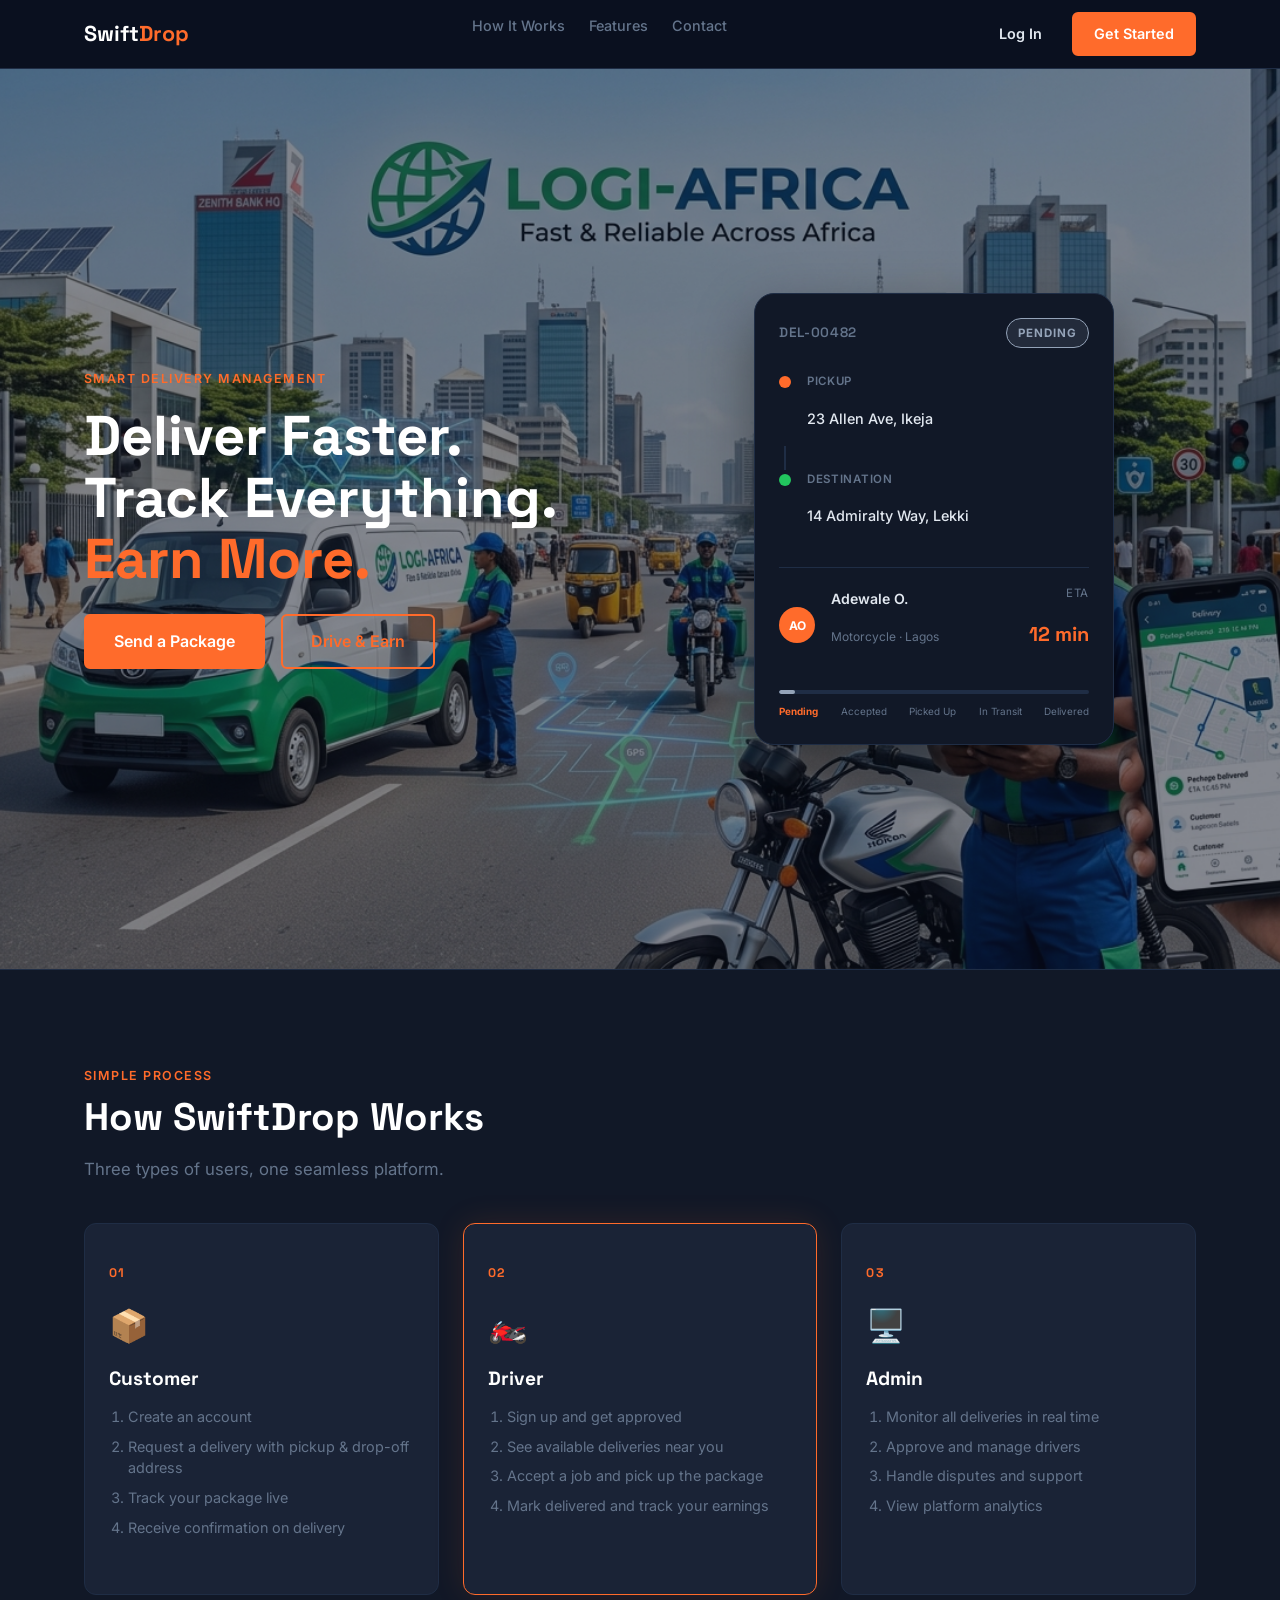
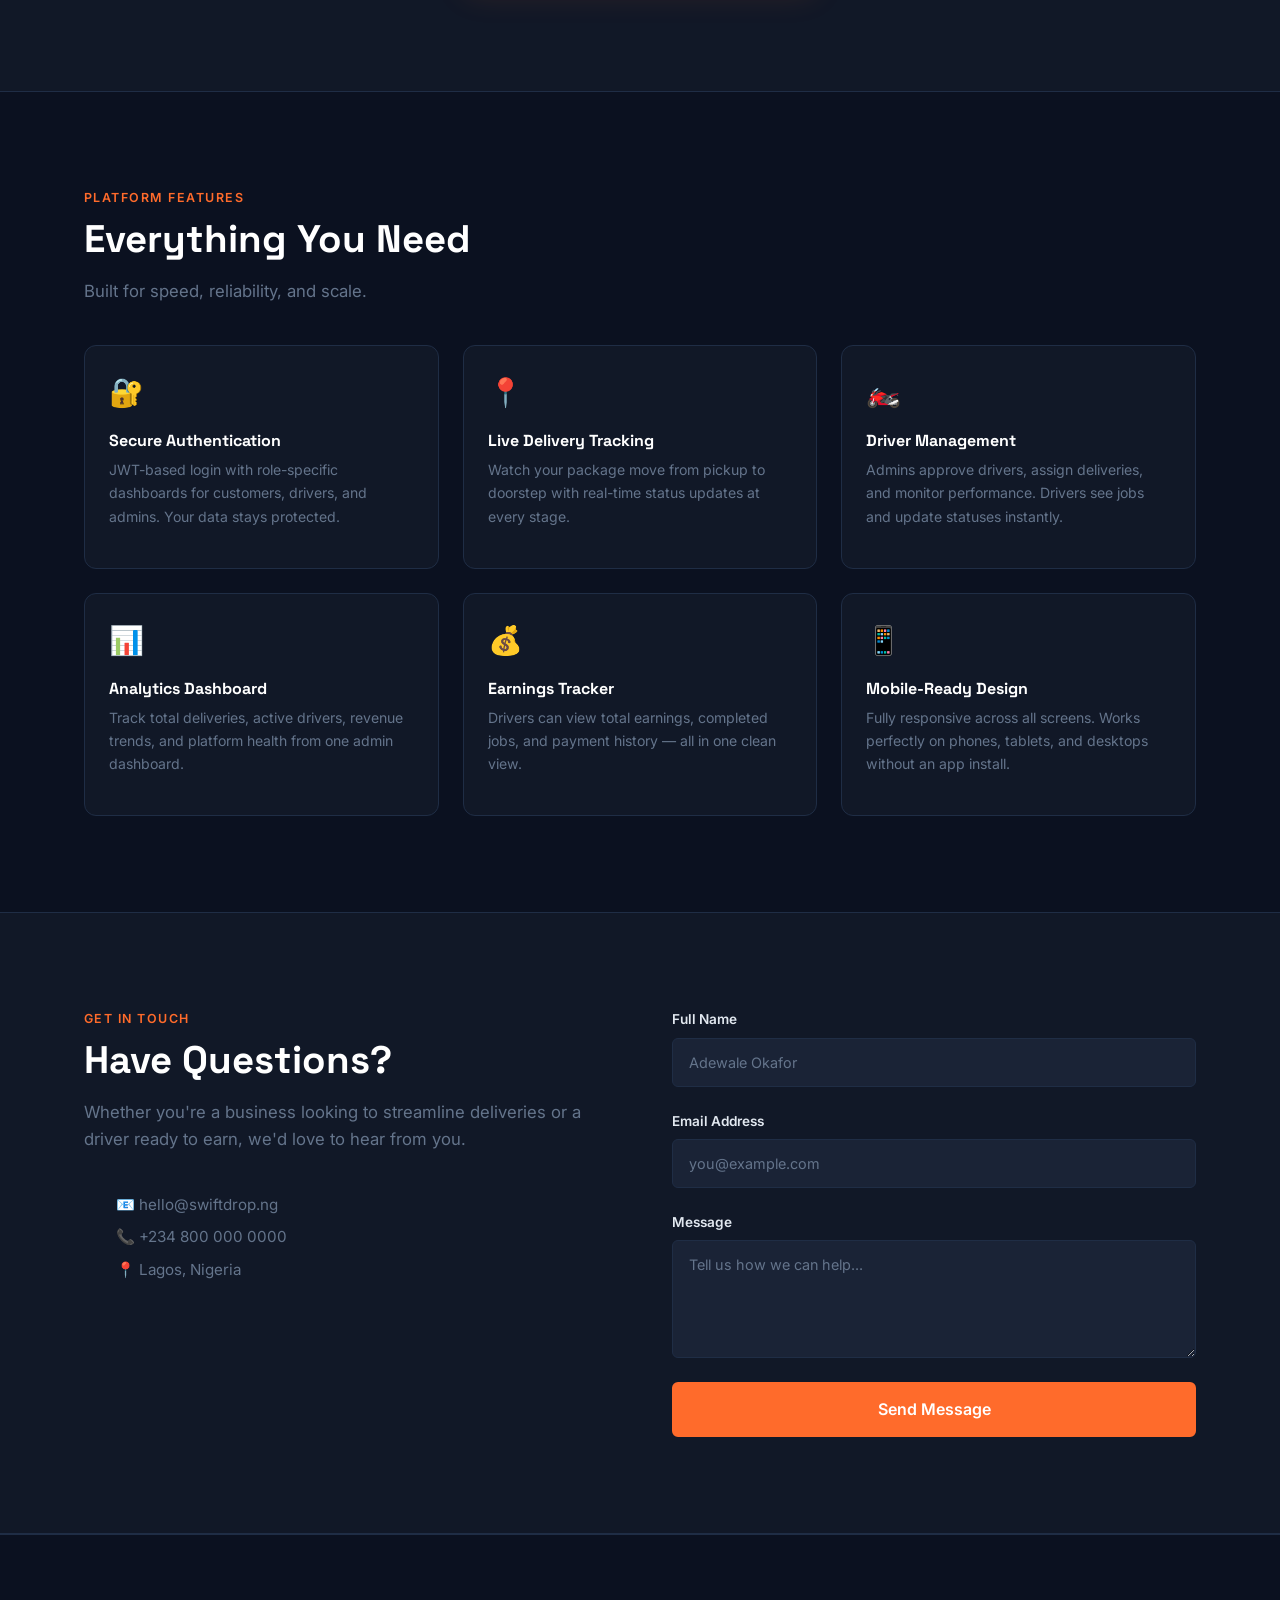
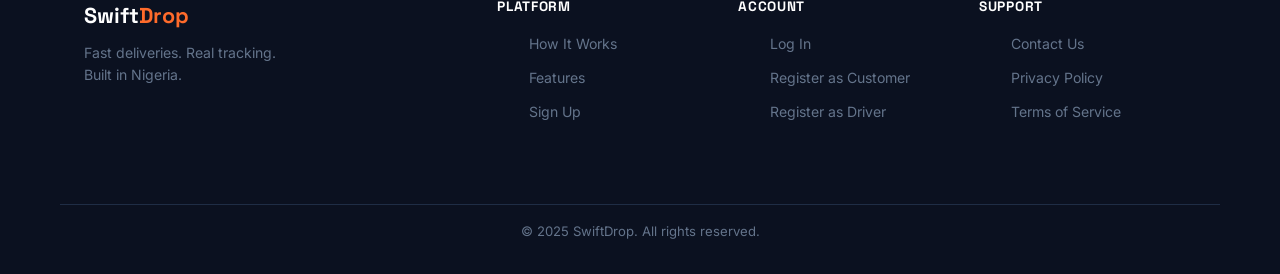
<file: index.html>
<!DOCTYPE html>
<html lang="en">
  <head>
    <meta charset="UTF-8" />
    <meta name="viewport" content="width=device-width, initial-scale=1.0" />
    <title>SwiftDrop – Smart Delivery Platform</title>
    <link rel="preconnect" href="https://fonts.googleapis.com" />
    <link rel="preconnect" href="https://fonts.gstatic.com" crossorigin />
    <link
      href="https://fonts.googleapis.com/css2?family=Space+Grotesk:wght@400;600;700&family=Inter:wght@400;500;600&display=swap"
      rel="stylesheet"
    />
    <link href="https://cdn.jsdelivr.net/npm/bootstrap@5.3.3/dist/css/bootstrap.min.css" rel="stylesheet" />
    <link rel="stylesheet" href="css/style.css" />
  </head>
  <body>

    <!-- ===================== HEADER / NAV ===================== -->
    <header class="site-header">
      <nav class="nav container">
        <a href="index.html" class="nav__logo">
          Swift<span class="accent">Drop</span>
        </a>
        <ul class="nav__links">
          <li><a href="#how-it-works">How It Works</a></li>
          <li><a href="#features">Features</a></li>
          <li><a href="#contact">Contact</a></li>
        </ul>
        <div class="nav__actions">
          <a href="login.html" class="btn btn--ghost">Log In</a>
          <a href="register.html" class="btn btn--primary">Get Started</a>
        </div>
      </nav>
    </header>

    <main>

      <section id="hero" class="hero" style="position:relative; min-height:100vh; display:flex; align-items:center;">
        <video class="bg-video" autoplay muted loop playsinline style="position:absolute; inset:0; width:100%; height:100%; object-fit:cover; z-index:-1;" poster="asset/images/main.png">
          <source src="asset/images/main.mp4" type="video/mp4">
        </video>
        <div style="position:absolute; inset:0; background:rgba(11, 17, 32, 0.5); z-index:-1;"></div>
        <div class="container hero__inner">

          <div class="hero__text">
            <p class="hero__eyebrow">Smart Delivery Management</p>
            <h1 class="hero__headline">
              Deliver Faster.<br />
              Track Everything.<br />
              <span class="accent">Earn More.</span>
            </h1>
          
            <div class="hero__ctas">
              <a href="register.html" class="btn btn--primary btn--lg">
                Send a Package
              </a>
              <a href="register.html?role=driver" class="btn btn--outline btn--lg">
                Drive & Earn
              </a>
            </div>
          </div>

          <!-- Animated delivery status card — signature element -->
          <div class="hero__card" aria-hidden="true">
            <div class="delivery-card">
              <div class="delivery-card__header">
                <span class="delivery-card__id">DEL-00482</span>
                <span class="delivery-card__status" id="js-status">PENDING</span>
              </div>
              <div class="delivery-card__route">
                <div class="route__point">
                  <span class="route__dot route__dot--pickup"></span>
                  <div>
                    <p class="route__label">Pickup</p>
                    <p class="route__address">23 Allen Ave, Ikeja</p>
                  </div>
                </div>
                <div class="route__line"></div>
                <div class="route__point">
                  <span class="route__dot route__dot--drop"></span>
                  <div>
                    <p class="route__label">Destination</p>
                    <p class="route__address">14 Admiralty Way, Lekki</p>
                  </div>
                </div>
              </div>
              <div class="delivery-card__footer">
                <div class="delivery-card__driver">
                  <div class="driver-avatar">AO</div>
                  <div>
                    <p class="driver-name">Adewale O.</p>
                    <p class="driver-vehicle">Motorcycle · Lagos</p>
                  </div>
                </div>
                <div class="delivery-card__eta">
                  <p class="eta-label">ETA</p>
                  <p class="eta-time">12 min</p>
                </div>
              </div>
              <!-- Progress bar -->
              <div class="progress-track">
                <div class="progress-fill" id="js-progress"></div>
              </div>
              <div class="progress-steps">
                <span class="step" data-step="0">Pending</span>
                <span class="step" data-step="1">Accepted</span>
                <span class="step" data-step="2">Picked Up</span>
                <span class="step" data-step="3">In Transit</span>
                <span class="step" data-step="4">Delivered</span>
              </div>
            </div>
          </div>

        </div>
      </section>

      <!-- ===================== HOW IT WORKS ===================== -->
      <section id="how-it-works" class="how-it-works">
        <div class="container">
          <p class="section__eyebrow">Simple Process</p>
          <h2 class="section__title">How SwiftDrop Works</h2>
          <p class="section__subtitle">
            Three types of users, one seamless platform.
          </p>

          <div class="how-grid">

            <div class="how-card">
              <div class="how-card__number">01</div>
              <div class="how-card__icon">📦</div>
              <h3 class="how-card__title">Customer</h3>
              <ol class="how-card__steps">
                <li>Create an account</li>
                <li>Request a delivery with pickup &amp; drop-off address</li>
                <li>Track your package live</li>
                <li>Receive confirmation on delivery</li>
              </ol>
            </div>

            <div class="how-card how-card--featured">
              <div class="how-card__number">02</div>
              <div class="how-card__icon">🏍️</div>
              <h3 class="how-card__title">Driver</h3>
              <ol class="how-card__steps">
                <li>Sign up and get approved</li>
                <li>See available deliveries near you</li>
                <li>Accept a job and pick up the package</li>
                <li>Mark delivered and track your earnings</li>
              </ol>
            </div>

            <div class="how-card">
              <div class="how-card__number">03</div>
              <div class="how-card__icon">🖥️</div>
              <h3 class="how-card__title">Admin</h3>
              <ol class="how-card__steps">
                <li>Monitor all deliveries in real time</li>
                <li>Approve and manage drivers</li>
                <li>Handle disputes and support</li>
                <li>View platform analytics</li>
              </ol>
            </div>

          </div>
        </div>
      </section>

      <!-- ===================== FEATURES ===================== -->
      <section id="features" class="features">
        <div class="container">
          <p class="section__eyebrow">Platform Features</p>
          <h2 class="section__title">Everything You Need</h2>
          <p class="section__subtitle">
            Built for speed, reliability, and scale.
          </p>

          <div class="features-grid">

            <article class="feature-card">
              <div class="feature-card__icon">🔐</div>
              <h3 class="feature-card__title">Secure Authentication</h3>
              <p class="feature-card__desc">
                JWT-based login with role-specific dashboards for customers,
                drivers, and admins. Your data stays protected.
              </p>
            </article>

            <article class="feature-card">
              <div class="feature-card__icon">📍</div>
              <h3 class="feature-card__title">Live Delivery Tracking</h3>
              <p class="feature-card__desc">
                Watch your package move from pickup to doorstep with
                real-time status updates at every stage.
              </p>
            </article>

            <article class="feature-card">
              <div class="feature-card__icon">🏍️</div>
              <h3 class="feature-card__title">Driver Management</h3>
              <p class="feature-card__desc">
                Admins approve drivers, assign deliveries, and monitor
                performance. Drivers see jobs and update statuses instantly.
              </p>
            </article>

            <article class="feature-card">
              <div class="feature-card__icon">📊</div>
              <h3 class="feature-card__title">Analytics Dashboard</h3>
              <p class="feature-card__desc">
                Track total deliveries, active drivers, revenue trends, and
                platform health from one admin dashboard.
              </p>
            </article>

            <article class="feature-card">
              <div class="feature-card__icon">💰</div>
              <h3 class="feature-card__title">Earnings Tracker</h3>
              <p class="feature-card__desc">
                Drivers can view total earnings, completed jobs, and payment
                history — all in one clean view.
              </p>
            </article>

            <article class="feature-card">
              <div class="feature-card__icon">📱</div>
              <h3 class="feature-card__title">Mobile-Ready Design</h3>
              <p class="feature-card__desc">
                Fully responsive across all screens. Works perfectly on
                phones, tablets, and desktops without an app install.
              </p>
            </article>

          </div>
        </div>
      </section>

      <!-- ===================== CONTACT ===================== -->
      <section id="contact" class="contact">
        <div class="container contact__inner">
          <div class="contact__text">
            <p class="section__eyebrow">Get In Touch</p>
            <h2 class="section__title">Have Questions?</h2>
            <p class="section__subtitle">
              Whether you're a business looking to streamline deliveries or a
              driver ready to earn, we'd love to hear from you.
            </p>
            <ul class="contact__details">
              <li>📧 hello@swiftdrop.ng</li>
              <li>📞 +234 800 000 0000</li>
              <li>📍 Lagos, Nigeria</li>
            </ul>
          </div>
          <form class="contact__form" novalidate>
            <div class="form-group">
              <label for="contact-name">Full Name</label>
              <input
                type="text"
                id="contact-name"
                name="name"
                placeholder="Adewale Okafor"
                required
              />
            </div>
            <div class="form-group">
              <label for="contact-email">Email Address</label>
              <input
                type="email"
                id="contact-email"
                name="email"
                placeholder="you@example.com"
                required
              />
            </div>
            <div class="form-group">
              <label for="contact-message">Message</label>
              <textarea
                id="contact-message"
                name="message"
                rows="4"
                placeholder="Tell us how we can help..."
                required
              ></textarea>
            </div>
            <button type="submit" class="btn btn--primary btn--lg btn--full">
              Send Message
            </button>
          </form>
        </div>
      </section>

    </main>

    <!-- ===================== FOOTER ===================== -->
    <footer class="site-footer">
      <div class="container footer__inner">
        <div class="footer__brand">
          <a href="index.html" class="nav__logo">
            Swift<span class="accent">Drop</span>
          </a>
          <p class="footer__tagline">
            Fast deliveries. Real tracking. Built in Nigeria.
          </p>
        </div>
        <nav class="footer__nav" aria-label="Footer navigation">
          <div class="footer__col">
            <h4>Platform</h4>
            <ul>
              <li><a href="#how-it-works">How It Works</a></li>
              <li><a href="#features">Features</a></li>
              <li><a href="register.html">Sign Up</a></li>
            </ul>
          </div>
          <div class="footer__col">
            <h4>Account</h4>
            <ul>
              <li><a href="login.html">Log In</a></li>
              <li><a href="register.html">Register as Customer</a></li>
              <li><a href="register.html?role=driver">Register as Driver</a></li>
            </ul>
          </div>
          <div class="footer__col">
            <h4>Support</h4>
            <ul>
              <li><a href="#contact">Contact Us</a></li>
              <li><a href="#">Privacy Policy</a></li>
              <li><a href="#">Terms of Service</a></li>
            </ul>
          </div>
        </nav>
      </div>
      <div class="footer__bottom container">
        <p>&copy; 2025 SwiftDrop. All rights reserved.</p>
      </div>
    </footer>

    <script src="https://cdn.jsdelivr.net/npm/bootstrap@5.3.3/dist/js/bootstrap.bundle.min.js"></script>
    <script src="js/landing.js"></script>
  </body>
</html>
</file>
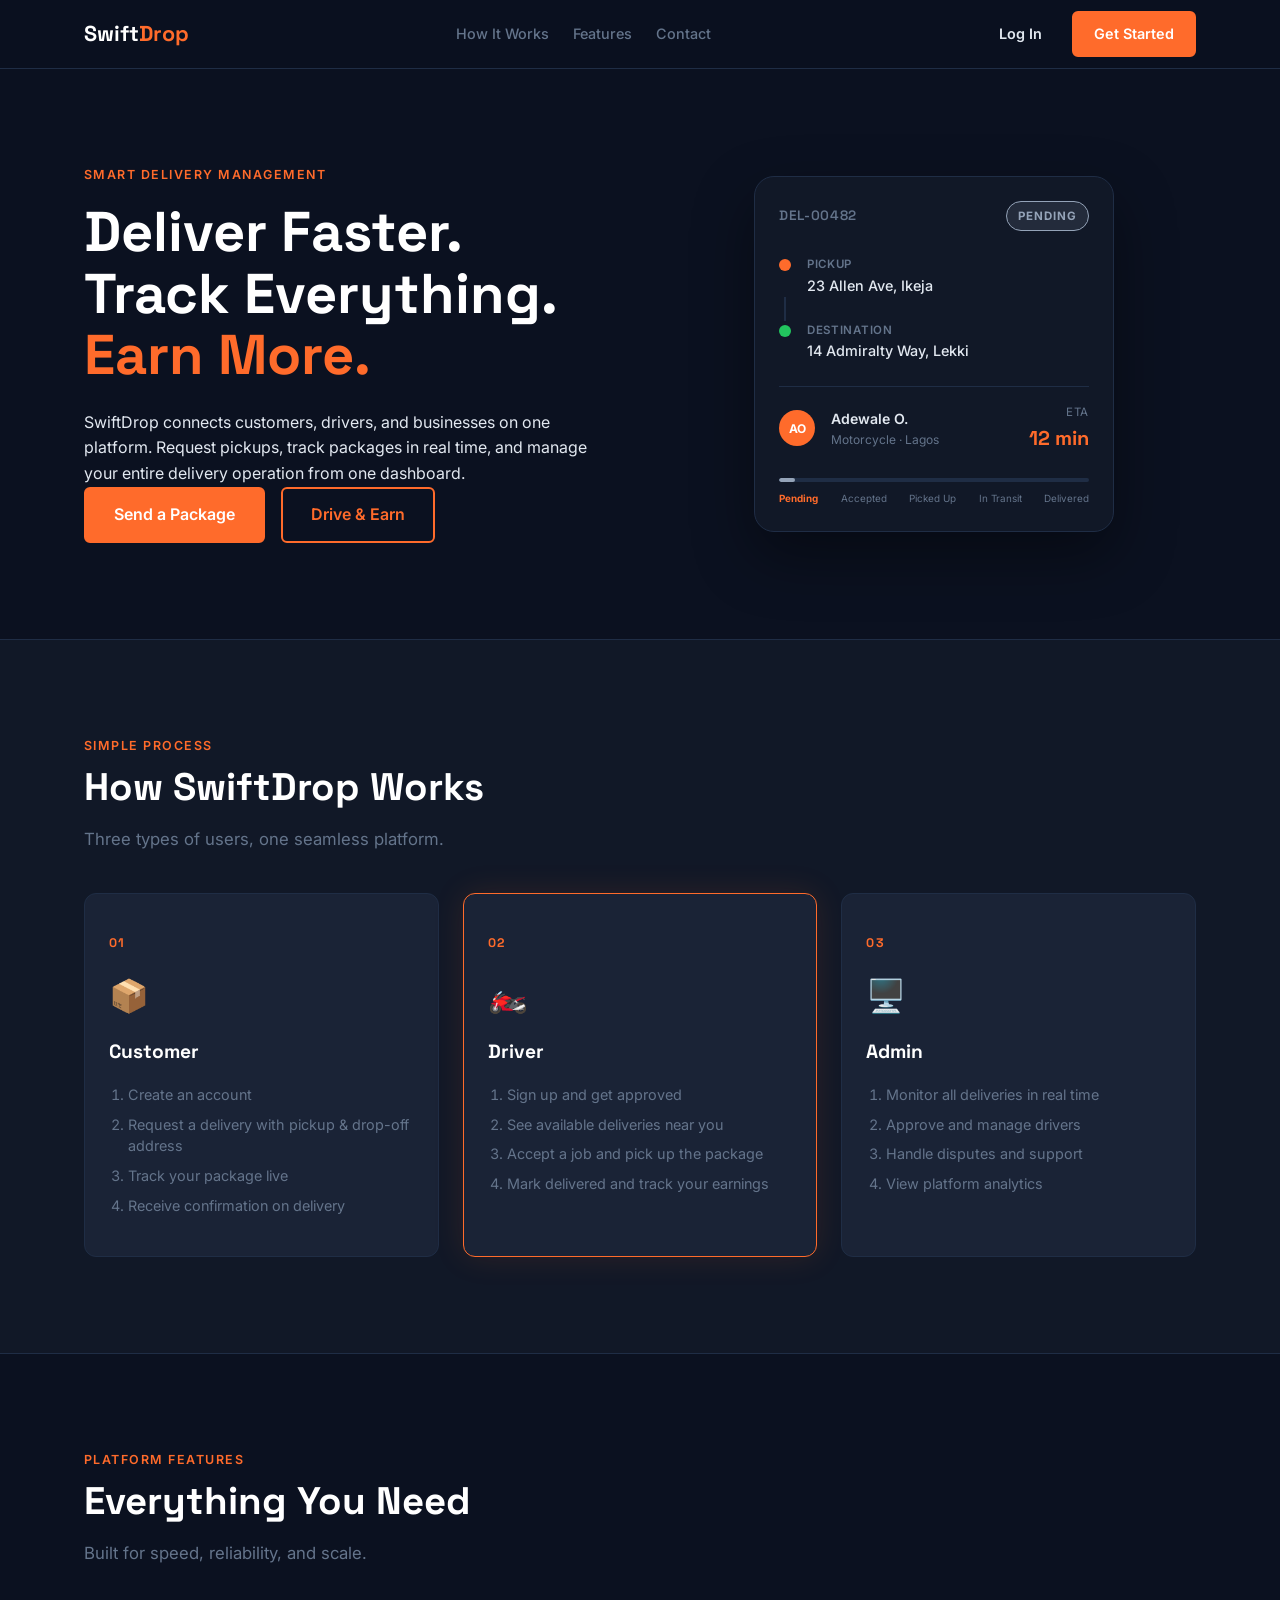
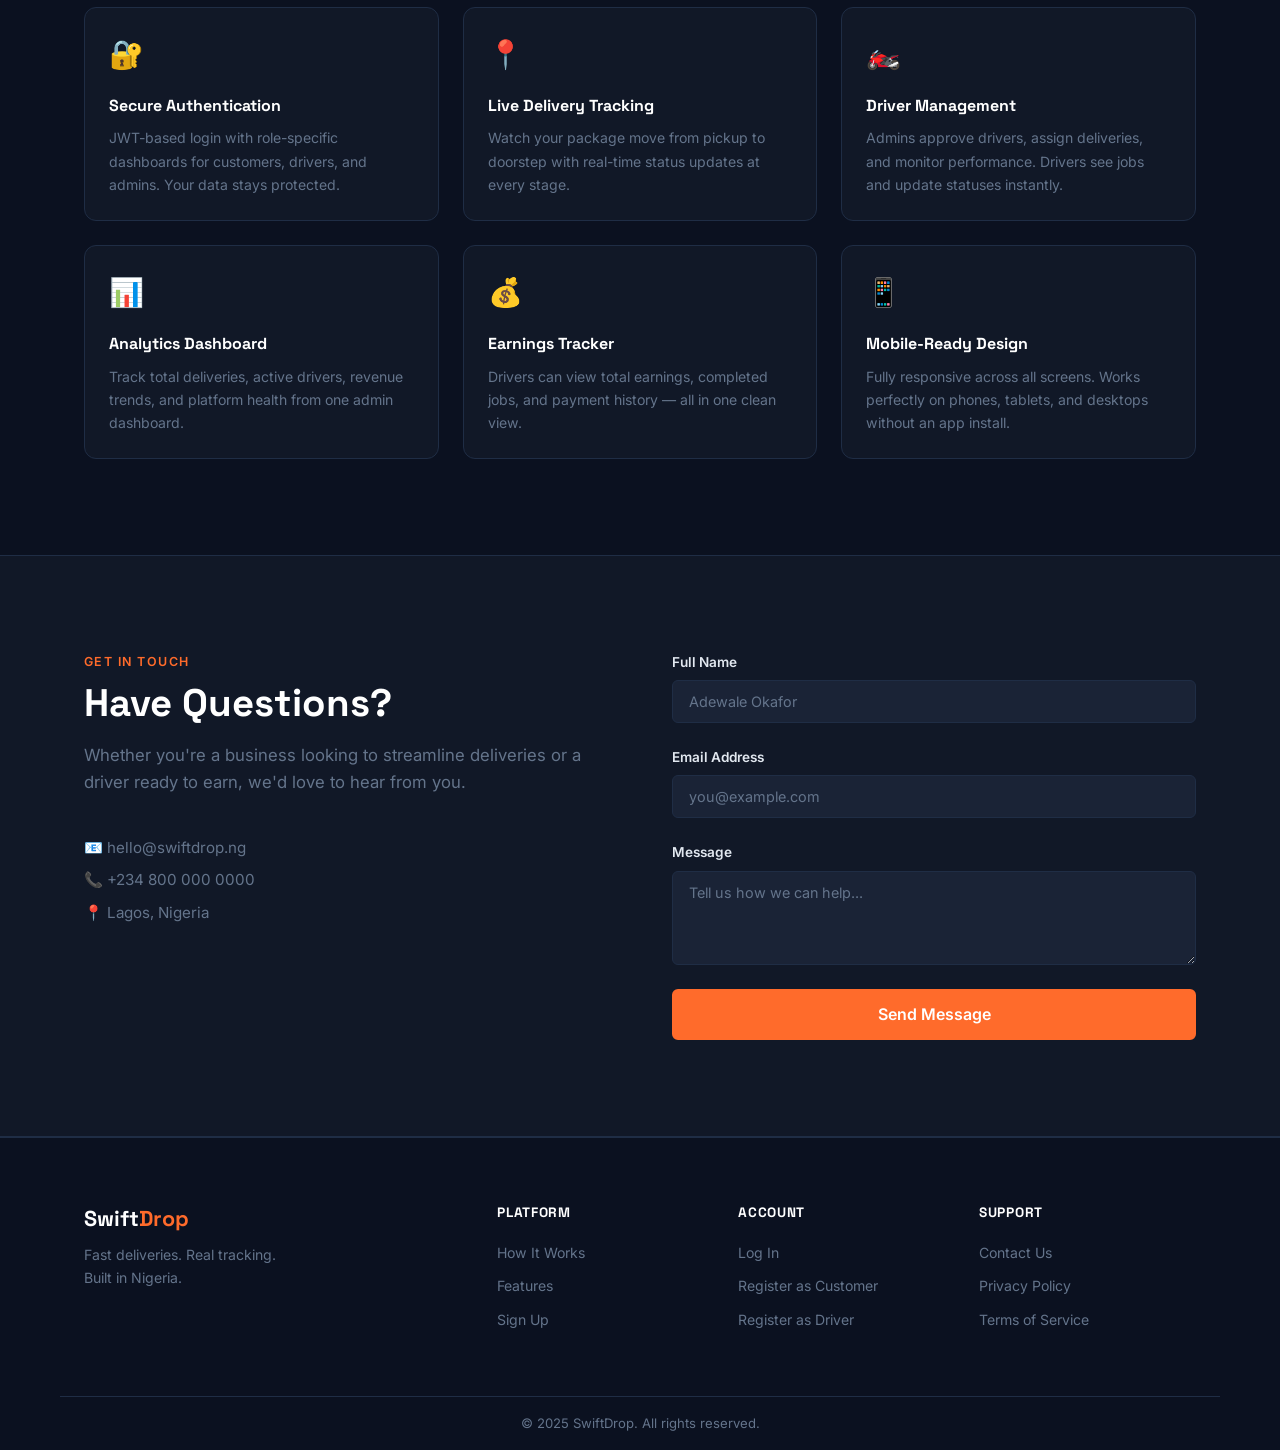
<file: app.html>
<!DOCTYPE html>
<html lang="en">
  <head>
    <meta charset="UTF-8" />
    <meta name="viewport" content="width=device-width, initial-scale=1.0" />
    <title>SwiftDrop – Smart Delivery Platform</title>
    <link rel="preconnect" href="https://fonts.googleapis.com" />
    <link rel="preconnect" href="https://fonts.gstatic.com" crossorigin />
    <link
      href="https://fonts.googleapis.com/css2?family=Space+Grotesk:wght@400;600;700&family=Inter:wght@400;500;600&display=swap"
      rel="stylesheet"
    />
    <link rel="stylesheet" href="css/style.css" />
  </head>
  <body>

    <!-- ===================== HEADER / NAV ===================== -->
    <header class="site-header">
      <nav class="nav container">
        <a href="app.html" class="nav__logo">
          Swift<span class="accent">Drop</span>
        </a>
        <ul class="nav__links">
          <li><a href="#how-it-works">How It Works</a></li>
          <li><a href="#features">Features</a></li>
          <li><a href="#contact">Contact</a></li>
        </ul>
        <div class="nav__actions">
          <a href="login.html" class="btn btn--ghost">Log In</a>
          <a href="register.html" class="btn btn--primary">Get Started</a>
        </div>
      </nav>
    </header>

    <main>

      <!-- ===================== HERO ===================== -->
      <section id="hero" class="hero">
        <div class="container hero__inner">

          <div class="hero__text">
            <p class="hero__eyebrow">Smart Delivery Management</p>
            <h1 class="hero__headline">
              Deliver Faster.<br />
              Track Everything.<br />
              <span class="accent">Earn More.</span>
            </h1>
            <p class="hero__subtext">
              SwiftDrop connects customers, drivers, and businesses on one
              platform. Request pickups, track packages in real time, and
              manage your entire delivery operation from one dashboard.
            </p>
            <div class="hero__ctas">
              <a href="register.html" class="btn btn--primary btn--lg">
                Send a Package
              </a>
              <a href="register.html?role=driver" class="btn btn--outline btn--lg">
                Drive & Earn
              </a>
            </div>
          </div>

          <!-- Animated delivery status card — signature element -->
          <div class="hero__card" aria-hidden="true">
            <div class="delivery-card">
              <div class="delivery-card__header">
                <span class="delivery-card__id">DEL-00482</span>
                <span class="delivery-card__status" id="js-status">PENDING</span>
              </div>
              <div class="delivery-card__route">
                <div class="route__point">
                  <span class="route__dot route__dot--pickup"></span>
                  <div>
                    <p class="route__label">Pickup</p>
                    <p class="route__address">23 Allen Ave, Ikeja</p>
                  </div>
                </div>
                <div class="route__line"></div>
                <div class="route__point">
                  <span class="route__dot route__dot--drop"></span>
                  <div>
                    <p class="route__label">Destination</p>
                    <p class="route__address">14 Admiralty Way, Lekki</p>
                  </div>
                </div>
              </div>
              <div class="delivery-card__footer">
                <div class="delivery-card__driver">
                  <div class="driver-avatar">AO</div>
                  <div>
                    <p class="driver-name">Adewale O.</p>
                    <p class="driver-vehicle">Motorcycle · Lagos</p>
                  </div>
                </div>
                <div class="delivery-card__eta">
                  <p class="eta-label">ETA</p>
                  <p class="eta-time">12 min</p>
                </div>
              </div>
              <!-- Progress bar -->
              <div class="progress-track">
                <div class="progress-fill" id="js-progress"></div>
              </div>
              <div class="progress-steps">
                <span class="step" data-step="0">Pending</span>
                <span class="step" data-step="1">Accepted</span>
                <span class="step" data-step="2">Picked Up</span>
                <span class="step" data-step="3">In Transit</span>
                <span class="step" data-step="4">Delivered</span>
              </div>
            </div>
          </div>

        </div>
      </section>

      <!-- ===================== HOW IT WORKS ===================== -->
      <section id="how-it-works" class="how-it-works">
        <div class="container">
          <p class="section__eyebrow">Simple Process</p>
          <h2 class="section__title">How SwiftDrop Works</h2>
          <p class="section__subtitle">
            Three types of users, one seamless platform.
          </p>

          <div class="how-grid">

            <div class="how-card">
              <div class="how-card__number">01</div>
              <div class="how-card__icon">📦</div>
              <h3 class="how-card__title">Customer</h3>
              <ol class="how-card__steps">
                <li>Create an account</li>
                <li>Request a delivery with pickup &amp; drop-off address</li>
                <li>Track your package live</li>
                <li>Receive confirmation on delivery</li>
              </ol>
            </div>

            <div class="how-card how-card--featured">
              <div class="how-card__number">02</div>
              <div class="how-card__icon">🏍️</div>
              <h3 class="how-card__title">Driver</h3>
              <ol class="how-card__steps">
                <li>Sign up and get approved</li>
                <li>See available deliveries near you</li>
                <li>Accept a job and pick up the package</li>
                <li>Mark delivered and track your earnings</li>
              </ol>
            </div>

            <div class="how-card">
              <div class="how-card__number">03</div>
              <div class="how-card__icon">🖥️</div>
              <h3 class="how-card__title">Admin</h3>
              <ol class="how-card__steps">
                <li>Monitor all deliveries in real time</li>
                <li>Approve and manage drivers</li>
                <li>Handle disputes and support</li>
                <li>View platform analytics</li>
              </ol>
            </div>

          </div>
        </div>
      </section>

      <!-- ===================== FEATURES ===================== -->
      <section id="features" class="features">
        <div class="container">
          <p class="section__eyebrow">Platform Features</p>
          <h2 class="section__title">Everything You Need</h2>
          <p class="section__subtitle">
            Built for speed, reliability, and scale.
          </p>

          <div class="features-grid">

            <article class="feature-card">
              <div class="feature-card__icon">🔐</div>
              <h3 class="feature-card__title">Secure Authentication</h3>
              <p class="feature-card__desc">
                JWT-based login with role-specific dashboards for customers,
                drivers, and admins. Your data stays protected.
              </p>
            </article>

            <article class="feature-card">
              <div class="feature-card__icon">📍</div>
              <h3 class="feature-card__title">Live Delivery Tracking</h3>
              <p class="feature-card__desc">
                Watch your package move from pickup to doorstep with
                real-time status updates at every stage.
              </p>
            </article>

            <article class="feature-card">
              <div class="feature-card__icon">🏍️</div>
              <h3 class="feature-card__title">Driver Management</h3>
              <p class="feature-card__desc">
                Admins approve drivers, assign deliveries, and monitor
                performance. Drivers see jobs and update statuses instantly.
              </p>
            </article>

            <article class="feature-card">
              <div class="feature-card__icon">📊</div>
              <h3 class="feature-card__title">Analytics Dashboard</h3>
              <p class="feature-card__desc">
                Track total deliveries, active drivers, revenue trends, and
                platform health from one admin dashboard.
              </p>
            </article>

            <article class="feature-card">
              <div class="feature-card__icon">💰</div>
              <h3 class="feature-card__title">Earnings Tracker</h3>
              <p class="feature-card__desc">
                Drivers can view total earnings, completed jobs, and payment
                history — all in one clean view.
              </p>
            </article>

            <article class="feature-card">
              <div class="feature-card__icon">📱</div>
              <h3 class="feature-card__title">Mobile-Ready Design</h3>
              <p class="feature-card__desc">
                Fully responsive across all screens. Works perfectly on
                phones, tablets, and desktops without an app install.
              </p>
            </article>

          </div>
        </div>
      </section>

      <!-- ===================== CONTACT ===================== -->
      <section id="contact" class="contact">
        <div class="container contact__inner">
          <div class="contact__text">
            <p class="section__eyebrow">Get In Touch</p>
            <h2 class="section__title">Have Questions?</h2>
            <p class="section__subtitle">
              Whether you're a business looking to streamline deliveries or a
              driver ready to earn, we'd love to hear from you.
            </p>
            <ul class="contact__details">
              <li>📧 hello@swiftdrop.ng</li>
              <li>📞 +234 800 000 0000</li>
              <li>📍 Lagos, Nigeria</li>
            </ul>
          </div>
          <form class="contact__form" novalidate>
            <div class="form-group">
              <label for="contact-name">Full Name</label>
              <input
                type="text"
                id="contact-name"
                name="name"
                placeholder="Adewale Okafor"
                required
              />
            </div>
            <div class="form-group">
              <label for="contact-email">Email Address</label>
              <input
                type="email"
                id="contact-email"
                name="email"
                placeholder="you@example.com"
                required
              />
            </div>
            <div class="form-group">
              <label for="contact-message">Message</label>
              <textarea
                id="contact-message"
                name="message"
                rows="4"
                placeholder="Tell us how we can help..."
                required
              ></textarea>
            </div>
            <button type="submit" class="btn btn--primary btn--lg btn--full">
              Send Message
            </button>
          </form>
        </div>
      </section>

    </main>

    <!-- ===================== FOOTER ===================== -->
    <footer class="site-footer">
      <div class="container footer__inner">
        <div class="footer__brand">
          <a href="index.html" class="nav__logo">
            Swift<span class="accent">Drop</span>
          </a>
          <p class="footer__tagline">
            Fast deliveries. Real tracking. Built in Nigeria.
          </p>
        </div>
        <nav class="footer__nav" aria-label="Footer navigation">
          <div class="footer__col">
            <h4>Platform</h4>
            <ul>
              <li><a href="#how-it-works">How It Works</a></li>
              <li><a href="#features">Features</a></li>
              <li><a href="register.html">Sign Up</a></li>
            </ul>
          </div>
          <div class="footer__col">
            <h4>Account</h4>
            <ul>
              <li><a href="login.html">Log In</a></li>
              <li><a href="register.html">Register as Customer</a></li>
              <li><a href="register.html?role=driver">Register as Driver</a></li>
            </ul>
          </div>
          <div class="footer__col">
            <h4>Support</h4>
            <ul>
              <li><a href="#contact">Contact Us</a></li>
              <li><a href="#">Privacy Policy</a></li>
              <li><a href="#">Terms of Service</a></li>
            </ul>
          </div>
        </nav>
      </div>
      <div class="footer__bottom container">
        <p>&copy; 2025 SwiftDrop. All rights reserved.</p>
      </div>
    </footer>

    <script>
      // Animated delivery status cycling
      const statuses = ["PENDING", "ACCEPTED", "PICKED UP", "IN TRANSIT", "DELIVERED"];
      const statusColors = ["#94a3b8", "#facc15", "#60a5fa", "#FF6B2B", "#22c55e"];
      const progressWidths = ["5%", "25%", "50%", "75%", "100%"];

      let currentStep = 0;
      const statusEl = document.getElementById("js-status");
      const progressEl = document.getElementById("js-progress");
      const stepEls = document.querySelectorAll(".step");

      function updateStatus() {
        statusEl.textContent = statuses[currentStep];
        statusEl.style.background = statusColors[currentStep] + "22";
        statusEl.style.color = statusColors[currentStep];
        statusEl.style.borderColor = statusColors[currentStep];
        progressEl.style.width = progressWidths[currentStep];
        progressEl.style.background = statusColors[currentStep];

        stepEls.forEach((el, i) => {
          el.classList.toggle("step--active", i === currentStep);
          el.classList.toggle("step--done", i < currentStep);
        });

        currentStep = (currentStep + 1) % statuses.length;
      }

      updateStatus();
      setInterval(updateStatus, 2000);

      // Smooth scroll for nav links
      document.querySelectorAll('a[href^="#"]').forEach((anchor) => {
        anchor.addEventListener("click", function (e) {
          e.preventDefault();
          const target = document.querySelector(this.getAttribute("href"));
          if (target) target.scrollIntoView({ behavior: "smooth" });
        });
      });
    </script>

  </body>
</html>
</file>
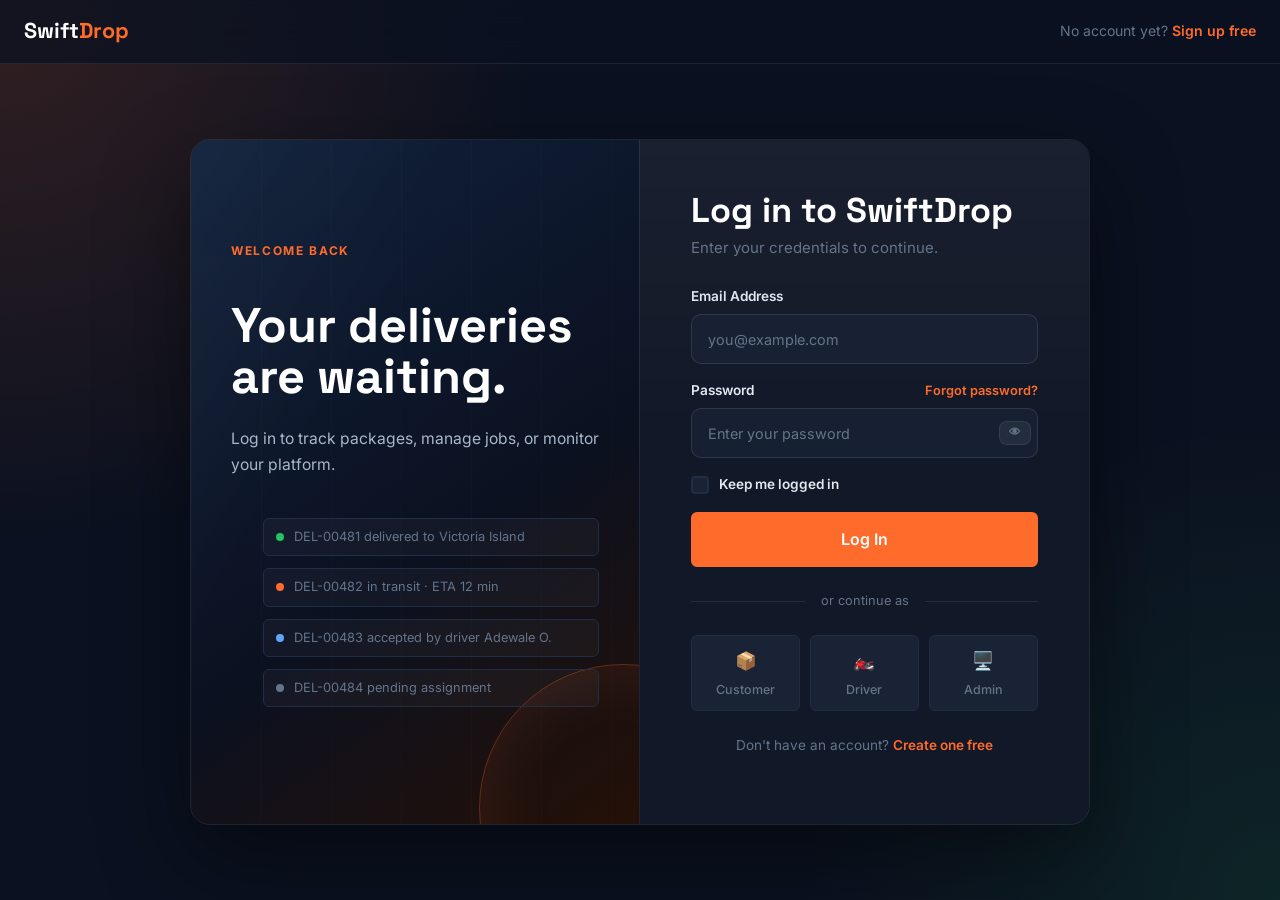
<file: login.html>
<!DOCTYPE html>
<html lang="en">
  <head>
    <meta charset="UTF-8" />
    <meta name="viewport" content="width=device-width, initial-scale=1.0" />
    <title>Log In – SwiftDrop</title>
    <link rel="preconnect" href="https://fonts.googleapis.com" />
    <link rel="preconnect" href="https://fonts.gstatic.com" crossorigin />
    <link
      href="https://fonts.googleapis.com/css2?family=Space+Grotesk:wght@400;600;700&family=Inter:wght@400;500;600&display=swap"
      rel="stylesheet"
    />
    <link href="https://cdn.jsdelivr.net/npm/bootstrap@5.3.3/dist/css/bootstrap.min.css" rel="stylesheet" />
    <link rel="stylesheet" href="css/style.css" />
    <link rel="stylesheet" href="css/auth.css" />
  </head>
  <body class="auth-page">

    <!-- ===================== HEADER ===================== -->
    <header class="auth-header">
      <a href="index.html" class="nav__logo">
        Swift<span class="accent">Drop</span>
      </a>
      <p class="auth-header__hint">
        No account yet?
        <a href="register.html" class="auth-link">Sign up free</a>
      </p>
    </header>

    <!-- ===================== MAIN ===================== -->
    <main class="auth-main">
      <div class="auth-card">

        <!-- Left panel — branding -->
        <div class="auth-card__panel auth-card__panel--brand">
          <div class="brand-panel__inner">
            <p class="brand-panel__eyebrow">Welcome back</p>
            <h1 class="brand-panel__headline">
              Your deliveries<br />are waiting.
            </h1>
            <p class="brand-panel__sub">
              Log in to track packages, manage jobs, or monitor your platform.
            </p>

            <!-- Mini status feed -->
            <ul class="status-feed" aria-hidden="true">
              <li class="status-feed__item status-feed__item--delivered">
                <span class="status-dot"></span>
                <span>DEL-00481 delivered to Victoria Island</span>
              </li>
              <li class="status-feed__item status-feed__item--transit">
                <span class="status-dot"></span>
                <span>DEL-00482 in transit · ETA 12 min</span>
              </li>
              <li class="status-feed__item status-feed__item--accepted">
                <span class="status-dot"></span>
                <span>DEL-00483 accepted by driver Adewale O.</span>
              </li>
              <li class="status-feed__item status-feed__item--pending">
                <span class="status-dot"></span>
                <span>DEL-00484 pending assignment</span>
              </li>
            </ul>
          </div>
        </div>

        <!-- Right panel — form -->
        <div class="auth-card__panel auth-card__panel--form">
          <div class="form-panel__inner">
            <h2 class="form-panel__title">Log in to SwiftDrop</h2>
            <p class="form-panel__sub">Enter your credentials to continue.</p>

            <form class="auth-form" id="login-form" novalidate>

              <div class="form-group">
                <label for="email">Email Address</label>
                <input
                  type="email"
                  id="email"
                  name="email"
                  placeholder="you@example.com"
                  autocomplete="email"
                  required
                />
                <span class="field-error" id="email-error"></span>
              </div>

              <div class="form-group">
                <div class="form-group__header">
                  <label for="password">Password</label>
                  <a href="#" class="auth-link auth-link--sm">Forgot password?</a>
                </div>
                <div class="input-wrapper">
                  <input
                    type="password"
                    id="password"
                    name="password"
                    placeholder="Enter your password"
                    autocomplete="current-password"
                    required
                  />
                  <button
                    type="button"
                    class="toggle-password"
                    aria-label="Show password"
                    data-target="password"
                  >
                    👁
                  </button>
                </div>
                <span class="field-error" id="password-error"></span>
              </div>

              <div class="form-group form-group--checkbox">
                <label class="checkbox-label">
                  <input type="checkbox" name="remember" id="remember" />
                  <span class="checkbox-custom"></span>
                  Keep me logged in
                </label>
              </div>

              <div class="form-error" id="form-error" role="alert"></div>

              <button type="submit" class="btn btn--primary btn--lg btn--full" id="submit-btn">
                Log In
              </button>

            </form>

            <div class="auth-divider">
              <span>or continue as</span>
            </div>

            <div class="role-links">
              <a href="customer/dashboard.html" class="role-link">
                <span class="role-link__icon">📦</span>
                <span>Customer</span>
              </a>
              <a href="driver/dashboard.html" class="role-link">
                <span class="role-link__icon">🏍️</span>
                <span>Driver</span>
              </a>
              <a href="admin/dashboard.html" class="role-link">
                <span class="role-link__icon">🖥️</span>
                <span>Admin</span>
              </a>
            </div>

            <p class="form-panel__footer">
              Don't have an account?
              <a href="register.html" class="auth-link">Create one free</a>
            </p>
          </div>
        </div>

      </div>
    </main>

    <script src="https://cdn.jsdelivr.net/npm/bootstrap@5.3.3/dist/js/bootstrap.bundle.min.js"></script>
    <script src="js/app.js"></script>
  </body>
</html>
</file>
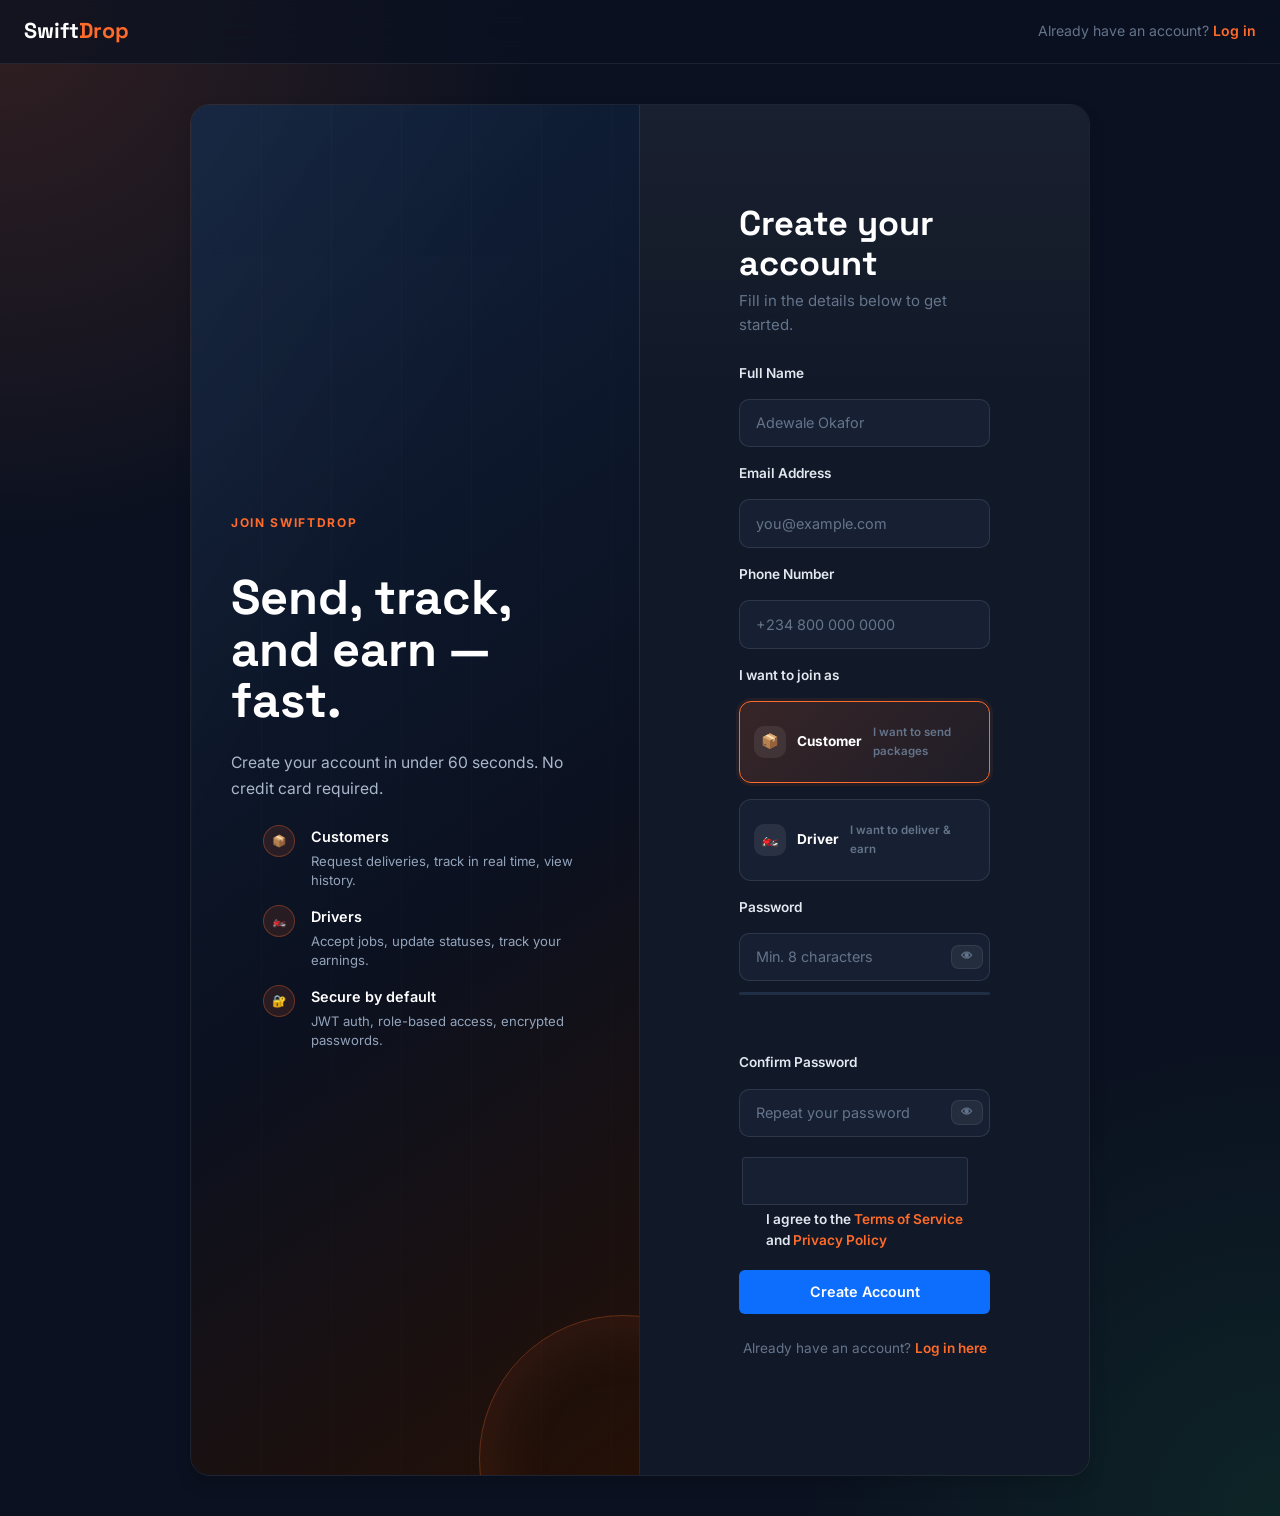
<file: Register.html>
<!DOCTYPE html>
<html lang="en">
  <head>
    <meta charset="UTF-8" />
    <meta name="viewport" content="width=device-width, initial-scale=1.0" />
    <title>Create Account – SwiftDrop</title>
    <link rel="preconnect" href="https://fonts.googleapis.com" />
    <link rel="preconnect" href="https://fonts.gstatic.com" crossorigin />
    <link
      href="https://fonts.googleapis.com/css2?family=Space+Grotesk:wght@400;600;700&family=Inter:wght@400;500;600&display=swap"
      rel="stylesheet"
    />
    <link
      href="https://cdn.jsdelivr.net/npm/bootstrap@5.3.3/dist/css/bootstrap.min.css"
      rel="stylesheet"
    />
    <link rel="stylesheet" href="css/style.css" />
    <link rel="stylesheet" href="css/auth.css" />
  </head>
  <body class="auth-page">

    <!-- ===================== HEADER ===================== -->
    <header class="auth-header">
      <a href="index.html" class="nav__logo">
        Swift<span class="accent">Drop</span>
      </a>
      <p class="auth-header__hint">
        Already have an account?
        <a href="login.html" class="auth-link">Log in</a>
      </p>
    </header>

    
    <main class="auth-main">
      <div class="auth-card shadow">

        <!-- Left panel — branding -->
        <div class="auth-card__panel auth-card__panel--brand">
          <div class="brand-panel__inner">
            <p class="brand-panel__eyebrow">Join SwiftDrop</p>
            <h1 class="brand-panel__headline">
              Send, track,<br />and earn — fast.
            </h1>
            <p class="brand-panel__sub">
              Create your account in under 60 seconds. No credit card required.
            </p>

            <!-- Benefit list -->
            <ul class="benefit-list">
              <li class="benefit-item">
                <span class="benefit-icon">📦</span>
                <div>
                  <strong>Customers</strong>
                  <p>Request deliveries, track in real time, view history.</p>
                </div>
              </li>
              <li class="benefit-item">
                <span class="benefit-icon">🏍️</span>
                <div>
                  <strong>Drivers</strong>
                  <p>Accept jobs, update statuses, track your earnings.</p>
                </div>
              </li>
              <li class="benefit-item">
                <span class="benefit-icon">🔐</span>
                <div>
                  <strong>Secure by default</strong>
                  <p>JWT auth, role-based access, encrypted passwords.</p>
                </div>
              </li>
            </ul>
          </div>
        </div>

        <!-- Right panel — form -->
        <div class="auth-card__panel auth-card__panel--form">
          <div class="form-panel__inner p-4 p-lg-5">
            <h2 class="form-panel__title">Create your account</h2>
            <p class="form-panel__sub">Fill in the details below to get started.</p>

            <form class="auth-form" id="register-form" novalidate>

              <div class="form-group">
                <label for="fullname" class="form-label">Full Name</label>
                <input
                  type="text"
                  id="fullname"
                  name="fullname"
                  class="form-control"
                  placeholder="Adewale Okafor"
                  autocomplete="name"
                  required
                />
                <span class="field-error" id="fullname-error"></span>
              </div>

              <div class="form-group">
                <label for="email" class="form-label">Email Address</label>
                <input
                  type="email"
                  id="email"
                  name="email"
                  class="form-control"
                  placeholder="you@example.com"
                  autocomplete="email"
                  required
                />
                <span class="field-error" id="email-error"></span>
              </div>

              <div class="form-group">
                <label for="phone" class="form-label">Phone Number</label>
                <input
                  type="tel"
                  id="phone"
                  name="phone"
                  class="form-control"
                  placeholder="+234 800 000 0000"
                  autocomplete="tel"
                  required
                />
                <span class="field-error" id="phone-error"></span>
              </div>

              <!-- Role selector -->
              <div class="form-group">
                <label class="form-label">I want to join as</label>
                <div class="role-selector d-flex flex-wrap gap-3" id="role-selector">
                  <label class="role-option" for="role-customer">
                    <input
                      type="radio"
                      id="role-customer"
                      name="role"
                      value="CUSTOMER"
                      checked
                    />
                    <span class="role-option__card">
                      <span class="role-option__icon">📦</span>
                      <span class="role-option__label">Customer</span>
                      <span class="role-option__desc">I want to send packages</span>
                    </span>
                  </label>
                  <label class="role-option" for="role-driver">
                    <input
                      type="radio"
                      id="role-driver"
                      name="role"
                      value="DRIVER"
                    />
                    <span class="role-option__card">
                      <span class="role-option__icon">🏍️</span>
                      <span class="role-option__label">Driver</span>
                      <span class="role-option__desc">I want to deliver & earn</span>
                    </span>
                  </label>
                </div>
                <span class="field-error" id="role-error"></span>
              </div>

              <!-- Driver-only field (shown conditionally) -->
              <div class="form-group" id="vehicle-group" style="display: none;">
                <label for="vehicle" class="form-label">Vehicle Type</label>
                <select id="vehicle" name="vehicle_type" class="form-select">
                  <option value="">Select your vehicle</option>
                  <option value="MOTORCYCLE">Motorcycle</option>
                  <option value="BICYCLE">Bicycle</option>
                  <option value="CAR">Car</option>
                  <option value="VAN">Van / Truck</option>
                </select>
                <span class="field-error" id="vehicle-error"></span>
              </div>

              <div class="form-group">
                <label for="password" class="form-label">Password</label>
                <div class="input-wrapper">
                  <input
                    type="password"
                    id="password"
                    name="password"
                    class="form-control"
                    placeholder="Min. 8 characters"
                    autocomplete="new-password"
                    required
                  />
                  <button
                    type="button"
                    class="btn btn-outline-secondary toggle-password"
                    aria-label="Show password"
                    data-target="password"
                  >👁</button>
                </div>
                <div class="password-strength" id="strength-bar">
                  <div class="strength-fill" id="strength-fill"></div>
                </div>
                <p class="strength-label" id="strength-label"></p>
                <span class="field-error" id="password-error"></span>
              </div>

              <div class="form-group">
                <label for="confirm-password" class="form-label">Confirm Password</label>
                <div class="input-wrapper">
                  <input
                    type="password"
                    id="confirm-password"
                    name="confirm_password"
                    class="form-control"
                    placeholder="Repeat your password"
                    autocomplete="new-password"
                    required
                  />
                  <button
                    type="button"
                    class="btn btn-outline-secondary toggle-password"
                    aria-label="Show confirm password"
                    data-target="confirm-password"
                  >👁</button>
                </div>
                <span class="field-error" id="confirm-error"></span>
              </div>

              <div class="form-group form-group--checkbox form-check">
                <input
                  class="form-check-input"
                  type="checkbox"
                  name="terms"
                  id="terms"
                  required
                />
                <label class="form-check-label checkbox-label" for="terms">
                  I agree to the
                  <a href="#" class="auth-link">Terms of Service</a>
                  and
                  <a href="#" class="auth-link">Privacy Policy</a>
                </label>
                <span class="field-error" id="terms-error"></span>
              </div>

              <div class="form-error" id="form-error" role="alert"></div>

              <button type="submit" class="btn btn-primary btn-lg w-100" id="submit-btn">
                Create Account
              </button>

            </form>

            <p class="form-panel__footer">
              Already have an account?
              <a href="login.html" class="auth-link">Log in here</a>
            </p>
          </div>
        </div>

      </div>
    </main>

    <script src="https://cdn.jsdelivr.net/npm/bootstrap@5.3.3/dist/js/bootstrap.bundle.min.js"></script>
    <script src="js/app.js"></script>
  </body>
</html>
</file>
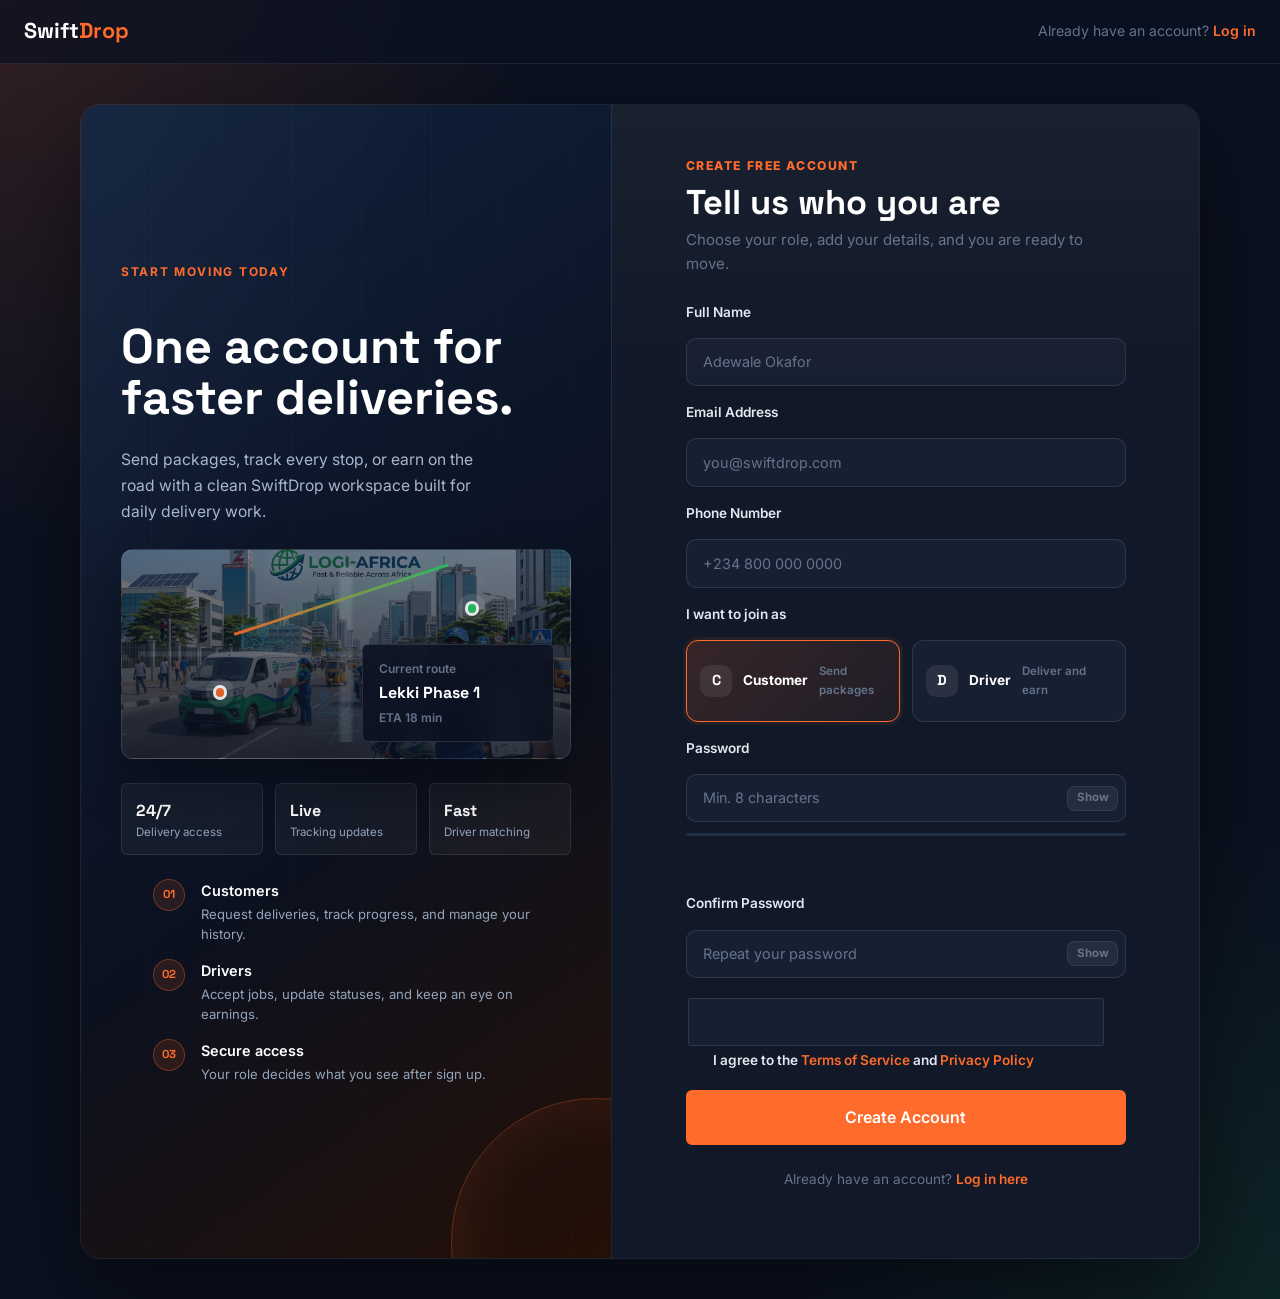
<file: register.html>
<!DOCTYPE html>
<html lang="en">
  <head>
    <meta charset="UTF-8" />
    <meta name="viewport" content="width=device-width, initial-scale=1.0" />
    <title>Create Account – SwiftDrop</title>
    <link rel="preconnect" href="https://fonts.googleapis.com" />
    <link rel="preconnect" href="https://fonts.gstatic.com" crossorigin />
    <link
      href="https://fonts.googleapis.com/css2?family=Space+Grotesk:wght@400;600;700&family=Inter:wght@400;500;600&display=swap"
      rel="stylesheet"
    />
    <link
      href="https://cdn.jsdelivr.net/npm/bootstrap@5.3.3/dist/css/bootstrap.min.css"
      rel="stylesheet"
    />
    <link rel="stylesheet" href="css/style.css" />
    <link rel="stylesheet" href="css/auth.css" />
  </head>
  <body class="auth-page auth-page--register">

    <!-- ===================== HEADER ===================== -->
    <header class="auth-header">
      <a href="index.html" class="nav__logo">
        Swift<span class="accent">Drop</span>
      </a>
      <p class="auth-header__hint">
        Already have an account?
        <a href="login.html" class="auth-link">Log in</a>
      </p>
    </header>

    
    <main class="auth-main">
      <div class="auth-card auth-card--register">

        <!-- Left panel — branding -->
        <div class="auth-card__panel auth-card__panel--brand register-hero">
          <div class="brand-panel__inner">
            <p class="brand-panel__eyebrow">Start moving today</p>
            <h1 class="brand-panel__headline">
              One account for<br />faster deliveries.
            </h1>
            <p class="brand-panel__sub">
              Send packages, track every stop, or earn on the road with a clean SwiftDrop workspace built for daily delivery work.
            </p>

            <div class="register-visual" aria-hidden="true">
              <div class="register-visual__map">
                <span class="map-pin map-pin--pickup"></span>
                <span class="map-pin map-pin--drop"></span>
                <span class="map-route"></span>
              </div>
              <div class="register-visual__card">
                <span class="visual-card__label">Current route</span>
                <strong>Lekki Phase 1</strong>
                <span>ETA 18 min</span>
              </div>
            </div>

            <div class="register-stats" aria-label="SwiftDrop highlights">
              <div>
                <strong>24/7</strong>
                <span>Delivery access</span>
              </div>
              <div>
                <strong>Live</strong>
                <span>Tracking updates</span>
              </div>
              <div>
                <strong>Fast</strong>
                <span>Driver matching</span>
              </div>
            </div>

            <ul class="benefit-list">
              <li class="benefit-item">
                <span class="benefit-icon">01</span>
                <div>
                  <strong>Customers</strong>
                  <p>Request deliveries, track progress, and manage your history.</p>
                </div>
              </li>
              <li class="benefit-item">
                <span class="benefit-icon">02</span>
                <div>
                  <strong>Drivers</strong>
                  <p>Accept jobs, update statuses, and keep an eye on earnings.</p>
                </div>
              </li>
              <li class="benefit-item">
                <span class="benefit-icon">03</span>
                <div>
                  <strong>Secure access</strong>
                  <p>Your role decides what you see after sign up.</p>
                </div>
              </li>
            </ul>
          </div>
        </div>

        <!-- Right panel — form -->
        <div class="auth-card__panel auth-card__panel--form">
          <div class="form-panel__inner">
            <p class="form-panel__eyebrow">Create free account</p>
            <h2 class="form-panel__title">Tell us who you are</h2>
            <p class="form-panel__sub">Choose your role, add your details, and you are ready to move.</p>

            <form class="auth-form" id="register-form" novalidate>

              <div class="form-group">
                <label for="fullname" class="form-label">Full Name</label>
                <input
                  type="text"
                  id="fullname"
                  name="fullname"
                  class="form-control"
                  placeholder="Adewale Okafor"
                  autocomplete="name"
                  required
                />
                <span class="field-error" id="fullname-error"></span>
              </div>

              <div class="form-group">
                <label for="email" class="form-label">Email Address</label>
                <input
                  type="email"
                  id="email"
                  name="email"
                  class="form-control"
                  placeholder="you@swiftdrop.com"
                  autocomplete="email"
                  required
                />
                <span class="field-error" id="email-error"></span>
              </div>

              <div class="form-group">
                <label for="phone" class="form-label">Phone Number</label>
                <input
                  type="tel"
                  id="phone"
                  name="phone"
                  class="form-control"
                  placeholder="+234 800 000 0000"
                  autocomplete="tel"
                  required
                />
                <span class="field-error" id="phone-error"></span>
              </div>

              <!-- Role selector -->
              <div class="form-group">
                <label class="form-label">I want to join as</label>
                <div class="role-selector" id="role-selector">
                  <label class="role-option" for="role-customer">
                    <input
                      type="radio"
                      id="role-customer"
                      name="role"
                      value="CUSTOMER"
                      checked
                    />
                    <span class="role-option__card">
                      <span class="role-option__icon">C</span>
                      <span class="role-option__label">Customer</span>
                      <span class="role-option__desc">Send packages</span>
                    </span>
                  </label>
                  <label class="role-option" for="role-driver">
                    <input
                      type="radio"
                      id="role-driver"
                      name="role"
                      value="DRIVER"
                    />
                    <span class="role-option__card">
                      <span class="role-option__icon">D</span>
                      <span class="role-option__label">Driver</span>
                      <span class="role-option__desc">Deliver and earn</span>
                    </span>
                  </label>
                </div>
                <span class="field-error" id="role-error"></span>
              </div>

              <!-- Driver-only field (shown conditionally) -->
              <div class="form-group" id="vehicle-group" style="display: none;">
                <label for="vehicle" class="form-label">Vehicle Type</label>
                <select id="vehicle" name="vehicle_type" class="form-select">
                  <option value="">Select your vehicle</option>
                  <option value="MOTORCYCLE">Motorcycle</option>
                  <option value="BICYCLE">Bicycle</option>
                  <option value="CAR">Car</option>
                  <option value="VAN">Van / Truck</option>
                </select>
                <span class="field-error" id="vehicle-error"></span>
              </div>

              <div class="form-group">
                <label for="password" class="form-label">Password</label>
                <div class="input-wrapper">
                  <input
                    type="password"
                    id="password"
                    name="password"
                    class="form-control"
                    placeholder="Min. 8 characters"
                    autocomplete="new-password"
                    required
                  />
                  <button
                    type="button"
                    class="btn btn-outline-secondary toggle-password"
                    aria-label="Show password"
                    data-target="password"
                  >Show</button>
                </div>
                <div class="password-strength" id="strength-bar">
                  <div class="strength-fill" id="strength-fill"></div>
                </div>
                <p class="strength-label" id="strength-label"></p>
                <span class="field-error" id="password-error"></span>
              </div>

              <div class="form-group">
                <label for="confirm-password" class="form-label">Confirm Password</label>
                <div class="input-wrapper">
                  <input
                    type="password"
                    id="confirm-password"
                    name="confirm_password"
                    class="form-control"
                    placeholder="Repeat your password"
                    autocomplete="new-password"
                    required
                  />
                  <button
                    type="button"
                    class="btn btn-outline-secondary toggle-password"
                    aria-label="Show confirm password"
                    data-target="confirm-password"
                  >Show</button>
                </div>
                <span class="field-error" id="confirm-error"></span>
              </div>

              <div class="form-group form-group--checkbox form-check">
                <input
                  class="form-check-input"
                  type="checkbox"
                  name="terms"
                  id="terms"
                  required
                />
                <label class="form-check-label checkbox-label" for="terms">
                  I agree to the
                  <a href="#" class="auth-link">Terms of Service</a>
                  and
                  <a href="#" class="auth-link">Privacy Policy</a>
                </label>
                <span class="field-error" id="terms-error"></span>
              </div>

              <div class="form-error" id="form-error" role="alert"></div>

              <button type="submit" class="btn btn--primary btn--lg btn--full" id="submit-btn">
                Create Account
              </button>

            </form>

            <p class="form-panel__footer">
              Already have an account?
              <a href="login.html" class="auth-link">Log in here</a>
            </p>
          </div>
        </div>

      </div>
    </main>

    <script src="https://cdn.jsdelivr.net/npm/bootstrap@5.3.3/dist/js/bootstrap.bundle.min.js"></script>
    <script src="js/app.js"></script>
  </body>
</html>
</file>
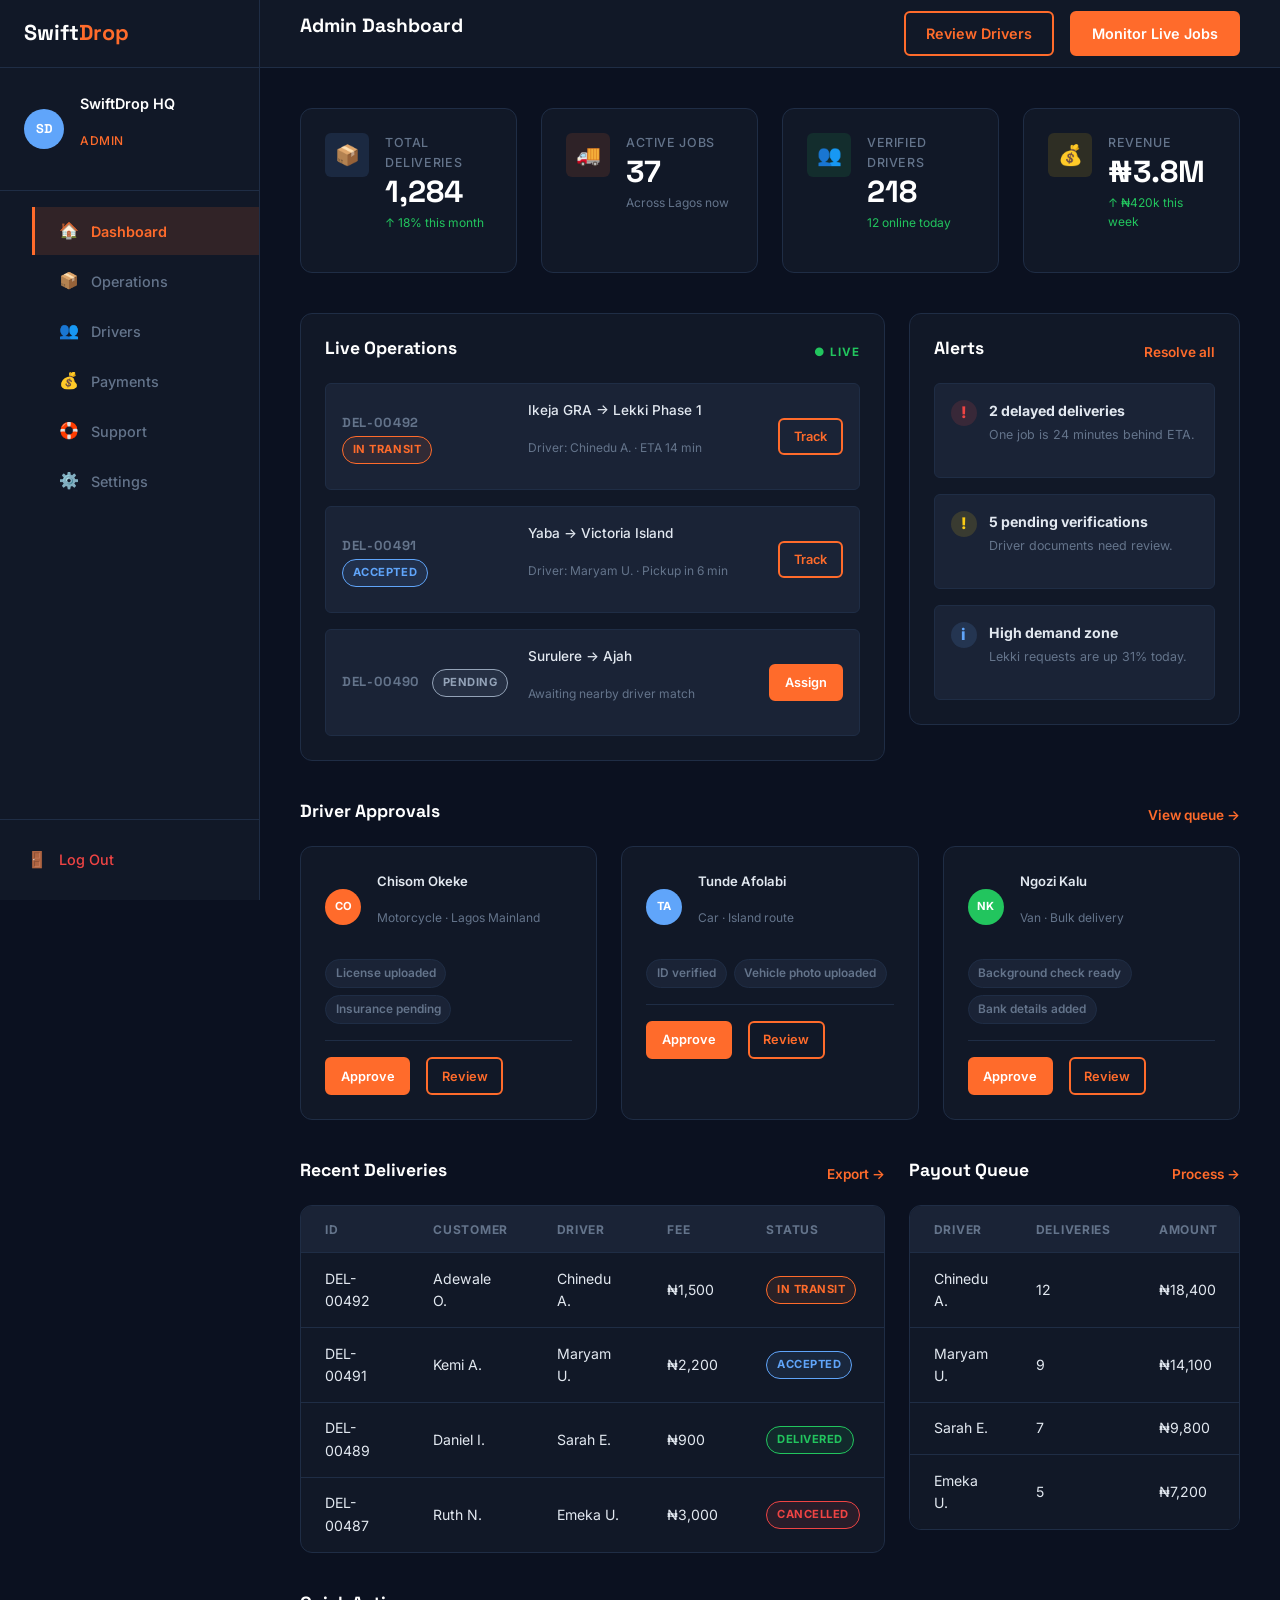
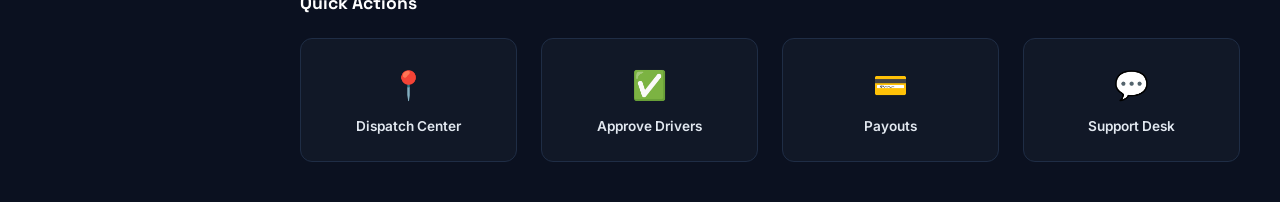
<file: admin/dashboard.html>
<!DOCTYPE html>
<html lang="en">
  <head>
    <meta charset="UTF-8" />
    <meta name="viewport" content="width=device-width, initial-scale=1.0" />
    <title>Admin Dashboard - SwiftDrop</title>
    <link rel="preconnect" href="https://fonts.googleapis.com" />
    <link rel="preconnect" href="https://fonts.gstatic.com" crossorigin />
    <link
      href="https://fonts.googleapis.com/css2?family=Space+Grotesk:wght@400;600;700&family=Inter:wght@400;500;600&display=swap"
      rel="stylesheet"
    />
    <link href="https://cdn.jsdelivr.net/npm/bootstrap@5.3.3/dist/css/bootstrap.min.css" rel="stylesheet" />
    <link rel="stylesheet" href="../css/style.css" />
    <link rel="stylesheet" href="../css/dashboard.css" />
    <link rel="stylesheet" href="../css/admin.css" />
  </head>
  <body class="dashboard-page">

    <!-- ===================== SIDEBAR ===================== -->
    <aside class="sidebar" id="sidebar">
      <div class="sidebar__header">
        <a href="../index.html" class="nav__logo">Swift<span class="accent">Drop</span></a>
        <button class="sidebar__close" id="sidebar-close" aria-label="Close menu">✕</button>
      </div>

      <div class="sidebar__user">
        <div class="user-avatar admin-avatar">SD</div>
        <div>
          <p class="user-name">SwiftDrop HQ</p>
          <p class="user-role">Admin</p>
        </div>
      </div>

      <nav class="sidebar__nav">
        <ul>
          <li>
            <a href="dashboard.html" class="sidebar__link sidebar__link--active">
              <span class="sidebar__icon">🏠</span> Dashboard
            </a>
          </li>
          <li>
            <a href="#operations" class="sidebar__link">
              <span class="sidebar__icon">📦</span> Operations
            </a>
          </li>
          <li>
            <a href="#drivers" class="sidebar__link">
              <span class="sidebar__icon">👥</span> Drivers
            </a>
          </li>
          <li>
            <a href="#payments" class="sidebar__link">
              <span class="sidebar__icon">💰</span> Payments
            </a>
          </li>
          <li>
            <a href="#support" class="sidebar__link">
              <span class="sidebar__icon">🛟</span> Support
            </a>
          </li>
          <li>
            <a href="#" class="sidebar__link">
              <span class="sidebar__icon">⚙️</span> Settings
            </a>
          </li>
        </ul>
      </nav>

      <div class="sidebar__footer">
        <a href="../login.html" class="sidebar__link sidebar__link--logout">
          <span class="sidebar__icon">🚪</span> Log Out
        </a>
      </div>
    </aside>

    <div class="sidebar-overlay" id="sidebar-overlay"></div>

    <!-- ===================== MAIN CONTENT ===================== -->
    <div class="dashboard-body">
      <header class="topbar">
        <button class="topbar__menu-btn" id="menu-btn" aria-label="Open menu">☰</button>
        <div class="topbar__title">
          <h1>Admin Dashboard</h1>
          <p class="topbar__date" id="topbar-date"></p>
        </div>
        <div class="topbar__actions">
          <a href="#drivers" class="btn btn--outline">Review Drivers</a>
          <a href="#operations" class="btn btn--primary">Monitor Live Jobs</a>
        </div>
      </header>

      <main class="dashboard-main">

        <!-- ---- PLATFORM STATS ---- -->
        <section class="stats-grid" aria-label="Platform statistics">
          <div class="stat-card">
            <div class="stat-card__icon stat-card__icon--blue">📦</div>
            <div class="stat-card__body">
              <p class="stat-card__label">Total Deliveries</p>
              <p class="stat-card__value">1,284</p>
              <p class="stat-card__change stat-card__change--up">↑ 18% this month</p>
            </div>
          </div>

          <div class="stat-card">
            <div class="stat-card__icon stat-card__icon--orange">🚚</div>
            <div class="stat-card__body">
              <p class="stat-card__label">Active Jobs</p>
              <p class="stat-card__value">37</p>
              <p class="stat-card__change">Across Lagos now</p>
            </div>
          </div>

          <div class="stat-card">
            <div class="stat-card__icon stat-card__icon--green">👥</div>
            <div class="stat-card__body">
              <p class="stat-card__label">Verified Drivers</p>
              <p class="stat-card__value">218</p>
              <p class="stat-card__change stat-card__change--up">12 online today</p>
            </div>
          </div>

          <div class="stat-card">
            <div class="stat-card__icon stat-card__icon--yellow">💰</div>
            <div class="stat-card__body">
              <p class="stat-card__label">Revenue</p>
              <p class="stat-card__value">₦3.8M</p>
              <p class="stat-card__change stat-card__change--up">↑ ₦420k this week</p>
            </div>
          </div>
        </section>

        <!-- ---- CONTROL CENTER ---- -->
        <section class="admin-control-grid" aria-label="Admin control center">
          <div class="admin-panel admin-panel--wide" id="operations">
            <div class="section-header">
              <h2 class="section-header__title">Live Operations</h2>
              <span class="admin-live-badge">● LIVE</span>
            </div>

            <div class="operations-list">
              <article class="operation-item">
                <div>
                  <span class="delivery-id">DEL-00492</span>
                  <span class="status-badge status-badge--transit">In Transit</span>
                </div>
                <div class="operation-route">
                  <p class="route-address">Ikeja GRA → Lekki Phase 1</p>
                  <p class="driver-eta">Driver: Chinedu A. · ETA 14 min</p>
                </div>
                <button class="btn btn--outline btn--sm">Track</button>
              </article>

              <article class="operation-item">
                <div>
                  <span class="delivery-id">DEL-00491</span>
                  <span class="status-badge status-badge--accepted">Accepted</span>
                </div>
                <div class="operation-route">
                  <p class="route-address">Yaba → Victoria Island</p>
                  <p class="driver-eta">Driver: Maryam U. · Pickup in 6 min</p>
                </div>
                <button class="btn btn--outline btn--sm">Track</button>
              </article>

              <article class="operation-item">
                <div>
                  <span class="delivery-id">DEL-00490</span>
                  <span class="status-badge status-badge--pending">Pending</span>
                </div>
                <div class="operation-route">
                  <p class="route-address">Surulere → Ajah</p>
                  <p class="driver-eta">Awaiting nearby driver match</p>
                </div>
                <button class="btn btn--primary btn--sm">Assign</button>
              </article>
            </div>
          </div>

          <div class="admin-panel" id="support">
            <div class="section-header">
              <h2 class="section-header__title">Alerts</h2>
              <a href="#" class="section-header__link">Resolve all</a>
            </div>

            <div class="alert-stack">
              <div class="alert-item alert-item--danger">
                <span class="alert-item__icon">!</span>
                <div>
                  <p class="alert-item__title">2 delayed deliveries</p>
                  <p class="alert-item__text">One job is 24 minutes behind ETA.</p>
                </div>
              </div>
              <div class="alert-item alert-item--warning">
                <span class="alert-item__icon">!</span>
                <div>
                  <p class="alert-item__title">5 pending verifications</p>
                  <p class="alert-item__text">Driver documents need review.</p>
                </div>
              </div>
              <div class="alert-item alert-item--info">
                <span class="alert-item__icon">i</span>
                <div>
                  <p class="alert-item__title">High demand zone</p>
                  <p class="alert-item__text">Lekki requests are up 31% today.</p>
                </div>
              </div>
            </div>
          </div>
        </section>

        <!-- ---- DRIVER APPROVALS ---- -->
        <section class="dashboard-section" id="drivers">
          <div class="section-header">
            <h2 class="section-header__title">Driver Approvals</h2>
            <a href="#" class="section-header__link">View queue →</a>
          </div>

          <div class="approval-grid">
            <article class="approval-card">
              <div class="approval-card__head">
                <div class="driver-avatar">CO</div>
                <div>
                  <p class="driver-name">Chisom Okeke</p>
                  <p class="driver-eta">Motorcycle · Lagos Mainland</p>
                </div>
              </div>
              <div class="approval-meta">
                <span>License uploaded</span>
                <span>Insurance pending</span>
              </div>
              <div class="approval-actions">
                <button class="btn btn--primary btn--sm">Approve</button>
                <button class="btn btn--outline btn--sm">Review</button>
              </div>
            </article>

            <article class="approval-card">
              <div class="approval-card__head">
                <div class="driver-avatar approval-card__avatar--blue">TA</div>
                <div>
                  <p class="driver-name">Tunde Afolabi</p>
                  <p class="driver-eta">Car · Island route</p>
                </div>
              </div>
              <div class="approval-meta">
                <span>ID verified</span>
                <span>Vehicle photo uploaded</span>
              </div>
              <div class="approval-actions">
                <button class="btn btn--primary btn--sm">Approve</button>
                <button class="btn btn--outline btn--sm">Review</button>
              </div>
            </article>

            <article class="approval-card">
              <div class="approval-card__head">
                <div class="driver-avatar approval-card__avatar--green">NK</div>
                <div>
                  <p class="driver-name">Ngozi Kalu</p>
                  <p class="driver-eta">Van · Bulk delivery</p>
                </div>
              </div>
              <div class="approval-meta">
                <span>Background check ready</span>
                <span>Bank details added</span>
              </div>
              <div class="approval-actions">
                <button class="btn btn--primary btn--sm">Approve</button>
                <button class="btn btn--outline btn--sm">Review</button>
              </div>
            </article>
          </div>
        </section>

        <!-- ---- TABLES ---- -->
        <section class="admin-table-grid">
          <div class="dashboard-section">
            <div class="section-header">
              <h2 class="section-header__title">Recent Deliveries</h2>
              <a href="#" class="section-header__link">Export →</a>
            </div>

            <div class="table-wrap">
              <table class="data-table">
                <thead>
                  <tr>
                    <th>ID</th>
                    <th>Customer</th>
                    <th>Driver</th>
                    <th>Fee</th>
                    <th>Status</th>
                  </tr>
                </thead>
                <tbody>
                  <tr>
                    <td>DEL-00492</td>
                    <td>Adewale O.</td>
                    <td>Chinedu A.</td>
                    <td>₦1,500</td>
                    <td><span class="status-badge status-badge--transit">In Transit</span></td>
                  </tr>
                  <tr>
                    <td>DEL-00491</td>
                    <td>Kemi A.</td>
                    <td>Maryam U.</td>
                    <td>₦2,200</td>
                    <td><span class="status-badge status-badge--accepted">Accepted</span></td>
                  </tr>
                  <tr>
                    <td>DEL-00489</td>
                    <td>Daniel I.</td>
                    <td>Sarah E.</td>
                    <td>₦900</td>
                    <td><span class="status-badge status-badge--delivered">Delivered</span></td>
                  </tr>
                  <tr>
                    <td>DEL-00487</td>
                    <td>Ruth N.</td>
                    <td>Emeka U.</td>
                    <td>₦3,000</td>
                    <td><span class="status-badge status-badge--cancelled">Cancelled</span></td>
                  </tr>
                </tbody>
              </table>
            </div>
          </div>

          <div class="dashboard-section" id="payments">
            <div class="section-header">
              <h2 class="section-header__title">Payout Queue</h2>
              <a href="#" class="section-header__link">Process →</a>
            </div>

            <div class="table-wrap">
              <table class="data-table">
                <thead>
                  <tr>
                    <th>Driver</th>
                    <th>Deliveries</th>
                    <th>Amount</th>
                  </tr>
                </thead>
                <tbody>
                  <tr>
                    <td>Chinedu A.</td>
                    <td>12</td>
                    <td>₦18,400</td>
                  </tr>
                  <tr>
                    <td>Maryam U.</td>
                    <td>9</td>
                    <td>₦14,100</td>
                  </tr>
                  <tr>
                    <td>Sarah E.</td>
                    <td>7</td>
                    <td>₦9,800</td>
                  </tr>
                  <tr>
                    <td>Emeka U.</td>
                    <td>5</td>
                    <td>₦7,200</td>
                  </tr>
                </tbody>
              </table>
            </div>
          </div>
        </section>

        <!-- ---- QUICK ACTIONS ---- -->
        <section class="dashboard-section">
          <div class="section-header">
            <h2 class="section-header__title">Quick Actions</h2>
          </div>

          <div class="quick-actions">
            <a href="#operations" class="quick-action-card">
              <span class="quick-action-card__icon">📍</span>
              <span class="quick-action-card__label">Dispatch Center</span>
            </a>
            <a href="#drivers" class="quick-action-card">
              <span class="quick-action-card__icon">✅</span>
              <span class="quick-action-card__label">Approve Drivers</span>
            </a>
            <a href="#payments" class="quick-action-card">
              <span class="quick-action-card__icon">💳</span>
              <span class="quick-action-card__label">Payouts</span>
            </a>
            <a href="#support" class="quick-action-card">
              <span class="quick-action-card__icon">💬</span>
              <span class="quick-action-card__label">Support Desk</span>
            </a>
          </div>
        </section>
      </main>
    </div>

    <script src="https://cdn.jsdelivr.net/npm/bootstrap@5.3.3/dist/js/bootstrap.bundle.min.js"></script>
    <script src="../js/app.js"></script>
  </body>
</html>
</file>
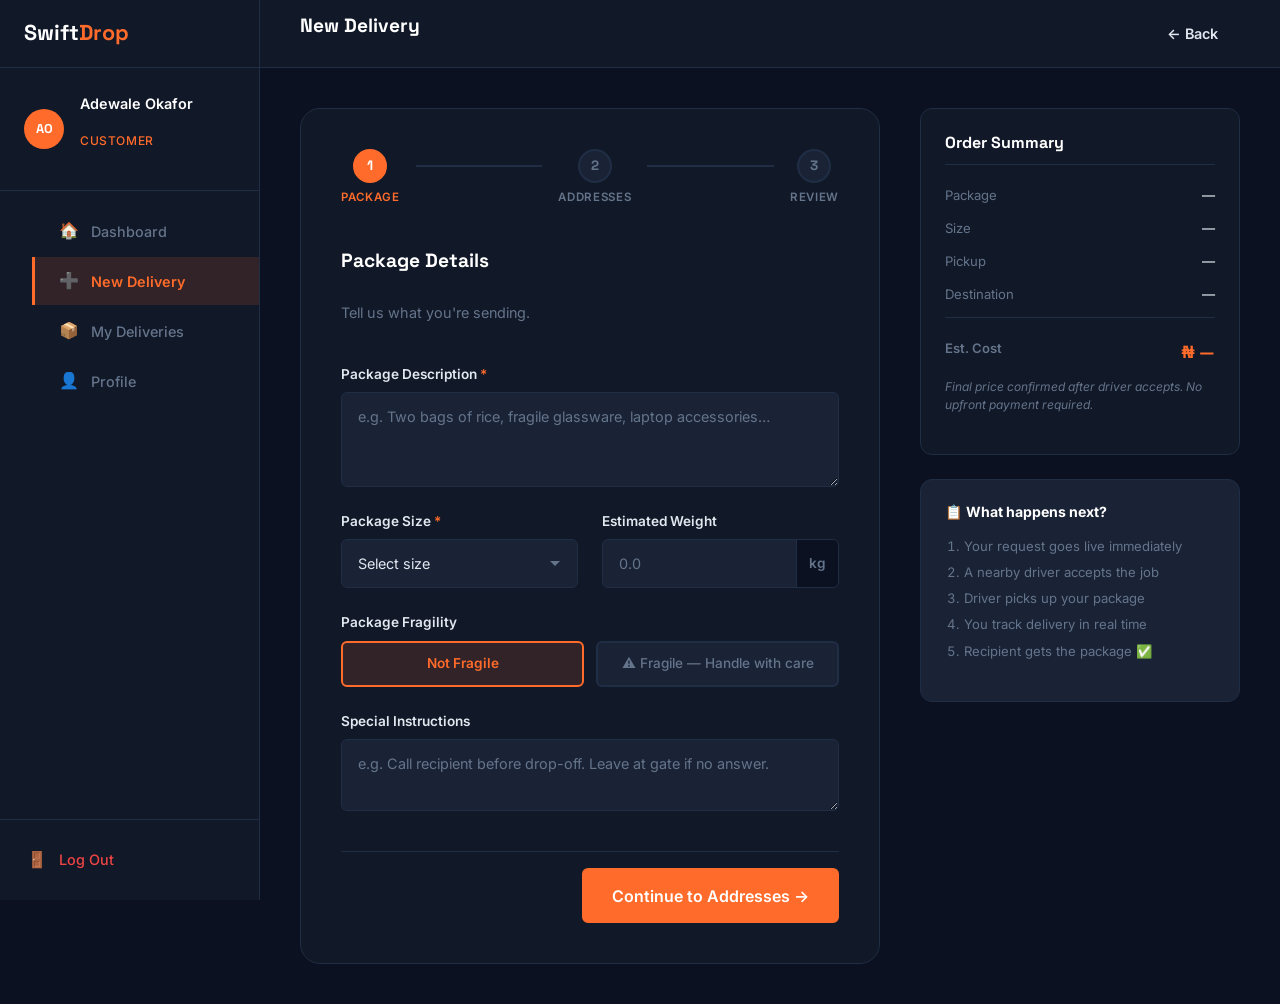
<file: customer/create-delivery.html>
<!DOCTYPE html>
<html lang="en">
  <head>
    <meta charset="UTF-8" />
    <meta name="viewport" content="width=device-width, initial-scale=1.0" />
    <title>New Delivery – SwiftDrop</title>
    <link rel="preconnect" href="https://fonts.googleapis.com" />
    <link rel="preconnect" href="https://fonts.gstatic.com" crossorigin />
    <link
      href="https://fonts.googleapis.com/css2?family=Space+Grotesk:wght@400;600;700&family=Inter:wght@400;500;600&display=swap"
      rel="stylesheet"
    />
     <link href="https://cdn.jsdelivr.net/npm/bootstrap@5.3.3/dist/css/bootstrap.min.css" rel="stylesheet" />
    <link rel="stylesheet" href="../css/style.css" />
    <link rel="stylesheet" href="../css/dashboard.css" />
    <link rel="stylesheet" href="../css/create-delivery.css" />
  </head>
  <body class="dashboard-page">

    <!-- ===================== SIDEBAR ===================== -->
    <aside class="sidebar" id="sidebar">
      <div class="sidebar__header">
        <a href="../index.html" class="nav__logo">
          Swift<span class="accent">Drop</span>
        </a>
        <button class="sidebar__close" id="sidebar-close" aria-label="Close menu">✕</button>
      </div>
      <div class="sidebar__user">
        <div class="user-avatar">AO</div>
        <div>
          <p class="user-name">Adewale Okafor</p>
          <p class="user-role">Customer</p>
        </div>
      </div>
      <nav class="sidebar__nav">
        <ul>
          <li><a href="dashboard.html" class="sidebar__link"><span class="sidebar__icon">🏠</span> Dashboard</a></li>
          <li><a href="create-delivery.html" class="sidebar__link sidebar__link--active"><span class="sidebar__icon">➕</span> New Delivery</a></li>
          <li><a href="deliveries.html" class="sidebar__link"><span class="sidebar__icon">📦</span> My Deliveries</a></li>
          <li><a href="#" class="sidebar__link"><span class="sidebar__icon">👤</span> Profile</a></li>
        </ul>
      </nav>
      <div class="sidebar__footer">
        <a href="../login.html" class="sidebar__link sidebar__link--logout">
          <span class="sidebar__icon">🚪</span> Log Out
        </a>
      </div>
    </aside>

    <div class="sidebar-overlay" id="sidebar-overlay"></div>

    <!-- ===================== MAIN CONTENT ===================== -->
    <div class="dashboard-body">

      <header class="topbar">
        <button class="topbar__menu-btn" id="menu-btn" aria-label="Open menu">☰</button>
        <div class="topbar__title">
          <h1>New Delivery</h1>
          <p class="topbar__date" id="topbar-date"></p>
        </div>
        <div class="topbar__actions">
          <a href="dashboard.html" class="btn btn--ghost">← Back</a>
        </div>
      </header>

      <main class="dashboard-main">
        <div class="create-delivery-layout">

          <!-- ===================== FORM ===================== -->
          <div class="create-delivery-form-wrap">
            <form class="create-delivery-form" id="delivery-form" novalidate>

              <!-- STEP INDICATOR -->
              <div class="step-indicator">
                <div class="step-indicator__item step-indicator__item--active" data-step="1">
                  <span class="step-indicator__num">1</span>
                  <span class="step-indicator__label">Package</span>
                </div>
                <div class="step-indicator__line"></div>
                <div class="step-indicator__item" data-step="2">
                  <span class="step-indicator__num">2</span>
                  <span class="step-indicator__label">Addresses</span>
                </div>
                <div class="step-indicator__line"></div>
                <div class="step-indicator__item" data-step="3">
                  <span class="step-indicator__num">3</span>
                  <span class="step-indicator__label">Review</span>
                </div>
              </div>

              <!-- ===== STEP 1: PACKAGE DETAILS ===== -->
              <fieldset class="form-step" id="step-1">
                <legend class="form-step__title">Package Details</legend>
                <p class="form-step__sub">Tell us what you're sending.</p>

                <div class="form-grid">

                  <div class="form-group form-group--full">
                    <label for="package-desc">Package Description <span class="required">*</span></label>
                    <textarea
                      id="package-desc"
                      name="package_description"
                      rows="3"
                      placeholder="e.g. Two bags of rice, fragile glassware, laptop accessories…"
                      required
                    ></textarea>
                    <span class="field-error" id="package-desc-error"></span>
                  </div>

                  <div class="form-group">
                    <label for="package-size">Package Size <span class="required">*</span></label>
                    <select id="package-size" name="package_size" required>
                      <option value="">Select size</option>
                      <option value="SMALL">Small — fits in a backpack</option>
                      <option value="MEDIUM">Medium — fits in a box</option>
                      <option value="LARGE">Large — needs a car boot</option>
                      <option value="EXTRA_LARGE">Extra Large — van/truck required</option>
                    </select>
                    <span class="field-error" id="package-size-error"></span>
                  </div>

                  <div class="form-group">
                    <label for="package-weight">Estimated Weight</label>
                    <div class="input-unit-wrap">
                      <input
                        type="number"
                        id="package-weight"
                        name="package_weight"
                        placeholder="0.0"
                        min="0"
                        step="0.1"
                      />
                      <span class="input-unit">kg</span>
                    </div>
                  </div>

                  <div class="form-group form-group--full">
                    <label>Package Fragility</label>
                    <div class="toggle-group">
                      <label class="toggle-option" for="fragile-no">
                        <input type="radio" id="fragile-no" name="fragile" value="false" checked />
                        <span class="toggle-option__label">Not Fragile</span>
                      </label>
                      <label class="toggle-option" for="fragile-yes">
                        <input type="radio" id="fragile-yes" name="fragile" value="true" />
                        <span class="toggle-option__label">⚠️ Fragile — Handle with care</span>
                      </label>
                    </div>
                  </div>

                  <div class="form-group form-group--full">
                    <label for="special-instructions">Special Instructions</label>
                    <textarea
                      id="special-instructions"
                      name="special_instructions"
                      rows="2"
                      placeholder="e.g. Call recipient before drop-off. Leave at gate if no answer."
                    ></textarea>
                  </div>

                </div>

                <div class="form-step__actions">
                  <button type="button" class="btn btn--primary btn--lg" id="next-1">
                    Continue to Addresses →
                  </button>
                </div>
              </fieldset>

              <!-- ===== STEP 2: ADDRESSES ===== -->
              <fieldset class="form-step form-step--hidden" id="step-2">
                <legend class="form-step__title">Pickup & Destination</legend>
                <p class="form-step__sub">Where are we picking up and dropping off?</p>

                <div class="form-grid">

                  <!-- PICKUP -->
                  <div class="form-group form-group--full">
                    <label for="pickup-address">Pickup Address <span class="required">*</span></label>
                    <div class="address-input-wrap">
                      <span class="address-input-icon">📍</span>
                      <input
                        type="text"
                        id="pickup-address"
                        name="pickup_address"
                        placeholder="e.g. 23 Allen Ave, Ikeja, Lagos"
                        required
                      />
                    </div>
                    <span class="field-error" id="pickup-error"></span>
                  </div>

                  <div class="form-group">
                    <label for="pickup-name">Sender Name <span class="required">*</span></label>
                    <input
                      type="text"
                      id="pickup-name"
                      name="sender_name"
                      placeholder="Adewale Okafor"
                      required
                    />
                    <span class="field-error" id="pickup-name-error"></span>
                  </div>

                  <div class="form-group">
                    <label for="pickup-phone">Sender Phone <span class="required">*</span></label>
                    <input
                      type="tel"
                      id="pickup-phone"
                      name="sender_phone"
                      placeholder="+234 800 000 0000"
                      required
                    />
                    <span class="field-error" id="pickup-phone-error"></span>
                  </div>

                  <div class="form-divider">
                    <span>Drop-off Details</span>
                  </div>

                  <!-- DESTINATION -->
                  <div class="form-group form-group--full">
                    <label for="dest-address">Destination Address <span class="required">*</span></label>
                    <div class="address-input-wrap">
                      <span class="address-input-icon">🏁</span>
                      <input
                        type="text"
                        id="dest-address"
                        name="destination_address"
                        placeholder="e.g. 14 Admiralty Way, Lekki Phase 1"
                        required
                      />
                    </div>
                    <span class="field-error" id="dest-error"></span>
                  </div>

                  <div class="form-group">
                    <label for="recipient-name">Recipient Name <span class="required">*</span></label>
                    <input
                      type="text"
                      id="recipient-name"
                      name="recipient_name"
                      placeholder="Chioma Eze"
                      required
                    />
                    <span class="field-error" id="recipient-name-error"></span>
                  </div>

                  <div class="form-group">
                    <label for="recipient-phone">Recipient Phone <span class="required">*</span></label>
                    <input
                      type="tel"
                      id="recipient-phone"
                      name="recipient_phone"
                      placeholder="+234 800 000 0000"
                      required
                    />
                    <span class="field-error" id="recipient-phone-error"></span>
                  </div>

                  <div class="form-group form-group--full">
                    <label for="delivery-time">Preferred Delivery Time</label>
                    <select id="delivery-time" name="delivery_time">
                      <option value="ASAP">As soon as possible</option>
                      <option value="MORNING">Morning (8AM – 12PM)</option>
                      <option value="AFTERNOON">Afternoon (12PM – 5PM)</option>
                      <option value="EVENING">Evening (5PM – 9PM)</option>
                    </select>
                  </div>

                </div>

                <div class="form-step__actions form-step__actions--between">
                  <button type="button" class="btn btn--ghost btn--lg" id="back-2">
                    ← Back
                  </button>
                  <button type="button" class="btn btn--primary btn--lg" id="next-2">
                    Review Order →
                  </button>
                </div>
              </fieldset>

              <!-- ===== STEP 3: REVIEW ===== -->
              <fieldset class="form-step form-step--hidden" id="step-3">
                <legend class="form-step__title">Review Your Delivery</legend>
                <p class="form-step__sub">Confirm the details before submitting.</p>

                <div class="review-block" id="review-block">
                  <!-- Populated by JS -->
                </div>

                <div class="form-error" id="form-error" role="alert"></div>

                <div class="form-step__actions form-step__actions--between">
                  <button type="button" class="btn btn--ghost btn--lg" id="back-3">
                    ← Edit
                  </button>
                  <button type="submit" class="btn btn--primary btn--lg" id="submit-btn">
                    🚀 Place Delivery Request
                  </button>
                </div>
              </fieldset>

              <!-- ===== SUCCESS STATE ===== -->
              <div class="delivery-success form-step--hidden" id="success-state">
                <div class="success-icon">✅</div>
                <h2 class="success-title">Delivery Requested!</h2>
                <p class="success-sub">
                  Your request has been placed. A driver will be assigned shortly.
                </p>
                <div class="success-id" id="success-id">DEL-00485</div>
                <div class="success-actions">
                  <a href="deliveries.html" class="btn btn--primary btn--lg">Track Deliveries</a>
                  <a href="create-delivery.html" class="btn btn--outline btn--lg">New Delivery</a>
                </div>
              </div>

            </form>
          </div>

          <!-- ===================== SIDEBAR SUMMARY ===================== -->
          <aside class="order-summary">
            <div class="order-summary__card">
              <h3 class="order-summary__title">Order Summary</h3>

              <div class="summary-row">
                <span class="summary-label">Package</span>
                <span class="summary-value" id="sum-package">—</span>
              </div>
              <div class="summary-row">
                <span class="summary-label">Size</span>
                <span class="summary-value" id="sum-size">—</span>
              </div>
              <div class="summary-row">
                <span class="summary-label">Pickup</span>
                <span class="summary-value" id="sum-pickup">—</span>
              </div>
              <div class="summary-row">
                <span class="summary-label">Destination</span>
                <span class="summary-value" id="sum-dest">—</span>
              </div>

              <div class="summary-divider"></div>

              <div class="summary-row summary-row--total">
                <span class="summary-label">Est. Cost</span>
                <span class="summary-value summary-value--price" id="sum-price">₦ —</span>
              </div>

              <p class="summary-note">
                Final price confirmed after driver accepts. No upfront payment required.
              </p>
            </div>

            <div class="order-summary__card order-summary__card--info">
              <h4 class="order-summary__subtitle">📋 What happens next?</h4>
              <ol class="what-next">
                <li>Your request goes live immediately</li>
                <li>A nearby driver accepts the job</li>
                <li>Driver picks up your package</li>
                <li>You track delivery in real time</li>
                <li>Recipient gets the package ✅</li>
              </ol>
            </div>
          </aside>

        </div>
      </main>
    </div>

    <script src="https://cdn.jsdelivr.net/npm/bootstrap@5.3.3/dist/js/bootstrap.bundle.min.js"></script>
</file>
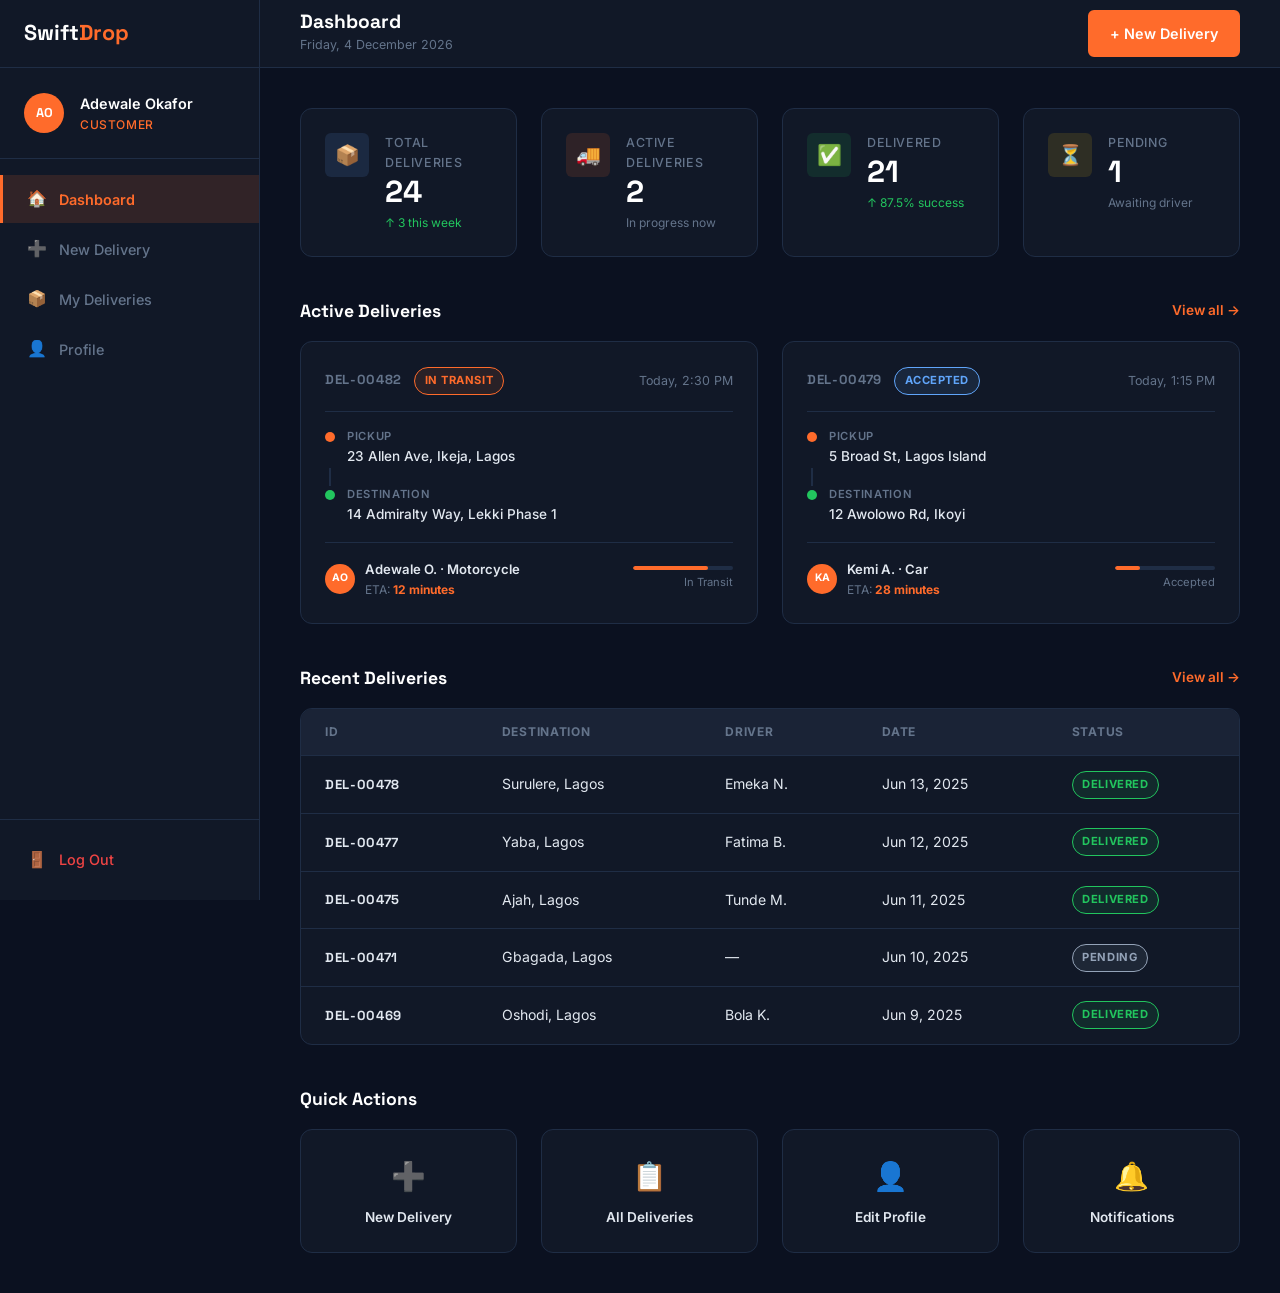
<file: customer/dasboard.html>
<!DOCTYPE html>
<html lang="en">
  <head>
    <meta charset="UTF-8" />
    <meta name="viewport" content="width=device-width, initial-scale=1.0" />
    <title>Dashboard – SwiftDrop</title>
    <link rel="preconnect" href="https://fonts.googleapis.com" />
    <link rel="preconnect" href="https://fonts.gstatic.com" crossorigin />
    <link
      href="https://fonts.googleapis.com/css2?family=Space+Grotesk:wght@400;600;700&family=Inter:wght@400;500;600&display=swap"
      rel="stylesheet"
    />
    <link rel="stylesheet" href="../css/style.css" />
    <link rel="stylesheet" href="../css/dashboard.css" />
  </head>
  <body class="dashboard-page">

    <!-- ===================== SIDEBAR ===================== -->
    <aside class="sidebar" id="sidebar">
      <div class="sidebar__header">
        <a href="../app.html" class="nav__logo">
          Swift<span class="accent">Drop</span>
        </a>
        <button class="sidebar__close" id="sidebar-close" aria-label="Close menu">✕</button>
      </div>

      <div class="sidebar__user">
        <div class="user-avatar">AO</div>
        <div>
          <p class="user-name">Adewale Okafor</p>
          <p class="user-role">Customer</p>
        </div>
      </div>

      <nav class="sidebar__nav">
        <ul>
          <li>
            <a href="dashboard.html" class="sidebar__link sidebar__link--active">
              <span class="sidebar__icon">🏠</span> Dashboard
            </a>
          </li>
          <li>
            <a href="create-delivery.html" class="sidebar__link">
              <span class="sidebar__icon">➕</span> New Delivery
            </a>
          </li>
          <li>
            <a href="deliveries.html" class="sidebar__link">
              <span class="sidebar__icon">📦</span> My Deliveries
            </a>
          </li>
          <li>
            <a href="#" class="sidebar__link">
              <span class="sidebar__icon">👤</span> Profile
            </a>
          </li>
        </ul>
      </nav>

      <div class="sidebar__footer">
        <a href="../login.html" class="sidebar__link sidebar__link--logout">
          <span class="sidebar__icon">🚪</span> Log Out
        </a>
      </div>
    </aside>

    <!-- Overlay for mobile sidebar -->
    <div class="sidebar-overlay" id="sidebar-overlay"></div>

    <!-- ===================== MAIN CONTENT ===================== -->
    <div class="dashboard-body">

      <!-- Top bar -->
      <header class="topbar">
        <button class="topbar__menu-btn" id="menu-btn" aria-label="Open menu">
          ☰
        </button>
        <div class="topbar__title">
          <h1>Dashboard</h1>
          <p class="topbar__date" id="topbar-date"></p>
        </div>
        <div class="topbar__actions">
          <a href="create-delivery.html" class="btn btn--primary">
            + New Delivery
          </a>
        </div>
      </header>

      <!-- Page content -->
      <main class="dashboard-main">

        <!-- ---- STAT CARDS ---- -->
        <section class="stats-grid" aria-label="Summary statistics">

          <div class="stat-card">
            <div class="stat-card__icon stat-card__icon--blue">📦</div>
            <div class="stat-card__body">
              <p class="stat-card__label">Total Deliveries</p>
              <p class="stat-card__value">24</p>
              <p class="stat-card__change stat-card__change--up">↑ 3 this week</p>
            </div>
          </div>

          <div class="stat-card">
            <div class="stat-card__icon stat-card__icon--orange">🚚</div>
            <div class="stat-card__body">
              <p class="stat-card__label">Active Deliveries</p>
              <p class="stat-card__value">2</p>
              <p class="stat-card__change">In progress now</p>
            </div>
          </div>

          <div class="stat-card">
            <div class="stat-card__icon stat-card__icon--green">✅</div>
            <div class="stat-card__body">
              <p class="stat-card__label">Delivered</p>
              <p class="stat-card__value">21</p>
              <p class="stat-card__change stat-card__change--up">↑ 87.5% success</p>
            </div>
          </div>

          <div class="stat-card">
            <div class="stat-card__icon stat-card__icon--yellow">⏳</div>
            <div class="stat-card__body">
              <p class="stat-card__label">Pending</p>
              <p class="stat-card__value">1</p>
              <p class="stat-card__change">Awaiting driver</p>
            </div>
          </div>

        </section>

        <!-- ---- ACTIVE DELIVERIES ---- -->
        <section class="dashboard-section">
          <div class="section-header">
            <h2 class="section-header__title">Active Deliveries</h2>
            <a href="deliveries.html" class="section-header__link">View all →</a>
          </div>

          <div class="active-deliveries">

            <div class="delivery-card-full">
              <div class="delivery-card-full__head">
                <div>
                  <span class="delivery-id">DEL-00482</span>
                  <span class="status-badge status-badge--transit">In Transit</span>
                </div>
                <span class="delivery-time">Today, 2:30 PM</span>
              </div>

              <div class="delivery-route">
                <div class="delivery-route__point">
                  <span class="route-dot route-dot--pickup"></span>
                  <div>
                    <p class="route-label">Pickup</p>
                    <p class="route-address">23 Allen Ave, Ikeja, Lagos</p>
                  </div>
                </div>
                <div class="route-connector"></div>
                <div class="delivery-route__point">
                  <span class="route-dot route-dot--drop"></span>
                  <div>
                    <p class="route-label">Destination</p>
                    <p class="route-address">14 Admiralty Way, Lekki Phase 1</p>
                  </div>
                </div>
              </div>

              <div class="delivery-card-full__footer">
                <div class="delivery-driver">
                  <div class="driver-avatar driver-avatar--sm">AO</div>
                  <div>
                    <p class="driver-name">Adewale O. · Motorcycle</p>
                    <p class="driver-eta">ETA: <strong>12 minutes</strong></p>
                  </div>
                </div>
                <div class="delivery-progress-wrap">
                  <div class="delivery-progress">
                    <div class="delivery-progress__fill" style="width: 75%;"></div>
                  </div>
                  <p class="delivery-progress__label">In Transit</p>
                </div>
              </div>
            </div>

            <div class="delivery-card-full">
              <div class="delivery-card-full__head">
                <div>
                  <span class="delivery-id">DEL-00479</span>
                  <span class="status-badge status-badge--accepted">Accepted</span>
                </div>
                <span class="delivery-time">Today, 1:15 PM</span>
              </div>

              <div class="delivery-route">
                <div class="delivery-route__point">
                  <span class="route-dot route-dot--pickup"></span>
                  <div>
                    <p class="route-label">Pickup</p>
                    <p class="route-address">5 Broad St, Lagos Island</p>
                  </div>
                </div>
                <div class="route-connector"></div>
                <div class="delivery-route__point">
                  <span class="route-dot route-dot--drop"></span>
                  <div>
                    <p class="route-label">Destination</p>
                    <p class="route-address">12 Awolowo Rd, Ikoyi</p>
                  </div>
                </div>
              </div>

              <div class="delivery-card-full__footer">
                <div class="delivery-driver">
                  <div class="driver-avatar driver-avatar--sm">KA</div>
                  <div>
                    <p class="driver-name">Kemi A. · Car</p>
                    <p class="driver-eta">ETA: <strong>28 minutes</strong></p>
                  </div>
                </div>
                <div class="delivery-progress-wrap">
                  <div class="delivery-progress">
                    <div class="delivery-progress__fill" style="width: 25%;"></div>
                  </div>
                  <p class="delivery-progress__label">Accepted</p>
                </div>
              </div>
            </div>

          </div>
        </section>

        <!-- ---- RECENT DELIVERIES TABLE ---- -->
        <section class="dashboard-section">
          <div class="section-header">
            <h2 class="section-header__title">Recent Deliveries</h2>
            <a href="deliveries.html" class="section-header__link">View all →</a>
          </div>

          <div class="table-wrap">
            <table class="data-table">
              <thead>
                <tr>
                  <th>ID</th>
                  <th>Destination</th>
                  <th>Driver</th>
                  <th>Date</th>
                  <th>Status</th>
                </tr>
              </thead>
              <tbody>
                <tr>
                  <td class="delivery-id">DEL-00478</td>
                  <td>Surulere, Lagos</td>
                  <td>Emeka N.</td>
                  <td>Jun 13, 2025</td>
                  <td><span class="status-badge status-badge--delivered">Delivered</span></td>
                </tr>
                <tr>
                  <td class="delivery-id">DEL-00477</td>
                  <td>Yaba, Lagos</td>
                  <td>Fatima B.</td>
                  <td>Jun 12, 2025</td>
                  <td><span class="status-badge status-badge--delivered">Delivered</span></td>
                </tr>
                <tr>
                  <td class="delivery-id">DEL-00475</td>
                  <td>Ajah, Lagos</td>
                  <td>Tunde M.</td>
                  <td>Jun 11, 2025</td>
                  <td><span class="status-badge status-badge--delivered">Delivered</span></td>
                </tr>
                <tr>
                  <td class="delivery-id">DEL-00471</td>
                  <td>Gbagada, Lagos</td>
                  <td>—</td>
                  <td>Jun 10, 2025</td>
                  <td><span class="status-badge status-badge--pending">Pending</span></td>
                </tr>
                <tr>
                  <td class="delivery-id">DEL-00469</td>
                  <td>Oshodi, Lagos</td>
                  <td>Bola K.</td>
                  <td>Jun 9, 2025</td>
                  <td><span class="status-badge status-badge--delivered">Delivered</span></td>
                </tr>
              </tbody>
            </table>
          </div>
        </section>

        <!-- ---- QUICK ACTIONS ---- -->
        <section class="dashboard-section">
          <div class="section-header">
            <h2 class="section-header__title">Quick Actions</h2>
          </div>
          <div class="quick-actions">
            <a href="create-delivery.html" class="quick-action-card">
              <span class="quick-action-card__icon">➕</span>
              <span class="quick-action-card__label">New Delivery</span>
            </a>
            <a href="deliveries.html" class="quick-action-card">
              <span class="quick-action-card__icon">📋</span>
              <span class="quick-action-card__label">All Deliveries</span>
            </a>
            <a href="#" class="quick-action-card">
              <span class="quick-action-card__icon">👤</span>
              <span class="quick-action-card__label">Edit Profile</span>
            </a>
            <a href="#" class="quick-action-card">
              <span class="quick-action-card__icon">🔔</span>
              <span class="quick-action-card__label">Notifications</span>
            </a>
          </div>
        </section>

      </main>
    </div>

    <script>
      // Set today's date in topbar
      const dateEl = document.getElementById("topbar-date");
      dateEl.textContent = new Date().toLocaleDateString("en-NG", {
        weekday: "long", year: "numeric", month: "long", day: "numeric"
      });

      // Mobile sidebar toggle
      const sidebar = document.getElementById("sidebar");
      const overlay = document.getElementById("sidebar-overlay");
      const menuBtn = document.getElementById("menu-btn");
      const closeBtn = document.getElementById("sidebar-close");

      function openSidebar() {
        sidebar.classList.add("sidebar--open");
        overlay.classList.add("overlay--visible");
      }

      function closeSidebar() {
        sidebar.classList.remove("sidebar--open");
        overlay.classList.remove("overlay--visible");
      }

      menuBtn.addEventListener("click", openSidebar);
      closeBtn.addEventListener("click", closeSidebar);
      overlay.addEventListener("click", closeSidebar);
    </script>

  </body>
</html>
</file>
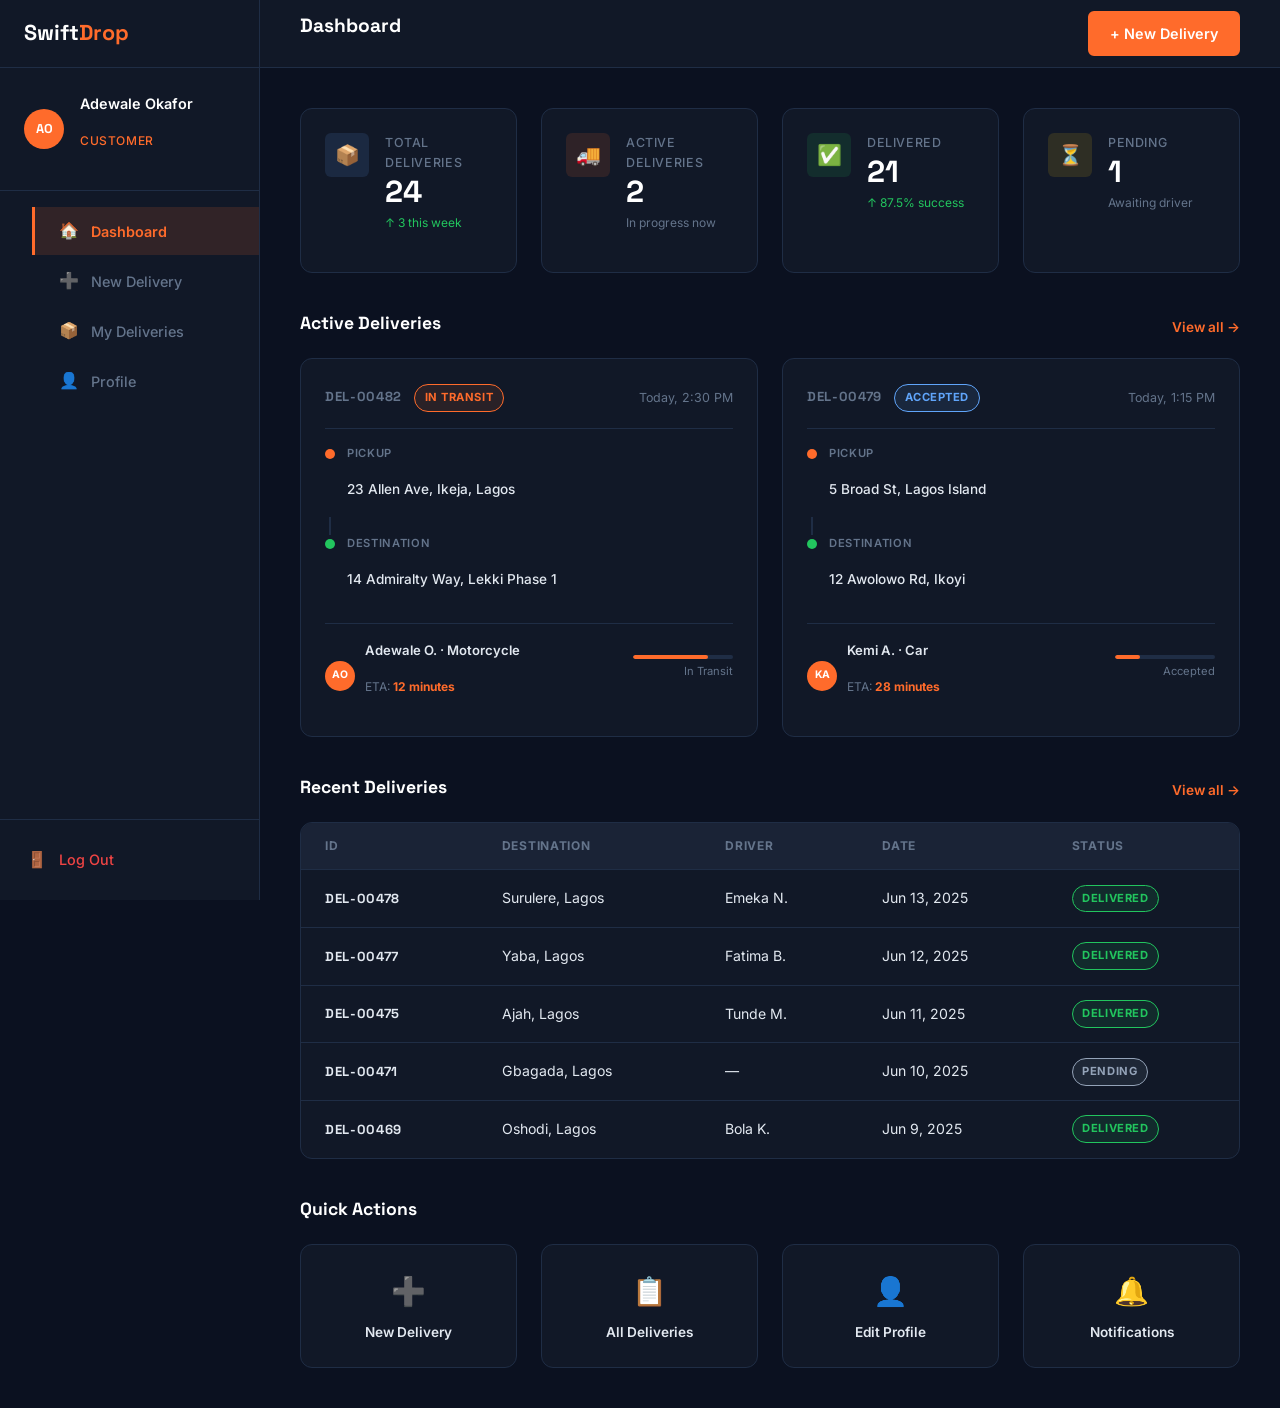
<file: customer/dashboard.html>
<!DOCTYPE html>
<html lang="en">
  <head>
    <meta charset="UTF-8" />
    <meta name="viewport" content="width=device-width, initial-scale=1.0" />
    <title>Dashboard – SwiftDrop</title>
    <link rel="preconnect" href="https://fonts.googleapis.com" />
    <link rel="preconnect" href="https://fonts.gstatic.com" crossorigin />
    <link
      href="https://fonts.googleapis.com/css2?family=Space+Grotesk:wght@400;600;700&family=Inter:wght@400;500;600&display=swap"
      rel="stylesheet"
    />
    <link href="https://cdn.jsdelivr.net/npm/bootstrap@5.3.3/dist/css/bootstrap.min.css" rel="stylesheet" />
    <link rel="stylesheet" href="../css/style.css" />
    <link rel="stylesheet" href="../css/dashboard.css" />
  </head>
  <body class="dashboard-page">

    <!-- ===================== SIDEBAR ===================== -->
    <aside class="sidebar" id="sidebar">
      <div class="sidebar__header">
        <a href="../index.html" class="nav__logo">
          Swift<span class="accent">Drop</span>
        </a>
        <button class="sidebar__close" id="sidebar-close" aria-label="Close menu">✕</button>
      </div>

      <div class="sidebar__user">
        <div class="user-avatar">AO</div>
        <div>
          <p class="user-name">Adewale Okafor</p>
          <p class="user-role">Customer</p>
        </div>
      </div>

      <nav class="sidebar__nav">
        <ul>
          <li>
            <a href="dashboard.html" class="sidebar__link sidebar__link--active">
              <span class="sidebar__icon">🏠</span> Dashboard
            </a>
          </li>
          <li>
            <a href="create-delivery.html" class="sidebar__link">
              <span class="sidebar__icon">➕</span> New Delivery
            </a>
          </li>
          <li>
            <a href="deliveries.html" class="sidebar__link">
              <span class="sidebar__icon">📦</span> My Deliveries
            </a>
          </li>
          <li>
            <a href="#" class="sidebar__link">
              <span class="sidebar__icon">👤</span> Profile
            </a>
          </li>
        </ul>
      </nav>

      <div class="sidebar__footer">
        <a href="../login.html" class="sidebar__link sidebar__link--logout">
          <span class="sidebar__icon">🚪</span> Log Out
        </a>
      </div>
    </aside>

    <!-- Overlay for mobile sidebar -->
    <div class="sidebar-overlay" id="sidebar-overlay"></div>

    <!-- ===================== MAIN CONTENT ===================== -->
    <div class="dashboard-body">

      <!-- Top bar -->
      <header class="topbar">
        <button class="topbar__menu-btn" id="menu-btn" aria-label="Open menu">
          ☰
        </button>
        <div class="topbar__title">
          <h1>Dashboard</h1>
          <p class="topbar__date" id="topbar-date"></p>
        </div>
        <div class="topbar__actions">
          <a href="create-delivery.html" class="btn btn--primary">
            + New Delivery
          </a>
        </div>
      </header>

      <main class="dashboard-main">

        <section class="stats-grid">
          <div class="stat-card">
            <div class="stat-card__icon stat-card__icon--blue">📦</div>
            <div class="stat-card__body">
              <p class="stat-card__label">Total Deliveries</p>
              <p class="stat-card__value">24</p>
              <p class="stat-card__change stat-card__change--up">↑ 3 this week</p>
            </div>
          </div>

          <div class="stat-card">
            <div class="stat-card__icon stat-card__icon--orange">🚚</div>
            <div class="stat-card__body">
              <p class="stat-card__label">Active Deliveries</p>
              <p class="stat-card__value">2</p>
              <p class="stat-card__change">In progress now</p>
            </div>
          </div>

          <div class="stat-card">
            <div class="stat-card__icon stat-card__icon--green">✅</div>
            <div class="stat-card__body">
              <p class="stat-card__label">Delivered</p>
              <p class="stat-card__value">21</p>
              <p class="stat-card__change stat-card__change--up">↑ 87.5% success</p>
            </div>
          </div>

          <div class="stat-card">
            <div class="stat-card__icon stat-card__icon--yellow">⏳</div>
            <div class="stat-card__body">
              <p class="stat-card__label">Pending</p>
              <p class="stat-card__value">1</p>
              <p class="stat-card__change">Awaiting driver</p>
            </div>
          </div>

        </section>

        <!-- ---- ACTIVE DELIVERIES ---- -->
        <section class="dashboard-section">
          <div class="section-header">
            <h2 class="section-header__title">Active Deliveries</h2>
            <a href="deliveries.html" class="section-header__link">View all →</a>
          </div>

          <div class="active-deliveries">

            <div class="delivery-card-full">
              <div class="delivery-card-full__head">
                <div>
                  <span class="delivery-id">DEL-00482</span>
                  <span class="status-badge status-badge--transit">In Transit</span>
                </div>
                <span class="delivery-time">Today, 2:30 PM</span>
              </div>

              <div class="delivery-route">
                <div class="delivery-route__point">
                  <span class="route-dot route-dot--pickup"></span>
                  <div>
                    <p class="route-label">Pickup</p>
                    <p class="route-address">23 Allen Ave, Ikeja, Lagos</p>
                  </div>
                </div>
                <div class="route-connector"></div>
                <div class="delivery-route__point">
                  <span class="route-dot route-dot--drop"></span>
                  <div>
                    <p class="route-label">Destination</p>
                    <p class="route-address">14 Admiralty Way, Lekki Phase 1</p>
                  </div>
                </div>
              </div>

              <div class="delivery-card-full__footer">
                <div class="delivery-driver">
                  <div class="driver-avatar driver-avatar--sm">AO</div>
                  <div>
                    <p class="driver-name">Adewale O. · Motorcycle</p>
                    <p class="driver-eta">ETA: <strong>12 minutes</strong></p>
                  </div>
                </div>
                <div class="delivery-progress-wrap">
                  <div class="delivery-progress">
                    <div class="delivery-progress__fill" style="width: 75%;"></div>
                  </div>
                  <p class="delivery-progress__label">In Transit</p>
                </div>
              </div>
            </div>

            <div class="delivery-card-full">
              <div class="delivery-card-full__head">
                <div>
                  <span class="delivery-id">DEL-00479</span>
                  <span class="status-badge status-badge--accepted">Accepted</span>
                </div>
                <span class="delivery-time">Today, 1:15 PM</span>
              </div>

              <div class="delivery-route">
                <div class="delivery-route__point">
                  <span class="route-dot route-dot--pickup"></span>
                  <div>
                    <p class="route-label">Pickup</p>
                    <p class="route-address">5 Broad St, Lagos Island</p>
                  </div>
                </div>
                <div class="route-connector"></div>
                <div class="delivery-route__point">
                  <span class="route-dot route-dot--drop"></span>
                  <div>
                    <p class="route-label">Destination</p>
                    <p class="route-address">12 Awolowo Rd, Ikoyi</p>
                  </div>
                </div>
              </div>

              <div class="delivery-card-full__footer">
                <div class="delivery-driver">
                  <div class="driver-avatar driver-avatar--sm">KA</div>
                  <div>
                    <p class="driver-name">Kemi A. · Car</p>
                    <p class="driver-eta">ETA: <strong>28 minutes</strong></p>
                  </div>
                </div>
                <div class="delivery-progress-wrap">
                  <div class="delivery-progress">
                    <div class="delivery-progress__fill" style="width: 25%;"></div>
                  </div>
                  <p class="delivery-progress__label">Accepted</p>
                </div>
              </div>
            </div>

          </div>
        </section>

        <!-- ---- RECENT DELIVERIES TABLE ---- -->
        <section class="dashboard-section">
          <div class="section-header">
            <h2 class="section-header__title">Recent Deliveries</h2>
            <a href="deliveries.html" class="section-header__link">View all →</a>
          </div>

          <div class="table-wrap">
            <table class="data-table">
              <thead>
                <tr>
                  <th>ID</th>
                  <th>Destination</th>
                  <th>Driver</th>
                  <th>Date</th>
                  <th>Status</th>
                </tr>
              </thead>
              <tbody>
                <tr>
                  <td class="delivery-id">DEL-00478</td>
                  <td>Surulere, Lagos</td>
                  <td>Emeka N.</td>
                  <td>Jun 13, 2025</td>
                  <td><span class="status-badge status-badge--delivered">Delivered</span></td>
                </tr>
                <tr>
                  <td class="delivery-id">DEL-00477</td>
                  <td>Yaba, Lagos</td>
                  <td>Fatima B.</td>
                  <td>Jun 12, 2025</td>
                  <td><span class="status-badge status-badge--delivered">Delivered</span></td>
                </tr>
                <tr>
                  <td class="delivery-id">DEL-00475</td>
                  <td>Ajah, Lagos</td>
                  <td>Tunde M.</td>
                  <td>Jun 11, 2025</td>
                  <td><span class="status-badge status-badge--delivered">Delivered</span></td>
                </tr>
                <tr>
                  <td class="delivery-id">DEL-00471</td>
                  <td>Gbagada, Lagos</td>
                  <td>—</td>
                  <td>Jun 10, 2025</td>
                  <td><span class="status-badge status-badge--pending">Pending</span></td>
                </tr>
                <tr>
                  <td class="delivery-id">DEL-00469</td>
                  <td>Oshodi, Lagos</td>
                  <td>Bola K.</td>
                  <td>Jun 9, 2025</td>
                  <td><span class="status-badge status-badge--delivered">Delivered</span></td>
                </tr>
              </tbody>
            </table>
          </div>
        </section>

        <!-- ---- QUICK ACTIONS ---- -->
        <section class="dashboard-section">
          <div class="section-header">
            <h2 class="section-header__title">Quick Actions</h2>
          </div>
          <div class="quick-actions">
            <a href="create-delivery.html" class="quick-action-card">
              <span class="quick-action-card__icon">➕</span>
              <span class="quick-action-card__label">New Delivery</span>
            </a>
            <a href="deliveries.html" class="quick-action-card">
              <span class="quick-action-card__icon">📋</span>
              <span class="quick-action-card__label">All Deliveries</span>
            </a>
            <a href="#" class="quick-action-card">
              <span class="quick-action-card__icon">👤</span>
              <span class="quick-action-card__label">Edit Profile</span>
            </a>
            <a href="#" class="quick-action-card">
              <span class="quick-action-card__icon">🔔</span>
              <span class="quick-action-card__label">Notifications</span>
            </a>
          </div>
        </section>

      </main>
    </div>

    <script src="https://cdn.jsdelivr.net/npm/bootstrap@5.3.3/dist/js/bootstrap.bundle.min.js"></script>
    <script src="../js/app.js"></script>

  </body>
</html>
</file>
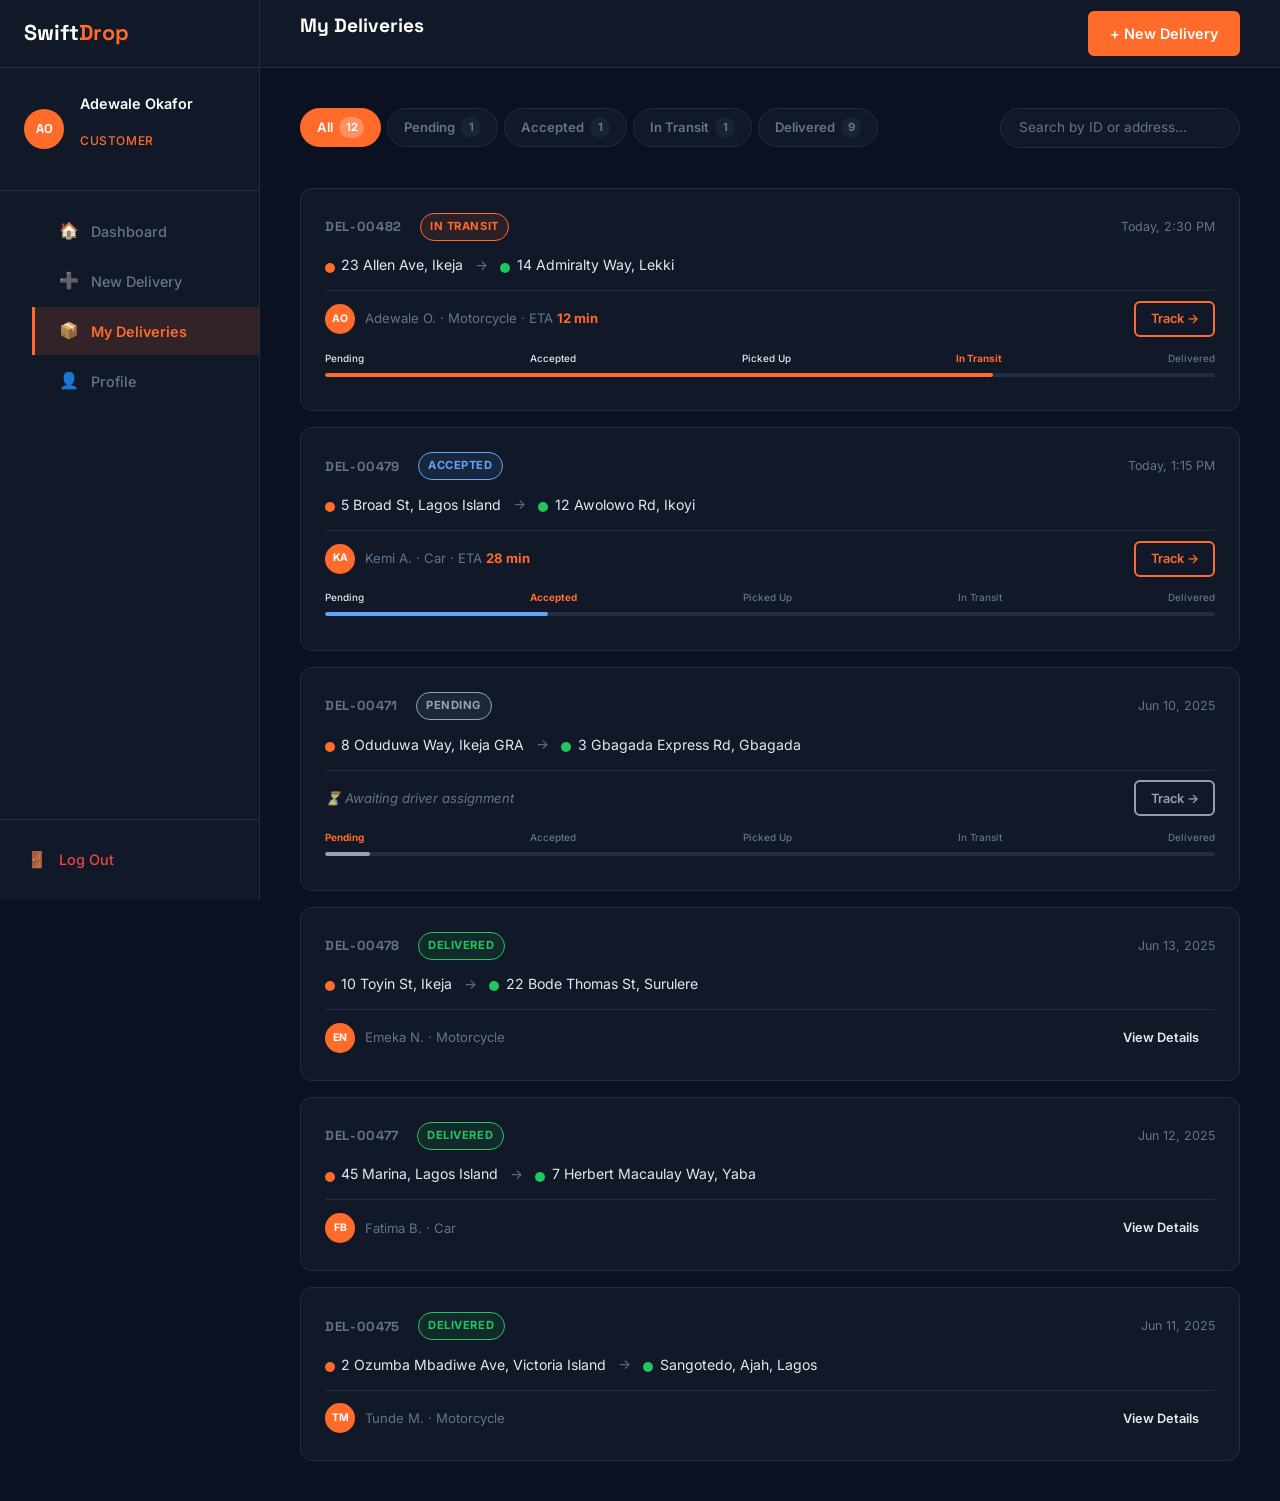
<file: customer/deliveries.html>
<!DOCTYPE html>
<html lang="en">
  <head>
    <meta charset="UTF-8" />
    <meta name="viewport" content="width=device-width, initial-scale=1.0" />
    <title>My Deliveries – SwiftDrop</title>
    <link rel="preconnect" href="https://fonts.googleapis.com" />
    <link rel="preconnect" href="https://fonts.gstatic.com" crossorigin />
    <link
      href="https://fonts.googleapis.com/css2?family=Space+Grotesk:wght@400;600;700&family=Inter:wght@400;500;600&display=swap"
      rel="stylesheet"
    />
    <link href="https://cdn.jsdelivr.net/npm/bootstrap@5.3.3/dist/css/bootstrap.min.css" rel="stylesheet" />
    <link rel="stylesheet" href="../css/style.css" />
    <link rel="stylesheet" href="../css/dashboard.css" />
    <link rel="stylesheet" href="../css/deliveries.css" />
  </head>
  <body class="dashboard-page">

    <!-- ===================== SIDEBAR ===================== -->
    <aside class="sidebar" id="sidebar">
      <div class="sidebar__header">
        <a href="../index.html" class="nav__logo">Swift<span class="accent">Drop</span></a>
        <button class="sidebar__close" id="sidebar-close" aria-label="Close menu">✕</button>
      </div>
      <div class="sidebar__user">
        <div class="user-avatar">AO</div>
        <div>
          <p class="user-name">Adewale Okafor</p>
          <p class="user-role">Customer</p>
        </div>
      </div>
      <nav class="sidebar__nav">
        <ul>
          <li><a href="dashboard.html" class="sidebar__link"><span class="sidebar__icon">🏠</span> Dashboard</a></li>
          <li><a href="create-delivery.html" class="sidebar__link"><span class="sidebar__icon">➕</span> New Delivery</a></li>
          <li><a href="deliveries.html" class="sidebar__link sidebar__link--active"><span class="sidebar__icon">📦</span> My Deliveries</a></li>
          <li><a href="#" class="sidebar__link"><span class="sidebar__icon">👤</span> Profile</a></li>
        </ul>
      </nav>
      <div class="sidebar__footer">
        <a href="../login.html" class="sidebar__link sidebar__link--logout">
          <span class="sidebar__icon">🚪</span> Log Out
        </a>
      </div>
    </aside>

    <div class="sidebar-overlay" id="sidebar-overlay"></div>

    <!-- ===================== MAIN CONTENT ===================== -->
    <div class="dashboard-body">

      <header class="topbar">
        <button class="topbar__menu-btn" id="menu-btn" aria-label="Open menu">☰</button>
        <div class="topbar__title">
          <h1>My Deliveries</h1>
          <p class="topbar__date" id="topbar-date"></p>
        </div>
        <div class="topbar__actions">
          <a href="create-delivery.html" class="btn btn--primary">+ New Delivery</a>
        </div>
      </header>

      <main class="dashboard-main">

        <!-- ---- FILTER BAR ---- -->
        <div class="filter-bar">
          <div class="filter-tabs" role="tablist">
            <button class="filter-tab filter-tab--active" data-filter="ALL"       role="tab">All <span class="tab-count">12</span></button>
            <button class="filter-tab" data-filter="PENDING"                      role="tab">Pending <span class="tab-count">1</span></button>
            <button class="filter-tab" data-filter="ACCEPTED"                     role="tab">Accepted <span class="tab-count">1</span></button>
            <button class="filter-tab" data-filter="IN_TRANSIT"                   role="tab">In Transit <span class="tab-count">1</span></button>
            <button class="filter-tab" data-filter="DELIVERED"                    role="tab">Delivered <span class="tab-count">9</span></button>
          </div>
          <div class="filter-search">
            <input
              type="search"
              id="search-input"
              placeholder="Search by ID or address…"
              aria-label="Search deliveries"
            />
          </div>
        </div>

        <!-- ---- DELIVERIES LIST ---- -->
        <div class="deliveries-list" id="deliveries-list">

          <!-- DEL-00482 — IN TRANSIT -->
          <article class="delivery-item" data-status="IN_TRANSIT" data-id="DEL-00482" data-addr="Lekki">
            <div class="delivery-item__main">
              <div class="delivery-item__head">
                <div class="delivery-item__meta">
                  <span class="delivery-id">DEL-00482</span>
                  <span class="status-badge status-badge--transit">In Transit</span>
                </div>
                <time class="delivery-item__date">Today, 2:30 PM</time>
              </div>

              <div class="delivery-item__route">
                <div class="delivery-item__point">
                  <span class="route-dot route-dot--pickup"></span>
                  <span>23 Allen Ave, Ikeja</span>
                </div>
                <span class="route-arrow">→</span>
                <div class="delivery-item__point">
                  <span class="route-dot route-dot--drop"></span>
                  <span>14 Admiralty Way, Lekki</span>
                </div>
              </div>

              <div class="delivery-item__footer">
                <div class="delivery-item__driver">
                  <div class="driver-avatar driver-avatar--sm">AO</div>
                  <span>Adewale O. · Motorcycle · ETA <strong>12 min</strong></span>
                </div>
                <button
                  class="btn btn--outline btn--sm track-button"
                  type="button"
                  data-track-id="DEL-00482"
                  data-track-status="IN_TRANSIT"
                  data-track-pickup="23 Allen Ave, Ikeja"
                  data-track-dest="14 Admiralty Way, Lekki"
                  data-track-driver="Adewale O."
                  data-track-eta="12 min"
                >
                  Track →
                </button>
              </div>

              <!-- inline progress -->
              <div class="delivery-item__progress">
                <div class="progress-steps-inline">
                  <span class="pstep pstep--done">Pending</span>
                  <span class="pstep pstep--done">Accepted</span>
                  <span class="pstep pstep--done">Picked Up</span>
                  <span class="pstep pstep--active">In Transit</span>
                  <span class="pstep">Delivered</span>
                </div>
                <div class="progress-track"><div class="progress-fill" style="width:75%; background: var(--color-accent);"></div></div>
              </div>
            </div>
          </article>

          <!-- DEL-00479 — ACCEPTED -->
          <article class="delivery-item" data-status="ACCEPTED" data-id="DEL-00479" data-addr="Ikoyi">
            <div class="delivery-item__main">
              <div class="delivery-item__head">
                <div class="delivery-item__meta">
                  <span class="delivery-id">DEL-00479</span>
                  <span class="status-badge status-badge--accepted">Accepted</span>
                </div>
                <time class="delivery-item__date">Today, 1:15 PM</time>
              </div>
              <div class="delivery-item__route">
                <div class="delivery-item__point">
                  <span class="route-dot route-dot--pickup"></span>
                  <span>5 Broad St, Lagos Island</span>
                </div>
                <span class="route-arrow">→</span>
                <div class="delivery-item__point">
                  <span class="route-dot route-dot--drop"></span>
                  <span>12 Awolowo Rd, Ikoyi</span>
                </div>
              </div>
              <div class="delivery-item__footer">
                <div class="delivery-item__driver">
                  <div class="driver-avatar driver-avatar--sm">KA</div>
                  <span>Kemi A. · Car · ETA <strong>28 min</strong></span>
                </div>
                <button
                  class="btn btn--outline btn--sm track-button"
                  type="button"
                  data-track-id="DEL-00479"
                  data-track-status="ACCEPTED"
                  data-track-pickup="5 Broad St, Lagos Island"
                  data-track-dest="12 Awolowo Rd, Ikoyi"
                  data-track-driver="Kemi A."
                  data-track-eta="28 min"
                >
                  Track →
                </button>
              </div>
              <div class="delivery-item__progress">
                <div class="progress-steps-inline">
                  <span class="pstep pstep--done">Pending</span>
                  <span class="pstep pstep--active">Accepted</span>
                  <span class="pstep">Picked Up</span>
                  <span class="pstep">In Transit</span>
                  <span class="pstep">Delivered</span>
                </div>
                <div class="progress-track"><div class="progress-fill" style="width:25%; background: #60a5fa;"></div></div>
              </div>
            </div>
          </article>

          <!-- DEL-00471 — PENDING -->
          <article class="delivery-item" data-status="PENDING" data-id="DEL-00471" data-addr="Gbagada">
            <div class="delivery-item__main">
              <div class="delivery-item__head">
                <div class="delivery-item__meta">
                  <span class="delivery-id">DEL-00471</span>
                  <span class="status-badge status-badge--pending">Pending</span>
                </div>
                <time class="delivery-item__date">Jun 10, 2025</time>
              </div>
              <div class="delivery-item__route">
                <div class="delivery-item__point">
                  <span class="route-dot route-dot--pickup"></span>
                  <span>8 Oduduwa Way, Ikeja GRA</span>
                </div>
                <span class="route-arrow">→</span>
                <div class="delivery-item__point">
                  <span class="route-dot route-dot--drop"></span>
                  <span>3 Gbagada Express Rd, Gbagada</span>
                </div>
              </div>
              <div class="delivery-item__footer">
                <div class="delivery-item__driver">
                  <span class="no-driver">⏳ Awaiting driver assignment</span>
                </div>
                <button class="btn btn--ghost btn--sm" disabled>Track →</button>
              </div>
              <div class="delivery-item__progress">
                <div class="progress-steps-inline">
                  <span class="pstep pstep--active">Pending</span>
                  <span class="pstep">Accepted</span>
                  <span class="pstep">Picked Up</span>
                  <span class="pstep">In Transit</span>
                  <span class="pstep">Delivered</span>
                </div>
                <div class="progress-track"><div class="progress-fill" style="width:5%; background: #94a3b8;"></div></div>
              </div>
            </div>
          </article>

          <!-- DEL-00478 — DELIVERED -->
          <article class="delivery-item" data-status="DELIVERED" data-id="DEL-00478" data-addr="Surulere">
            <div class="delivery-item__main">
              <div class="delivery-item__head">
                <div class="delivery-item__meta">
                  <span class="delivery-id">DEL-00478</span>
                  <span class="status-badge status-badge--delivered">Delivered</span>
                </div>
                <time class="delivery-item__date">Jun 13, 2025</time>
              </div>
              <div class="delivery-item__route">
                <div class="delivery-item__point">
                  <span class="route-dot route-dot--pickup"></span>
                  <span>10 Toyin St, Ikeja</span>
                </div>
                <span class="route-arrow">→</span>
                <div class="delivery-item__point">
                  <span class="route-dot route-dot--drop"></span>
                  <span>22 Bode Thomas St, Surulere</span>
                </div>
              </div>
              <div class="delivery-item__footer">
                <div class="delivery-item__driver">
                  <div class="driver-avatar driver-avatar--sm">EN</div>
                  <span>Emeka N. · Motorcycle</span>
                </div>
                <button class="btn btn--ghost btn--sm">View Details</button>
              </div>
            </div>
          </article>

          <!-- DEL-00477 — DELIVERED -->
          <article class="delivery-item" data-status="DELIVERED" data-id="DEL-00477" data-addr="Yaba">
            <div class="delivery-item__main">
              <div class="delivery-item__head">
                <div class="delivery-item__meta">
                  <span class="delivery-id">DEL-00477</span>
                  <span class="status-badge status-badge--delivered">Delivered</span>
                </div>
                <time class="delivery-item__date">Jun 12, 2025</time>
              </div>
              <div class="delivery-item__route">
                <div class="delivery-item__point">
                  <span class="route-dot route-dot--pickup"></span>
                  <span>45 Marina, Lagos Island</span>
                </div>
                <span class="route-arrow">→</span>
                <div class="delivery-item__point">
                  <span class="route-dot route-dot--drop"></span>
                  <span>7 Herbert Macaulay Way, Yaba</span>
                </div>
              </div>
              <div class="delivery-item__footer">
                <div class="delivery-item__driver">
                  <div class="driver-avatar driver-avatar--sm">FB</div>
                  <span>Fatima B. · Car</span>
                </div>
                <button class="btn btn--ghost btn--sm">View Details</button>
              </div>
            </div>
          </article>

          <!-- DEL-00475 — DELIVERED -->
          <article class="delivery-item" data-status="DELIVERED" data-id="DEL-00475" data-addr="Ajah">
            <div class="delivery-item__main">
              <div class="delivery-item__head">
                <div class="delivery-item__meta">
                  <span class="delivery-id">DEL-00475</span>
                  <span class="status-badge status-badge--delivered">Delivered</span>
                </div>
                <time class="delivery-item__date">Jun 11, 2025</time>
              </div>
              <div class="delivery-item__route">
                <div class="delivery-item__point">
                  <span class="route-dot route-dot--pickup"></span>
                  <span>2 Ozumba Mbadiwe Ave, Victoria Island</span>
                </div>
                <span class="route-arrow">→</span>
                <div class="delivery-item__point">
                  <span class="route-dot route-dot--drop"></span>
                  <span>Sangotedo, Ajah, Lagos</span>
                </div>
              </div>
              <div class="delivery-item__footer">
                <div class="delivery-item__driver">
                  <div class="driver-avatar driver-avatar--sm">TM</div>
                  <span>Tunde M. · Motorcycle</span>
                </div>
                <button class="btn btn--ghost btn--sm">View Details</button>
              </div>
            </div>
          </article>

          <!-- Empty state (hidden by default) -->
          <div class="empty-state" id="empty-state" style="display:none;">
            <div class="empty-state__icon">📭</div>
            <h3 class="empty-state__title">No deliveries found</h3>
            <p class="empty-state__sub">Try a different filter or search term.</p>
            <a href="create-delivery.html" class="btn btn--primary">+ New Delivery</a>
          </div>

        </div>

      </main>
    </div>

    <!-- ===================== TRACKING MODAL ===================== -->
    <div class="modal-overlay" id="modal-overlay" role="dialog" aria-modal="true" aria-labelledby="modal-title">
      <div class="modal">
        <div class="modal__header">
          <div>
            <h2 class="modal__title" id="modal-title">DEL-00482</h2>
            <p class="modal__sub">Live Tracking</p>
          </div>
          <button class="modal__close" id="modal-close" aria-label="Close modal">✕</button>
        </div>

        <div class="modal__body">

          <!-- Status timeline -->
          <div class="tracking-timeline" id="tracking-timeline">
            <div class="timeline-step" id="tl-pending">
              <div class="timeline-step__dot"></div>
              <div class="timeline-step__content">
                <p class="timeline-step__label">Pending</p>
                <p class="timeline-step__desc">Delivery request created</p>
              </div>
            </div>
            <div class="timeline-step" id="tl-accepted">
              <div class="timeline-step__dot"></div>
              <div class="timeline-step__content">
                <p class="timeline-step__label">Accepted</p>
                <p class="timeline-step__desc" id="tl-accepted-desc">Driver assigned</p>
              </div>
            </div>
            <div class="timeline-step" id="tl-pickedup">
              <div class="timeline-step__dot"></div>
              <div class="timeline-step__content">
                <p class="timeline-step__label">Picked Up</p>
                <p class="timeline-step__desc">Package collected from sender</p>
              </div>
            </div>
            <div class="timeline-step" id="tl-transit">
              <div class="timeline-step__dot"></div>
              <div class="timeline-step__content">
                <p class="timeline-step__label">In Transit</p>
                <p class="timeline-step__desc" id="tl-eta-desc">On the way to destination</p>
              </div>
            </div>
            <div class="timeline-step" id="tl-delivered">
              <div class="timeline-step__dot"></div>
              <div class="timeline-step__content">
                <p class="timeline-step__label">Delivered</p>
                <p class="timeline-step__desc">Package received by recipient</p>
              </div>
            </div>
          </div>

          <!-- Route summary -->
          <div class="modal__route" id="modal-route">
            <div class="modal-route__point">
              <span class="route-dot route-dot--pickup"></span>
              <div>
                <p class="route-label">Pickup</p>
                <p class="route-address" id="modal-pickup">—</p>
              </div>
            </div>
            <div class="route-connector"></div>
            <div class="modal-route__point">
              <span class="route-dot route-dot--drop"></span>
              <div>
                <p class="route-label">Destination</p>
                <p class="route-address" id="modal-dest">—</p>
              </div>
            </div>
          </div>

          <!-- Driver info -->
          <div class="modal__driver" id="modal-driver-block">
            <div class="driver-avatar">AO</div>
            <div>
              <p class="driver-name" id="modal-driver-name">—</p>
              <p class="driver-eta">ETA: <strong id="modal-eta">—</strong></p>
            </div>
          </div>

        </div>
      </div>
    </div>
    <script src="https://cdn.jsdelivr.net/npm/bootstrap@5.3.3/dist/js/bootstrap.bundle.min.js"></script>
    <script src="../js/app.js"></script>

  </body>
</html>
</file>
<file: css/style.css>
*, *::before, *::after {
  box-sizing: border-box;
  margin: 0;
  padding: 0;
}

:root {
  /* Colors */
  --color-bg:        #0B1120;
  --color-surface:   #111827;
  --color-surface-2: #1a2336;
  --color-border:    #1f2d45;
  --color-accent:    #FF6B2B;
  --color-accent-dim:#FF6B2B22;
  --color-text:      #e2e8f0;
  --color-muted:     #64748b;
  --color-white:     #ffffff;

  /* Typography */
  --font-display: 'Space Grotesk', sans-serif;
  --font-body:    'Inter', sans-serif;

  /* Spacing scale */
  --space-xs:  0.5rem;
  --space-sm:  1rem;
  --space-md:  1.5rem;
  --space-lg:  2.5rem;
  --space-xl:  4rem;
  --space-2xl: 6rem;

  /* Radii */
  --radius-sm: 6px;
  --radius-md: 12px;
  --radius-lg: 20px;

  /* Transitions */
  --transition: 0.2s ease;
}

html {
  scroll-behavior: smooth;
}

body {
  background-color: var(--color-bg);
  color: var(--color-text);
  font-family: var(--font-body);
  font-size: 1rem;
  line-height: 1.6;
  -webkit-font-smoothing: antialiased;
}

img { display: block; max-width: 100%; }
a { text-decoration: none; color: inherit; }
ul, ol { list-style: none; }

/* ---------- UTILITIES ---------- */
.container {
  max-width: 1160px;
  margin: 0 auto;
  padding: 0 var(--space-md);
}

.accent {
  color: var(--color-accent);
}

/* ---------- BUTTONS ---------- */
.btn {
  display: inline-flex;
  align-items: center;
  justify-content: center;
  gap: 0.5rem;
  font-family: var(--font-body);
  font-size: 0.9rem;
  font-weight: 600;
  padding: 0.6rem 1.25rem;
  border-radius: var(--radius-sm);
  border: 2px solid transparent;
  cursor: pointer;
  transition: background var(--transition), color var(--transition), border-color var(--transition), transform var(--transition);
}

.btn--primary {
  background: var(--color-accent);
  color: var(--color-white);
  border-color: var(--color-accent);
}
.btn--primary:hover {
  background: #e85b1f;
  border-color: #e85b1f;
  transform: translateY(-1px);
}

.btn--ghost {
  background: transparent;
  color: var(--color-text);
  border-color: transparent;
}
.btn--ghost:hover {
  color: var(--color-accent);
}

.btn--outline {
  background: transparent;
  color: var(--color-accent);
  border-color: var(--color-accent);
}
.btn--outline:hover {
  background: var(--color-accent-dim);
  transform: translateY(-1px);
}

.btn--lg {
  font-size: 1rem;
  padding: 0.85rem 1.75rem;
}

.btn--full {
  width: 100%;
}

/* ---------- SECTION SHARED ---------- */
.section__eyebrow {
  font-size: 0.78rem;
  font-weight: 600;
  letter-spacing: 0.12em;
  text-transform: uppercase;
  color: var(--color-accent);
  margin-bottom: var(--space-xs);
}

.section__title {
  font-family: var(--font-display);
  font-size: clamp(1.75rem, 3vw, 2.5rem);
  font-weight: 700;
  color: var(--color-white);
  line-height: 1.2;
  margin-bottom: var(--space-sm);
}

.section__subtitle {
  color: var(--color-muted);
  font-size: 1.05rem;
  max-width: 560px;
  margin-bottom: var(--space-lg);
}

/* ============================================================
   HEADER
   ============================================================ */
.site-header {
  position: sticky;
  top: 0;
  z-index: 100;
  background: rgba(11, 17, 32, 0.9);
  backdrop-filter: blur(12px);
  border-bottom: 1px solid var(--color-border);
}

.nav {
  display: flex;
  align-items: center;
  justify-content: space-between;
  height: 68px;
  gap: var(--space-md);
}

.nav__logo {
  font-family: var(--font-display);
  font-size: 1.35rem;
  font-weight: 700;
  color: var(--color-white);
  flex-shrink: 0;
}

.nav__links {
  display: flex;
  gap: var(--space-md);
}

.nav__links a {
  font-size: 0.9rem;
  font-weight: 500;
  color: var(--color-muted);
  transition: color var(--transition);
}
.nav__links a:hover {
  color: var(--color-text);
}

.nav__actions {
  display: flex;
  align-items: center;
  gap: var(--space-xs);
  flex-shrink: 0;
}

/* ============================================================
   HERO
   ============================================================ */
.hero {
  padding: var(--space-2xl) 0;
  overflow: hidden;
}

.hero__inner {
  display: grid;
  grid-template-columns: 1fr 1fr;
  gap: var(--space-xl);
  align-items: center;
}

.hero__eyebrow {
  font-size: 0.78rem;
  font-weight: 600;
  letter-spacing: 0.12em;
  text-transform: uppercase;
  color: var(--color-accent);
  margin-bottom: var(--space-sm);
}

.hero__headline {
  font-family: var(--font-display);
  font-size: clamp(2.25rem, 4.5vw, 3.5rem);
  font-weight: 700;
  line-height: 1.1;
  color: var(--color-white);
  margin-bottom: var(--space-md);
}

HTML

.hero__ctas {
  display: flex;
  gap: var(--space-sm);
  flex-wrap: wrap;
}

/* ---------- Delivery Card ---------- */
.hero__card {
  display: flex;
  justify-content: center;
}

.delivery-card {
  background: var(--color-surface);
  border: 1px solid var(--color-border);
  border-radius: var(--radius-lg);
  padding: var(--space-md);
  width: 100%;
  max-width: 360px;
  box-shadow: 0 24px 60px rgba(0,0,0,0.4);
}

.delivery-card__header {
  display: flex;
  align-items: center;
  justify-content: space-between;
  margin-bottom: var(--space-md);
}

.delivery-card__id {
  font-family: var(--font-display);
  font-size: 0.85rem;
  font-weight: 600;
  color: var(--color-muted);
  letter-spacing: 0.05em;
}

.delivery-card__status {
  font-size: 0.72rem;
  font-weight: 700;
  letter-spacing: 0.08em;
  padding: 0.3rem 0.7rem;
  border-radius: 999px;
  border: 1px solid;
  transition: color 0.4s, background 0.4s, border-color 0.4s;
}

.delivery-card__route {
  display: flex;
  flex-direction: column;
  gap: 0;
  margin-bottom: var(--space-md);
}

.route__point {
  display: flex;
  align-items: flex-start;
  gap: var(--space-sm);
}

.route__dot {
  width: 12px;
  height: 12px;
  border-radius: 50%;
  flex-shrink: 0;
  margin-top: 4px;
}
.route__dot--pickup { background: var(--color-accent); }
.route__dot--drop   { background: #22c55e; }

.route__line {
  width: 2px;
  height: 24px;
  background: var(--color-border);
  margin-left: 5px;
}

.route__label {
  font-size: 0.72rem;
  color: var(--color-muted);
  text-transform: uppercase;
  letter-spacing: 0.06em;
  font-weight: 600;
}

.route__address {
  font-size: 0.9rem;
  color: var(--color-text);
  font-weight: 500;
}

.delivery-card__footer {
  display: flex;
  align-items: center;
  justify-content: space-between;
  margin-bottom: var(--space-md);
  padding-top: var(--space-sm);
  border-top: 1px solid var(--color-border);
}

.delivery-card__driver {
  display: flex;
  align-items: center;
  gap: var(--space-sm);
}

.driver-avatar {
  width: 36px;
  height: 36px;
  border-radius: 50%;
  background: var(--color-accent);
  color: var(--color-white);
  font-size: 0.75rem;
  font-weight: 700;
  display: flex;
  align-items: center;
  justify-content: center;
  flex-shrink: 0;
}

.driver-name {
  font-size: 0.88rem;
  font-weight: 600;
  color: var(--color-text);
}
.driver-vehicle {
  font-size: 0.75rem;
  color: var(--color-muted);
}

.delivery-card__eta { text-align: right; }
.eta-label {
  font-size: 0.72rem;
  color: var(--color-muted);
  text-transform: uppercase;
  letter-spacing: 0.06em;
}
.eta-time {
  font-family: var(--font-display);
  font-size: 1.25rem;
  font-weight: 700;
  color: var(--color-accent);
}

/* Progress bar */
.progress-track {
  height: 4px;
  background: var(--color-border);
  border-radius: 999px;
  overflow: hidden;
  margin-bottom: 0.6rem;
}

.progress-fill {
  height: 100%;
  width: 5%;
  border-radius: 999px;
  transition: width 0.6s ease, background 0.4s;
}

.progress-steps {
  display: flex;
  justify-content: space-between;
}

.step {
  font-size: 0.62rem;
  color: var(--color-muted);
  transition: color 0.3s;
}
.step--active { color: var(--color-accent); font-weight: 700; }
.step--done   { color: var(--color-text); }

/* ============================================================
   HOW IT WORKS
   ============================================================ */
.how-it-works {
  padding: var(--space-2xl) 0;
  background: var(--color-surface);
  border-top: 1px solid var(--color-border);
  border-bottom: 1px solid var(--color-border);
}

.how-grid {
  display: grid;
  grid-template-columns: repeat(3, 1fr);
  gap: var(--space-md);
}

.how-card {
  background: var(--color-surface-2);
  border: 1px solid var(--color-border);
  border-radius: var(--radius-md);
  padding: var(--space-lg) var(--space-md);
  position: relative;
}

.how-card--featured {
  border-color: var(--color-accent);
  box-shadow: 0 0 32px rgba(255, 107, 43, 0.12);
}

.how-card__number {
  font-family: var(--font-display);
  font-size: 0.78rem;
  font-weight: 700;
  letter-spacing: 0.1em;
  color: var(--color-accent);
  margin-bottom: var(--space-sm);
}

.how-card__icon {
  font-size: 2rem;
  margin-bottom: var(--space-sm);
}

.how-card__title {
  font-family: var(--font-display);
  font-size: 1.2rem;
  font-weight: 700;
  color: var(--color-white);
  margin-bottom: var(--space-sm);
}

.how-card__steps {
  list-style: decimal;
  padding-left: 1.2rem;
  display: flex;
  flex-direction: column;
  gap: 0.5rem;
}

.how-card__steps li {
  font-size: 0.9rem;
  color: var(--color-muted);
  line-height: 1.5;
}

/* ============================================================
   FEATURES
   ============================================================ */
.features {
  padding: var(--space-2xl) 0;
}

.features-grid {
  display: grid;
  grid-template-columns: repeat(3, 1fr);
  gap: var(--space-md);
}

.feature-card {
  background: var(--color-surface);
  border: 1px solid var(--color-border);
  border-radius: var(--radius-md);
  padding: var(--space-md);
  transition: border-color var(--transition), transform var(--transition);
}

.feature-card:hover {
  border-color: var(--color-accent);
  transform: translateY(-3px);
}

.feature-card__icon {
  font-size: 1.75rem;
  margin-bottom: var(--space-sm);
}

.feature-card__title {
  font-family: var(--font-display);
  font-size: 1rem;
  font-weight: 700;
  color: var(--color-white);
  margin-bottom: 0.5rem;
}

.feature-card__desc {
  font-size: 0.88rem;
  color: var(--color-muted);
  line-height: 1.65;
}

/* ============================================================
   CONTACT
   ============================================================ */
.contact {
  padding: var(--space-2xl) 0;
  background: var(--color-surface);
  border-top: 1px solid var(--color-border);
  border-bottom: 1px solid var(--color-border);
}

.contact__inner {
  display: grid;
  grid-template-columns: 1fr 1fr;
  gap: var(--space-xl);
  align-items: start;
}

.contact__details {
  display: flex;
  flex-direction: column;
  gap: var(--space-xs);
  margin-top: var(--space-md);
}

.contact__details li {
  font-size: 0.95rem;
  color: var(--color-muted);
}

/* ---------- Form ---------- */
.contact__form {
  display: flex;
  flex-direction: column;
  gap: var(--space-md);
}

.form-group {
  display: flex;
  flex-direction: column;
  gap: 0.4rem;
}

.form-group label {
  font-size: 0.85rem;
  font-weight: 600;
  color: var(--color-text);
}

.form-group input,
.form-group textarea {
  background: var(--color-surface-2);
  border: 1px solid var(--color-border);
  border-radius: var(--radius-sm);
  color: var(--color-text);
  font-family: var(--font-body);
  font-size: 0.9rem;
  padding: 0.75rem 1rem;
  outline: none;
  transition: border-color var(--transition);
  resize: vertical;
}

.form-group input::placeholder,
.form-group textarea::placeholder {
  color: var(--color-muted);
}

.form-group input:focus,
.form-group textarea:focus {
  border-color: var(--color-accent);
}

/* ============================================================
   FOOTER
   ============================================================ */
.site-footer {
  padding: var(--space-xl) 0 0;
  border-top: 1px solid var(--color-border);
}

.footer__inner {
  display: grid;
  grid-template-columns: 1fr 2fr;
  gap: var(--space-xl);
  padding-bottom: var(--space-xl);
}

.footer__tagline {
  font-size: 0.88rem;
  color: var(--color-muted);
  margin-top: var(--space-xs);
  max-width: 220px;
}

.footer__nav {
  display: grid;
  grid-template-columns: repeat(3, 1fr);
  gap: var(--space-md);
}

.footer__col h4 {
  font-family: var(--font-display);
  font-size: 0.85rem;
  font-weight: 700;
  color: var(--color-white);
  margin-bottom: var(--space-sm);
  text-transform: uppercase;
  letter-spacing: 0.05em;
}

.footer__col ul {
  display: flex;
  flex-direction: column;
  gap: 0.5rem;
}

.footer__col a {
  font-size: 0.88rem;
  color: var(--color-muted);
  transition: color var(--transition);
}
.footer__col a:hover { color: var(--color-text); }

.footer__bottom {
  border-top: 1px solid var(--color-border);
  padding: var(--space-sm) 0;
  text-align: center;
}

.footer__bottom p {
  font-size: 0.82rem;
  color: var(--color-muted);
}

/* ============================================================
   RESPONSIVE — TABLET
   ============================================================ */
@media (max-width: 900px) {
  .hero__inner {
    grid-template-columns: 1fr;
    text-align: center;
  }
  .hero__subtext { max-width: 100%; }
  .hero__ctas { justify-content: center; }
  .hero__card { display: none; }

  .how-grid,
  .features-grid {
    grid-template-columns: 1fr 1fr;
  }

  .contact__inner {
    grid-template-columns: 1fr;
  }

  .footer__inner {
    grid-template-columns: 1fr;
    gap: var(--space-lg);
  }
}

/* ============================================================
   RESPONSIVE — MOBILE
   ============================================================ */
@media (max-width: 600px) {
  .nav__links { display: none; }

  .how-grid,
  .features-grid {
    grid-template-columns: 1fr;
  }

  .footer__nav {
    grid-template-columns: 1fr 1fr;
  }

  .hero__headline { font-size: 2rem; }
}

/* ============================================================
   REDUCED MOTION
   ============================================================ */
@media (prefers-reduced-motion: reduce) {
  *, *::before, *::after {
    transition-duration: 0.01ms !important;
    animation-duration: 0.01ms !important;
  }
}
</file>
<file: css/auth.css>
.auth-page {
  min-height: 100vh;
  display: flex;
  flex-direction: column;
  background:
    radial-gradient(circle at top left, rgba(255, 107, 43, 0.16), transparent 34rem),
    radial-gradient(circle at bottom right, rgba(34, 197, 94, 0.11), transparent 30rem),
    var(--color-bg);
}

.auth-header {
  display: flex;
  align-items: center;
  justify-content: space-between;
  padding: 0 var(--space-md);
  height: 64px;
  border-bottom: 1px solid rgba(255, 255, 255, 0.08);
  flex-shrink: 0;
  background: rgba(11, 17, 32, 0.72);
  backdrop-filter: blur(16px);
}

.auth-header__hint {
  font-size: 0.88rem;
  color: var(--color-muted);
  margin: 0;
}

/* ---------- AUTH MAIN ---------- */
.auth-main {
  flex: 1;
  display: flex;
  align-items: center;
  justify-content: center;
  padding: var(--space-lg) var(--space-md);
}

/* ---------- AUTH CARD (two-panel layout) ---------- */
.auth-card {
  display: grid;
  grid-template-columns: 1fr 1fr;
  width: 100%;
  max-width: 900px;
  min-height: 580px;
  border-radius: var(--radius-lg);
  overflow: hidden;
  border: 1px solid rgba(255, 255, 255, 0.08);
  box-shadow: 0 34px 90px rgba(0, 0, 0, 0.46);
}

.auth-card--register {
  grid-template-columns: minmax(0, 0.95fr) minmax(420px, 1.05fr);
  max-width: 1120px;
  min-height: 720px;
}

/* ---------- BRAND PANEL (left) ---------- */
.auth-card__panel--brand {
  background: linear-gradient(
    145deg,
    #10213c 0%,
    #0B1120 58%,
    #241006 100%
  );
  border-right: 1px solid rgba(255, 255, 255, 0.08);
  display: flex;
  align-items: center;
  padding: var(--space-xl) var(--space-lg);
  position: relative;
  overflow: hidden;
}

.auth-card__panel--brand::before,
.auth-card__panel--brand::after {
  content: "";
  position: absolute;
  pointer-events: none;
}

.auth-card__panel--brand::before {
  inset: 0;
  background:
    linear-gradient(120deg, rgba(255, 255, 255, 0.08), transparent 38%),
    repeating-linear-gradient(90deg, rgba(255, 255, 255, 0.035) 0 1px, transparent 1px 70px);
  opacity: 0.46;
}

.auth-card__panel--brand::after {
  width: 18rem;
  height: 18rem;
  right: -8rem;
  bottom: -8rem;
  border-radius: 50%;
  border: 1px solid rgba(255, 107, 43, 0.32);
  box-shadow: inset 0 0 70px rgba(255, 107, 43, 0.14);
}

.brand-panel__inner {
  display: flex;
  flex-direction: column;
  gap: var(--space-md);
  position: relative;
  z-index: 1;
}

.brand-panel__eyebrow {
  font-size: 0.75rem;
  font-weight: 700;
  letter-spacing: 0.14em;
  text-transform: uppercase;
  color: var(--color-accent);
}

.brand-panel__headline {
  font-family: var(--font-display);
  font-size: clamp(2rem, 3.8vw, 3.35rem);
  font-weight: 700;
  color: var(--color-white);
  line-height: 1.05;
  letter-spacing: 0;
  margin: 0;
}

.brand-panel__sub {
  font-size: 0.98rem;
  color: #a9b7cb;
  line-height: 1.65;
  max-width: 380px;
  margin: 0;
}

.register-visual {
  min-height: 210px;
  border: 1px solid rgba(255, 255, 255, 0.1);
  border-radius: var(--radius-md);
  background:
    linear-gradient(rgba(11, 17, 32, 0.52), rgba(11, 17, 32, 0.86)),
    url("../asset/images/main.png") center / cover;
  box-shadow: 0 24px 52px rgba(0, 0, 0, 0.34);
  overflow: hidden;
  position: relative;
}

.register-visual__map {
  position: absolute;
  inset: 1rem;
  border-radius: var(--radius-sm);
  background:
    linear-gradient(90deg, transparent 48%, rgba(255, 255, 255, 0.12) 49% 51%, transparent 52%),
    linear-gradient(0deg, transparent 48%, rgba(255, 255, 255, 0.1) 49% 51%, transparent 52%);
  opacity: 0.88;
}

.map-pin {
  position: absolute;
  width: 0.9rem;
  height: 0.9rem;
  border-radius: 50%;
  border: 3px solid var(--color-white);
  box-shadow: 0 0 0 7px rgba(255, 255, 255, 0.12);
}

.map-pin--pickup {
  left: 18%;
  bottom: 24%;
  background: var(--color-accent);
}

.map-pin--drop {
  right: 18%;
  top: 20%;
  background: #22c55e;
}

.map-route {
  position: absolute;
  left: 23%;
  right: 23%;
  top: 38%;
  height: 3px;
  background: linear-gradient(90deg, var(--color-accent), #22c55e);
  transform: rotate(-18deg);
  transform-origin: left center;
  border-radius: 999px;
  box-shadow: 0 0 18px rgba(34, 197, 94, 0.5);
}

.register-visual__card {
  position: absolute;
  right: 1rem;
  bottom: 1rem;
  display: flex;
  flex-direction: column;
  gap: 0.15rem;
  width: min(12rem, calc(100% - 2rem));
  padding: 0.85rem 1rem;
  border: 1px solid rgba(255, 255, 255, 0.12);
  border-radius: var(--radius-sm);
  background: rgba(11, 17, 32, 0.86);
  backdrop-filter: blur(12px);
}

.visual-card__label,
.register-visual__card span:last-child {
  color: var(--color-muted);
  font-size: 0.75rem;
  font-weight: 600;
}

.register-visual__card strong {
  color: var(--color-white);
  font-family: var(--font-display);
  font-size: 1rem;
}

.register-stats {
  display: grid;
  grid-template-columns: repeat(3, 1fr);
  gap: 0.75rem;
}

.register-stats div {
  padding: 0.85rem;
  border: 1px solid rgba(255, 255, 255, 0.09);
  border-radius: var(--radius-sm);
  background: rgba(255, 255, 255, 0.045);
}

.register-stats strong,
.register-stats span {
  display: block;
}

.register-stats strong {
  font-family: var(--font-display);
  font-size: 1rem;
  color: var(--color-white);
}

.register-stats span {
  margin-top: 0.12rem;
  color: #93a4bb;
  font-size: 0.72rem;
  line-height: 1.3;
}

/* ---------- Status feed (login page) ---------- */
.status-feed {
  display: flex;
  flex-direction: column;
  gap: 0.75rem;
  margin-top: var(--space-sm);
}

.status-feed__item {
  display: flex;
  align-items: center;
  gap: 0.6rem;
  font-size: 0.8rem;
  color: var(--color-muted);
  background: rgba(255,255,255,0.03);
  border: 1px solid var(--color-border);
  border-radius: var(--radius-sm);
  padding: 0.5rem 0.75rem;
}

.status-dot {
  width: 8px;
  height: 8px;
  border-radius: 50%;
  flex-shrink: 0;
}

.status-feed__item--delivered .status-dot { background: #22c55e; }
.status-feed__item--transit  .status-dot  { background: var(--color-accent); }
.status-feed__item--accepted .status-dot  { background: #60a5fa; }
.status-feed__item--pending  .status-dot  { background: var(--color-muted); }

/* ---------- Benefit list (register page) ---------- */
.benefit-list {
  display: flex;
  flex-direction: column;
  gap: 0.9rem;
  margin-top: 0;
}

.benefit-item {
  display: flex;
  align-items: flex-start;
  gap: var(--space-sm);
}

.benefit-icon {
  display: inline-flex;
  align-items: center;
  justify-content: center;
  width: 2rem;
  height: 2rem;
  border-radius: 999px;
  background: rgba(255, 107, 43, 0.12);
  border: 1px solid rgba(255, 107, 43, 0.32);
  color: var(--color-accent);
  font-family: var(--font-display);
  font-size: 0.72rem;
  font-weight: 700;
  flex-shrink: 0;
}

.benefit-item strong {
  display: block;
  font-size: 0.9rem;
  font-weight: 600;
  color: var(--color-white);
  margin-bottom: 0.2rem;
}

.benefit-item p {
  font-size: 0.82rem;
  color: #93a4bb;
  line-height: 1.5;
  margin: 0;
}

/* ---------- FORM PANEL (right) ---------- */
.auth-card__panel--form {
  background:
    linear-gradient(180deg, rgba(255, 255, 255, 0.035), transparent 18rem),
    var(--color-surface);
  display: flex;
  align-items: center;
  padding: clamp(1.5rem, 4vw, 3.5rem);
  overflow-y: auto;
}

.form-panel__inner {
  width: 100%;
  max-width: 440px;
  margin: 0 auto;
}

.form-panel__eyebrow {
  color: var(--color-accent);
  font-size: 0.76rem;
  font-weight: 800;
  letter-spacing: 0.13em;
  margin-bottom: 0.45rem;
  text-transform: uppercase;
}

.form-panel__title {
  font-family: var(--font-display);
  font-size: clamp(1.65rem, 3vw, 2.15rem);
  font-weight: 700;
  color: var(--color-white);
  margin-bottom: 0.35rem;
  line-height: 1.15;
}

.form-panel__sub {
  font-size: 0.94rem;
  color: var(--color-muted);
  margin-bottom: 1.6rem;
}

.form-panel__footer {
  font-size: 0.85rem;
  color: var(--color-muted);
  text-align: center;
  margin-top: var(--space-md);
}

/* ---------- AUTH FORM ---------- */
.auth-form {
  display: flex;
  flex-direction: column;
  gap: 1rem;
}

.form-group {
  display: flex;
  flex-direction: column;
  gap: 0.4rem;
}

.form-group__header {
  display: flex;
  align-items: center;
  justify-content: space-between;
}

.form-group label {
  font-size: 0.85rem;
  font-weight: 600;
  color: var(--color-text);
}

.form-group input,
.form-group select,
.form-group textarea {
  background: rgba(26, 35, 54, 0.78);
  border: 1px solid rgba(148, 163, 184, 0.18);
  border-radius: 10px;
  color: var(--color-text);
  font-family: var(--font-body);
  font-size: 0.9rem;
  min-height: 48px;
  padding: 0.78rem 1rem;
  outline: none;
  transition: border-color var(--transition), box-shadow var(--transition), background var(--transition);
  width: 100%;
}

.form-group input::placeholder { color: var(--color-muted); }

.form-group input:focus,
.form-group select:focus {
  border-color: var(--color-accent);
  box-shadow: 0 0 0 3px rgba(255, 107, 43, 0.12);
  background: #1a2336;
}

/* Select arrow */
.form-group select {
  appearance: none;
  background-image: url("data:image/svg+xml,%3Csvg xmlns='http://www.w3.org/2000/svg' width='12' height='12' viewBox='0 0 12 12'%3E%3Cpath fill='%2364748b' d='M6 8L1 3h10z'/%3E%3C/svg%3E");
  background-repeat: no-repeat;
  background-position: right 1rem center;
  cursor: pointer;
}

/* Input with toggle button */
.input-wrapper {
  position: relative;
  display: flex;
  align-items: center;
}

.input-wrapper input {
  padding-right: 3rem;
}

.toggle-password {
  position: absolute;
  right: 0.45rem;
  background: rgba(255, 255, 255, 0.06);
  border: 1px solid rgba(255, 255, 255, 0.08);
  border-radius: 8px;
  cursor: pointer;
  font-size: 0.72rem;
  font-weight: 700;
  color: var(--color-muted);
  padding: 0.35rem 0.55rem;
  line-height: 1;
  transition: color var(--transition);
}
.toggle-password:hover {
  color: var(--color-text);
}

/* ---------- FIELD ERRORS ---------- */
.field-error {
  font-size: 0.78rem;
  color: #ef4444;
  display: none;
}

/* ---------- FORM-LEVEL ERROR / SUCCESS ---------- */
.form-error {
  font-size: 0.85rem;
  color: #ef4444;
  padding: 0.65rem 1rem;
  border-radius: var(--radius-sm);
  background: rgba(239, 68, 68, 0.08);
  border: 1px solid rgba(239, 68, 68, 0.2);
  display: none;
}

/* ---------- CHECKBOX ---------- */
.form-group--checkbox {
  flex-direction: column;
  gap: 0.3rem;
}

.checkbox-label {
  display: flex;
  align-items: center;
  gap: 0.6rem;
  font-size: 0.85rem;
  color: var(--color-muted);
  cursor: pointer;
  user-select: none;
}

.checkbox-label input[type="checkbox"] {
  position: absolute;
  opacity: 0;
  width: 0;
  height: 0;
}

.checkbox-custom {
  width: 18px;
  height: 18px;
  border: 2px solid var(--color-border);
  border-radius: 4px;
  background: var(--color-surface-2);
  flex-shrink: 0;
  display: flex;
  align-items: center;
  justify-content: center;
  transition: background var(--transition), border-color var(--transition);
}

.checkbox-label input[type="checkbox"]:checked + .checkbox-custom {
  background: var(--color-accent);
  border-color: var(--color-accent);
}

.checkbox-label input[type="checkbox"]:checked + .checkbox-custom::after {
  content: "✓";
  color: white;
  font-size: 0.7rem;
  font-weight: 700;
}

/* ---------- PASSWORD STRENGTH ---------- */
.password-strength {
  height: 3px;
  background: var(--color-border);
  border-radius: 999px;
  overflow: hidden;
  margin-top: 0.25rem;
}

.strength-fill {
  height: 100%;
  width: 0%;
  border-radius: 999px;
  transition: width 0.3s ease, background 0.3s;
}

.strength-label {
  font-size: 0.75rem;
  font-weight: 600;
  margin-top: 0.2rem;
  min-height: 1rem;
}

/* ---------- ROLE SELECTOR ---------- */
.role-selector {
  display: grid;
  grid-template-columns: 1fr 1fr;
  gap: 0.75rem;
}

.role-option input[type="radio"] {
  position: absolute;
  opacity: 0;
  width: 0;
  height: 0;
}

.role-option__card {
  display: flex;
  align-items: center;
  gap: 0.7rem;
  min-height: 82px;
  padding: 0.85rem;
  border: 1px solid rgba(148, 163, 184, 0.18);
  border-radius: 12px;
  cursor: pointer;
  background: rgba(26, 35, 54, 0.78);
  transition: border-color var(--transition), background var(--transition), transform var(--transition);
  text-align: left;
}

.role-option input[type="radio"]:checked + .role-option__card {
  border-color: var(--color-accent);
  background: linear-gradient(135deg, rgba(255, 107, 43, 0.16), rgba(255, 107, 43, 0.06));
  box-shadow: 0 0 0 3px rgba(255, 107, 43, 0.08);
}

.role-option__card:hover {
  transform: translateY(-1px);
}

.role-option__icon {
  display: inline-flex;
  align-items: center;
  justify-content: center;
  width: 2rem;
  height: 2rem;
  border-radius: 10px;
  background: rgba(255, 255, 255, 0.08);
  color: var(--color-white);
  font-family: var(--font-display);
  font-size: 0.9rem;
  font-weight: 800;
  flex-shrink: 0;
}
.role-option__label {
  display: block;
  font-size: 0.85rem;
  font-weight: 700;
  color: var(--color-white);
}
.role-option__desc {
  display: block;
  font-size: 0.72rem;
  color: var(--color-muted);
}

.form-check-input {
  background-color: var(--color-surface-2);
  border-color: rgba(148, 163, 184, 0.35);
}

.form-check-input:checked {
  background-color: var(--color-accent);
  border-color: var(--color-accent);
}

.form-check-input:focus {
  border-color: var(--color-accent);
  box-shadow: 0 0 0 3px rgba(255, 107, 43, 0.12);
}

.form-check .checkbox-label {
  display: block;
  line-height: 1.55;
  padding-left: 0.2rem;
}

/* ---------- AUTH DIVIDER ---------- */
.auth-divider {
  display: flex;
  align-items: center;
  gap: var(--space-sm);
  margin: var(--space-md) 0;
  color: var(--color-muted);
  font-size: 0.8rem;
}
.auth-divider::before,
.auth-divider::after {
  content: "";
  flex: 1;
  height: 1px;
  background: var(--color-border);
}

/* ---------- ROLE QUICK LINKS (login page) ---------- */
.role-links {
  display: grid;
  grid-template-columns: repeat(3, 1fr);
  gap: 0.6rem;
  margin-bottom: var(--space-md);
}

.role-link {
  display: flex;
  flex-direction: column;
  align-items: center;
  gap: 0.3rem;
  padding: 0.65rem 0.5rem;
  border: 1px solid var(--color-border);
  border-radius: var(--radius-sm);
  background: var(--color-surface-2);
  font-size: 0.78rem;
  color: var(--color-muted);
  font-weight: 500;
  transition: border-color var(--transition), color var(--transition);
}
.role-link:hover {
  border-color: var(--color-accent);
  color: var(--color-text);
}

.role-link__icon { font-size: 1.1rem; }

/* ---------- AUTH LINK ---------- */
.auth-link {
  color: var(--color-accent);
  font-weight: 600;
  transition: opacity var(--transition);
}
.auth-link:hover { opacity: 0.8; }
.auth-link--sm { font-size: 0.8rem; }

/* ============================================================
   RESPONSIVE
   ============================================================ */
@media (max-width: 960px) {
  .auth-card--register {
    grid-template-columns: 1fr;
    max-width: 620px;
    min-height: unset;
  }

  .auth-card--register .auth-card__panel--brand {
    border-right: none;
    border-bottom: 1px solid var(--color-border);
  }
}

@media (max-width: 720px) {
  .auth-card {
    grid-template-columns: 1fr;
    max-width: 480px;
    min-height: unset;
  }

  .auth-card__panel--brand {
    border-right: none;
    border-bottom: 1px solid var(--color-border);
    padding: var(--space-lg) var(--space-md);
  }

  /* Hide status feed and benefit list on small screens to save space */
  .status-feed,
  .benefit-list {
    display: none;
  }

  .brand-panel__headline { font-size: 1.6rem; }

  .register-visual {
    min-height: 160px;
  }

  .register-stats {
    grid-template-columns: 1fr;
    gap: 0.5rem;
  }

  .auth-card__panel--form {
    padding: var(--space-lg) var(--space-md);
  }
}

@media (max-width: 480px) {
  .auth-main { padding: var(--space-sm); }

  .role-selector { grid-template-columns: 1fr; }

  .auth-header { padding: 0 var(--space-sm); }

  .auth-header__hint {
    display: none;
  }

  .register-visual,
  .register-stats {
    display: none;
  }
}
</file>
<file: css/dashboard.css>
.dashboard-page {
  display: flex;
  min-height: 100vh;
  background: var(--color-bg);
}

.dashboard-body {
  flex: 1;
  display: flex;
  flex-direction: column;
  min-width: 0; /* prevent overflow */
  margin-left: 260px;
  transition: margin-left 0.3s ease;
}

/* ============================================================
   SIDEBAR
   ============================================================ */
.sidebar {
  position: fixed;
  top: 0;
  left: 0;
  width: 260px;
  height: 100vh;
  background: var(--color-surface);
  border-right: 1px solid var(--color-border);
  display: flex;
  flex-direction: column;
  z-index: 200;
  transition: transform 0.3s ease;
}

.sidebar__header {
  display: flex;
  align-items: center;
  justify-content: space-between;
  padding: var(--space-md);
  border-bottom: 1px solid var(--color-border);
  height: 68px;
}

.sidebar__close {
  display: none;
  background: none;
  border: none;
  color: var(--color-muted);
  font-size: 1rem;
  cursor: pointer;
  padding: 0.25rem;
}

/* User info block */
.sidebar__user {
  display: flex;
  align-items: center;
  gap: var(--space-sm);
  padding: var(--space-md);
  border-bottom: 1px solid var(--color-border);
}

.user-avatar {
  width: 40px;
  height: 40px;
  border-radius: 50%;
  background: var(--color-accent);
  color: var(--color-white);
  font-size: 0.8rem;
  font-weight: 700;
  display: flex;
  align-items: center;
  justify-content: center;
  flex-shrink: 0;
  font-family: var(--font-display);
}

.user-name {
  font-size: 0.9rem;
  font-weight: 600;
  color: var(--color-white);
}

.user-role {
  font-size: 0.75rem;
  color: var(--color-accent);
  font-weight: 500;
  text-transform: uppercase;
  letter-spacing: 0.05em;
}

/* Nav links */
.sidebar__nav {
  flex: 1;
  padding: var(--space-sm) 0;
  overflow-y: auto;
}

.sidebar__nav ul {
  display: flex;
  flex-direction: column;
  gap: 2px;
}

.sidebar__link {
  display: flex;
  align-items: center;
  gap: 0.75rem;
  padding: 0.7rem var(--space-md);
  font-size: 0.9rem;
  font-weight: 500;
  color: var(--color-muted);
  border-radius: 0;
  transition: background var(--transition), color var(--transition);
  border-left: 3px solid transparent;
}

.sidebar__link:hover {
  background: var(--color-surface-2);
  color: var(--color-text);
}

.sidebar__link--active {
  background: var(--color-accent-dim);
  color: var(--color-accent);
  border-left-color: var(--color-accent);
  font-weight: 600;
}

.sidebar__icon {
  font-size: 1rem;
  width: 20px;
  text-align: center;
}

.sidebar__footer {
  padding: var(--space-sm) 0;
  border-top: 1px solid var(--color-border);
}

.sidebar__link--logout {
  color: #ef4444;
}
.sidebar__link--logout:hover {
  background: rgba(239, 68, 68, 0.08);
  color: #ef4444;
}

/* Overlay for mobile */
.sidebar-overlay {
  display: none;
  position: fixed;
  inset: 0;
  background: rgba(0, 0, 0, 0.6);
  z-index: 199;
  opacity: 0;
  pointer-events: none;
  transition: opacity 0.3s;
}

.sidebar-overlay.overlay--visible {
  display: block;
  opacity: 1;
  pointer-events: auto;
}

/* ============================================================
   TOPBAR
   ============================================================ */
.topbar {
  display: flex;
  align-items: center;
  gap: var(--space-md);
  height: 68px;
  padding: 0 var(--space-lg);
  border-bottom: 1px solid var(--color-border);
  background: var(--color-surface);
  position: sticky;
  top: 0;
  z-index: 100;
}

.topbar__menu-btn {
  display: none;
  background: none;
  border: none;
  color: var(--color-text);
  font-size: 1.3rem;
  cursor: pointer;
  padding: 0.25rem;
  flex-shrink: 0;
}

.topbar__title {
  flex: 1;
}

.topbar__title h1 {
  font-family: var(--font-display);
  font-size: 1.2rem;
  font-weight: 700;
  color: var(--color-white);
  line-height: 1;
}

.topbar__date {
  font-size: 0.78rem;
  color: var(--color-muted);
  margin-top: 0.2rem;
}

.topbar__actions {
  display: flex;
  align-items: center;
  gap: var(--space-sm);
}

/* ============================================================
   DASHBOARD MAIN CONTENT
   ============================================================ */
.dashboard-main {
  padding: var(--space-lg);
  display: flex;
  flex-direction: column;
  gap: var(--space-lg);
}

/* ---- STAT CARDS ---- */
.stats-grid {
  display: grid;
  grid-template-columns: repeat(4, 1fr);
  gap: var(--space-md);
}

.stat-card {
  background: var(--color-surface);
  border: 1px solid var(--color-border);
  border-radius: var(--radius-md);
  padding: var(--space-md);
  display: flex;
  align-items: flex-start;
  gap: var(--space-sm);
  transition: border-color var(--transition);
}

.stat-card:hover {
  border-color: var(--color-accent);
}

.stat-card__icon {
  width: 44px;
  height: 44px;
  border-radius: var(--radius-sm);
  display: flex;
  align-items: center;
  justify-content: center;
  font-size: 1.25rem;
  flex-shrink: 0;
}

.stat-card__icon--blue   { background: rgba(96, 165, 250, 0.12); }
.stat-card__icon--orange { background: rgba(255, 107, 43, 0.12); }
.stat-card__icon--green  { background: rgba(34, 197, 94, 0.12); }
.stat-card__icon--yellow { background: rgba(250, 204, 21, 0.12); }

.stat-card__label {
  font-size: 0.78rem;
  color: var(--color-muted);
  font-weight: 500;
  text-transform: uppercase;
  letter-spacing: 0.05em;
  margin-bottom: 0.25rem;
}

.stat-card__value {
  font-family: var(--font-display);
  font-size: 1.9rem;
  font-weight: 700;
  color: var(--color-white);
  line-height: 1;
  margin-bottom: 0.35rem;
}

.stat-card__change {
  font-size: 0.75rem;
  color: var(--color-muted);
}
.stat-card__change--up { color: #22c55e; }

/* ---- SECTION HEADER ---- */
.dashboard-section {
  display: flex;
  flex-direction: column;
  gap: var(--space-sm);
}

.section-header {
  display: flex;
  align-items: center;
  justify-content: space-between;
}

.section-header__title {
  font-family: var(--font-display);
  font-size: 1.1rem;
  font-weight: 700;
  color: var(--color-white);
}

.section-header__link {
  font-size: 0.85rem;
  color: var(--color-accent);
  font-weight: 600;
  transition: opacity var(--transition);
}
.section-header__link:hover { opacity: 0.8; }

/* ---- ACTIVE DELIVERY CARDS ---- */
.active-deliveries {
  display: grid;
  grid-template-columns: 1fr 1fr;
  gap: var(--space-md);
}

.delivery-card-full {
  background: var(--color-surface);
  border: 1px solid var(--color-border);
  border-radius: var(--radius-md);
  padding: var(--space-md);
  display: flex;
  flex-direction: column;
  gap: var(--space-sm);
  transition: border-color var(--transition);
}
.delivery-card-full:hover { border-color: var(--color-accent); }

.delivery-card-full__head {
  display: flex;
  align-items: center;
  justify-content: space-between;
  gap: var(--space-sm);
}

.delivery-id {
  font-family: var(--font-display);
  font-size: 0.82rem;
  font-weight: 700;
  color: var(--color-muted);
  letter-spacing: 0.05em;
  margin-right: 0.5rem;
}

.delivery-time {
  font-size: 0.78rem;
  color: var(--color-muted);
  flex-shrink: 0;
}

/* Route inside delivery card */
.delivery-route {
  display: flex;
  flex-direction: column;
  gap: 0;
  padding: var(--space-sm) 0;
  border-top: 1px solid var(--color-border);
  border-bottom: 1px solid var(--color-border);
}

.delivery-route__point {
  display: flex;
  align-items: flex-start;
  gap: 0.75rem;
}

.route-dot {
  width: 10px;
  height: 10px;
  border-radius: 50%;
  flex-shrink: 0;
  margin-top: 4px;
}
.route-dot--pickup { background: var(--color-accent); }
.route-dot--drop   { background: #22c55e; }

.route-connector {
  width: 2px;
  height: 18px;
  background: var(--color-border);
  margin-left: 4px;
}

.route-label {
  font-size: 0.7rem;
  color: var(--color-muted);
  text-transform: uppercase;
  letter-spacing: 0.06em;
  font-weight: 600;
}

.route-address {
  font-size: 0.85rem;
  color: var(--color-text);
  font-weight: 500;
}

/* Card footer */
.delivery-card-full__footer {
  display: flex;
  align-items: center;
  justify-content: space-between;
  gap: var(--space-sm);
}

.delivery-driver {
  display: flex;
  align-items: center;
  gap: 0.6rem;
}

.driver-avatar {
  width: 36px;
  height: 36px;
  border-radius: 50%;
  background: var(--color-accent);
  color: var(--color-white);
  font-size: 0.7rem;
  font-weight: 700;
  display: flex;
  align-items: center;
  justify-content: center;
  flex-shrink: 0;
}

.driver-avatar--sm {
  width: 30px;
  height: 30px;
  font-size: 0.65rem;
}

.driver-name {
  font-size: 0.82rem;
  font-weight: 600;
  color: var(--color-text);
}

.driver-eta {
  font-size: 0.75rem;
  color: var(--color-muted);
}

.driver-eta strong { color: var(--color-accent); }

/* Progress bar */
.delivery-progress-wrap { text-align: right; }

.delivery-progress {
  width: 100px;
  height: 4px;
  background: var(--color-border);
  border-radius: 999px;
  overflow: hidden;
  margin-bottom: 0.25rem;
}

.delivery-progress__fill {
  height: 100%;
  background: var(--color-accent);
  border-radius: 999px;
}

.delivery-progress__label {
  font-size: 0.7rem;
  color: var(--color-muted);
}

/* ---- STATUS BADGES ---- */
.status-badge {
  display: inline-flex;
  align-items: center;
  font-size: 0.7rem;
  font-weight: 700;
  letter-spacing: 0.05em;
  padding: 0.25rem 0.6rem;
  border-radius: 999px;
  border: 1px solid;
  text-transform: uppercase;
}

.status-badge--pending   { color: #94a3b8; background: rgba(148,163,184,0.1); border-color: #94a3b8; }
.status-badge--accepted  { color: #60a5fa; background: rgba(96,165,250,0.1);  border-color: #60a5fa; }
.status-badge--picked    { color: #a78bfa; background: rgba(167,139,250,0.1); border-color: #a78bfa; }
.status-badge--transit   { color: #FF6B2B; background: rgba(255,107,43,0.1);  border-color: #FF6B2B; }
.status-badge--delivered { color: #22c55e; background: rgba(34,197,94,0.1);   border-color: #22c55e; }
.status-badge--cancelled { color: #ef4444; background: rgba(239,68,68,0.1);   border-color: #ef4444; }

/* ---- DATA TABLE ---- */
.table-wrap {
  background: var(--color-surface);
  border: 1px solid var(--color-border);
  border-radius: var(--radius-md);
  overflow: hidden;
  overflow-x: auto;
}

.data-table {
  width: 100%;
  border-collapse: collapse;
  font-size: 0.88rem;
}

.data-table thead {
  background: var(--color-surface-2);
  border-bottom: 1px solid var(--color-border);
}

.data-table th {
  text-align: left;
  padding: 0.85rem var(--space-md);
  font-size: 0.75rem;
  font-weight: 700;
  color: var(--color-muted);
  text-transform: uppercase;
  letter-spacing: 0.06em;
  white-space: nowrap;
}

.data-table td {
  padding: 0.9rem var(--space-md);
  color: var(--color-text);
  border-bottom: 1px solid var(--color-border);
}

.data-table tbody tr:last-child td {
  border-bottom: none;
}

.data-table tbody tr:hover {
  background: var(--color-surface-2);
}

/* ---- QUICK ACTIONS ---- */
.quick-actions {
  display: grid;
  grid-template-columns: repeat(4, 1fr);
  gap: var(--space-md);
}

.quick-action-card {
  display: flex;
  flex-direction: column;
  align-items: center;
  gap: 0.5rem;
  padding: var(--space-md);
  background: var(--color-surface);
  border: 1px solid var(--color-border);
  border-radius: var(--radius-md);
  transition: border-color var(--transition), transform var(--transition);
  text-align: center;
}

.quick-action-card:hover {
  border-color: var(--color-accent);
  transform: translateY(-2px);
}

.quick-action-card__icon {
  font-size: 1.75rem;
}

.quick-action-card__label {
  font-size: 0.85rem;
  font-weight: 600;
  color: var(--color-text);
}

/* ============================================================
   RESPONSIVE
   ============================================================ */
@media (max-width: 1024px) {
  .stats-grid {
    grid-template-columns: repeat(2, 1fr);
  }
  .quick-actions {
    grid-template-columns: repeat(2, 1fr);
  }
}

@media (max-width: 860px) {
  .sidebar {
    transform: translateX(-100%);
  }
  .sidebar--open {
    transform: translateX(0);
  }
  .sidebar__close {
    display: block;
  }

  .dashboard-body {
    margin-left: 0;
  }

  .topbar__menu-btn {
    display: block;
  }

  .topbar {
    padding: 0 var(--space-md);
  }

  .dashboard-main {
    padding: var(--space-md);
  }

  .active-deliveries {
    grid-template-columns: 1fr;
  }
}

@media (max-width: 600px) {
  .stats-grid {
    grid-template-columns: 1fr 1fr;
  }

  .quick-actions {
    grid-template-columns: repeat(2, 1fr);
  }

  .topbar__actions .btn {
    display: none;
  }
}

@media (max-width: 400px) {
  .stats-grid {
    grid-template-columns: 1fr;
  }
}
</file>
<file: css/admin.css>
/* ============================================================
   SWIFTDROP - admin.css
   Styles for admin/dashboard.html
   ============================================================ */

.admin-avatar {
  background: #60a5fa;
}

.btn--sm {
  font-size: 0.8rem;
  padding: 0.45rem 0.85rem;
}

.admin-control-grid,
.admin-table-grid {
  display: grid;
  grid-template-columns: minmax(0, 1.5fr) minmax(280px, 0.85fr);
  gap: var(--space-md);
  align-items: start;
}

.admin-panel,
.approval-card {
  background: var(--color-surface);
  border: 1px solid var(--color-border);
  border-radius: var(--radius-md);
  padding: var(--space-md);
}

.admin-panel {
  display: flex;
  flex-direction: column;
  gap: var(--space-sm);
}

.admin-live-badge {
  color: #22c55e;
  font-size: 0.72rem;
  font-weight: 700;
  letter-spacing: 0.08em;
}

.operations-list,
.alert-stack {
  display: flex;
  flex-direction: column;
  gap: var(--space-sm);
}

.operation-item {
  display: grid;
  grid-template-columns: 170px minmax(0, 1fr) auto;
  gap: var(--space-sm);
  align-items: center;
  padding: var(--space-sm);
  background: var(--color-surface-2);
  border: 1px solid var(--color-border);
  border-radius: var(--radius-sm);
}

.operation-route {
  min-width: 0;
}

.alert-item {
  display: flex;
  gap: 0.75rem;
  padding: var(--space-sm);
  border: 1px solid var(--color-border);
  border-radius: var(--radius-sm);
  background: var(--color-surface-2);
}

.alert-item__icon {
  width: 26px;
  height: 26px;
  display: inline-flex;
  align-items: center;
  justify-content: center;
  border-radius: 50%;
  font-weight: 800;
  flex-shrink: 0;
}

.alert-item--danger .alert-item__icon {
  background: rgba(239, 68, 68, 0.14);
  color: #ef4444;
}

.alert-item--warning .alert-item__icon {
  background: rgba(250, 204, 21, 0.14);
  color: #facc15;
}

.alert-item--info .alert-item__icon {
  background: rgba(96, 165, 250, 0.14);
  color: #60a5fa;
}

.alert-item__title {
  color: var(--color-text);
  font-size: 0.88rem;
  font-weight: 700;
  margin-bottom: 0.15rem;
}

.alert-item__text {
  color: var(--color-muted);
  font-size: 0.78rem;
}

.approval-grid {
  display: grid;
  grid-template-columns: repeat(3, 1fr);
  gap: var(--space-md);
}

.approval-card {
  display: flex;
  flex-direction: column;
  gap: var(--space-sm);
  transition: border-color var(--transition), transform var(--transition);
}

.approval-card:hover {
  border-color: var(--color-accent);
  transform: translateY(-2px);
}

.approval-card__head,
.approval-actions {
  display: flex;
  align-items: center;
  gap: var(--space-sm);
}

.approval-card__avatar--blue {
  background: #60a5fa;
}

.approval-card__avatar--green {
  background: #22c55e;
}

.approval-meta {
  display: flex;
  flex-wrap: wrap;
  gap: 0.45rem;
}

.approval-meta span {
  color: var(--color-muted);
  background: var(--color-surface-2);
  border: 1px solid var(--color-border);
  border-radius: 999px;
  font-size: 0.74rem;
  font-weight: 600;
  padding: 0.25rem 0.6rem;
}

.approval-actions {
  padding-top: var(--space-sm);
  border-top: 1px solid var(--color-border);
  flex-wrap: wrap;
}

@media (max-width: 1100px) {
  .admin-control-grid,
  .admin-table-grid,
  .approval-grid {
    grid-template-columns: 1fr;
  }

  .operation-item {
    grid-template-columns: 1fr auto;
  }

  .operation-route {
    grid-column: 1 / -1;
    order: 3;
  }
}

@media (max-width: 600px) {
  .operation-item {
    grid-template-columns: 1fr;
  }

  .operation-route {
    order: 0;
  }

  .operation-item .btn {
    width: 100%;
  }

  .approval-actions .btn {
    flex: 1;
  }
}
</file>
<file: css/create-delivery.css>
/* ============================================================
   SWIFTDROP — create-delivery.css
   ============================================================ */

/* ---------- PAGE LAYOUT ---------- */
.create-delivery-layout {
  display: grid;
  grid-template-columns: 1fr 320px;
  gap: var(--space-lg);
  align-items: start;
}

/* ============================================================
   STEP INDICATOR
   ============================================================ */
.step-indicator {
  display: flex;
  align-items: center;
  margin-bottom: var(--space-lg);
}

.step-indicator__item {
  display: flex;
  flex-direction: column;
  align-items: center;
  gap: 0.3rem;
  flex-shrink: 0;
}

.step-indicator__num {
  width: 34px;
  height: 34px;
  border-radius: 50%;
  border: 2px solid var(--color-border);
  background: var(--color-surface-2);
  color: var(--color-muted);
  font-family: var(--font-display);
  font-size: 0.85rem;
  font-weight: 700;
  display: flex;
  align-items: center;
  justify-content: center;
  transition: background var(--transition), border-color var(--transition), color var(--transition);
}

.step-indicator__label {
  font-size: 0.72rem;
  font-weight: 600;
  color: var(--color-muted);
  text-transform: uppercase;
  letter-spacing: 0.06em;
  transition: color var(--transition);
}

.step-indicator__line {
  flex: 1;
  height: 2px;
  background: var(--color-border);
  margin: 0 var(--space-sm);
  margin-bottom: 1.4rem;
  transition: background var(--transition);
}

/* Active step */
.step-indicator__item--active .step-indicator__num {
  background: var(--color-accent);
  border-color: var(--color-accent);
  color: white;
}
.step-indicator__item--active .step-indicator__label {
  color: var(--color-accent);
}

/* Done step */
.step-indicator__item--done .step-indicator__num {
  background: rgba(34,197,94,0.15);
  border-color: #22c55e;
  color: #22c55e;
}
.step-indicator__item--done .step-indicator__num::after {
  content: "✓";
}
.step-indicator__item--done .step-indicator__num {
  font-size: 0;
}
.step-indicator__item--done .step-indicator__num::after {
  font-size: 0.85rem;
}
.step-indicator__item--done .step-indicator__label {
  color: #22c55e;
}

/* ============================================================
   FORM STEPS
   ============================================================ */
.create-delivery-form-wrap {
  min-width: 0;
}

.create-delivery-form {
  background: var(--color-surface);
  border: 1px solid var(--color-border);
  border-radius: var(--radius-lg);
  padding: var(--space-lg);
}

.form-step {
  border: none;
  padding: 0;
  margin: 0;
  display: flex;
  flex-direction: column;
  gap: var(--space-md);
}

.form-step--hidden {
  display: none !important;
}

.form-step__title {
  font-family: var(--font-display);
  font-size: 1.2rem;
  font-weight: 700;
  color: var(--color-white);
}

.form-step__sub {
  font-size: 0.9rem;
  color: var(--color-muted);
  margin-top: -0.5rem;
}

/* ---------- FORM GRID ---------- */
.form-grid {
  display: grid;
  grid-template-columns: 1fr 1fr;
  gap: var(--space-md);
}

.form-group--full {
  grid-column: 1 / -1;
}

.form-group {
  display: flex;
  flex-direction: column;
  gap: 0.4rem;
}

.form-group label {
  font-size: 0.85rem;
  font-weight: 600;
  color: var(--color-text);
}

.required {
  color: var(--color-accent);
}

.form-group input,
.form-group select,
.form-group textarea {
  background: var(--color-surface-2);
  border: 1px solid var(--color-border);
  border-radius: var(--radius-sm);
  color: var(--color-text);
  font-family: var(--font-body);
  font-size: 0.9rem;
  padding: 0.75rem 1rem;
  outline: none;
  transition: border-color var(--transition), box-shadow var(--transition);
  width: 100%;
  resize: vertical;
}

.form-group input::placeholder,
.form-group textarea::placeholder {
  color: var(--color-muted);
}

.form-group input:focus,
.form-group select:focus,
.form-group textarea:focus {
  border-color: var(--color-accent);
  box-shadow: 0 0 0 3px rgba(255,107,43,0.1);
}

.form-group select {
  appearance: none;
  background-image: url("data:image/svg+xml,%3Csvg xmlns='http://www.w3.org/2000/svg' width='12' height='12' viewBox='0 0 12 12'%3E%3Cpath fill='%2364748b' d='M6 8L1 3h10z'/%3E%3C/svg%3E");
  background-repeat: no-repeat;
  background-position: right 1rem center;
  cursor: pointer;
}

/* Input with unit suffix */
.input-unit-wrap {
  display: flex;
  align-items: center;
  background: var(--color-surface-2);
  border: 1px solid var(--color-border);
  border-radius: var(--radius-sm);
  overflow: hidden;
  transition: border-color var(--transition);
}
.input-unit-wrap:focus-within {
  border-color: var(--color-accent);
  box-shadow: 0 0 0 3px rgba(255,107,43,0.1);
}
.input-unit-wrap input {
  border: none;
  background: transparent;
  box-shadow: none;
  flex: 1;
}
.input-unit-wrap input:focus {
  border: none;
  box-shadow: none;
}
.input-unit {
  padding: 0 0.75rem;
  font-size: 0.85rem;
  font-weight: 600;
  color: var(--color-muted);
  border-left: 1px solid var(--color-border);
  height: 100%;
  display: flex;
  align-items: center;
  background: var(--color-bg);
}

/* Address input with icon */
.address-input-wrap {
  display: flex;
  align-items: center;
  background: var(--color-surface-2);
  border: 1px solid var(--color-border);
  border-radius: var(--radius-sm);
  overflow: hidden;
  transition: border-color var(--transition);
}
.address-input-wrap:focus-within {
  border-color: var(--color-accent);
  box-shadow: 0 0 0 3px rgba(255,107,43,0.1);
}
.address-input-icon {
  padding: 0 0.75rem;
  font-size: 1rem;
}
.address-input-wrap input {
  border: none;
  background: transparent;
  box-shadow: none;
  flex: 1;
  padding-left: 0;
}
.address-input-wrap input:focus {
  border: none;
  box-shadow: none;
}

/* Toggle group (fragile) */
.toggle-group {
  display: flex;
  gap: 0.75rem;
}

.toggle-option {
  flex: 1;
  cursor: pointer;
}

.toggle-option input[type="radio"] {
  position: absolute;
  opacity: 0;
  width: 0;
  height: 0;
}

.toggle-option__label {
  display: flex;
  align-items: center;
  justify-content: center;
  padding: 0.65rem 1rem;
  border: 2px solid var(--color-border);
  border-radius: var(--radius-sm);
  background: var(--color-surface-2);
  font-size: 0.85rem;
  font-weight: 500;
  color: var(--color-muted);
  transition: border-color var(--transition), background var(--transition), color var(--transition);
  text-align: center;
}

.toggle-option input[type="radio"]:checked + .toggle-option__label {
  border-color: var(--color-accent);
  background: var(--color-accent-dim);
  color: var(--color-accent);
  font-weight: 600;
}

/* Section divider in form */
.form-divider {
  grid-column: 1 / -1;
  display: flex;
  align-items: center;
  gap: var(--space-sm);
  color: var(--color-muted);
  font-size: 0.8rem;
  font-weight: 600;
  text-transform: uppercase;
  letter-spacing: 0.08em;
  margin: 0.25rem 0;
}
.form-divider::before,
.form-divider::after {
  content: "";
  flex: 1;
  height: 1px;
  background: var(--color-border);
}

/* Field error */
.field-error {
  font-size: 0.78rem;
  color: #ef4444;
  display: none;
}

/* Form-level error */
.form-error {
  font-size: 0.85rem;
  color: #ef4444;
  padding: 0.65rem 1rem;
  border-radius: var(--radius-sm);
  background: rgba(239,68,68,0.08);
  border: 1px solid rgba(239,68,68,0.2);
  display: none;
}

/* Step actions */
.form-step__actions {
  display: flex;
  justify-content: flex-end;
  padding-top: var(--space-sm);
  border-top: 1px solid var(--color-border);
  margin-top: var(--space-sm);
}

.form-step__actions--between {
  justify-content: space-between;
}

/* ============================================================
   REVIEW BLOCK
   ============================================================ */
.review-block {
  display: flex;
  flex-direction: column;
  gap: var(--space-sm);
}

.review-section {
  background: var(--color-surface-2);
  border: 1px solid var(--color-border);
  border-radius: var(--radius-md);
  padding: var(--space-md);
  display: flex;
  flex-direction: column;
  gap: 0.6rem;
}

.review-section--price {
  background: var(--color-accent-dim);
  border-color: var(--color-accent);
}

.review-section__title {
  font-family: var(--font-display);
  font-size: 0.9rem;
  font-weight: 700;
  color: var(--color-white);
  margin-bottom: 0.25rem;
  padding-bottom: 0.5rem;
  border-bottom: 1px solid var(--color-border);
}

.review-row {
  display: flex;
  justify-content: space-between;
  align-items: flex-start;
  gap: var(--space-sm);
  font-size: 0.85rem;
}

.review-row span:first-child {
  color: var(--color-muted);
  flex-shrink: 0;
  min-width: 100px;
}

.review-row span:last-child {
  color: var(--color-text);
  text-align: right;
}

.review-row--total {
  font-weight: 600;
}

.review-price {
  font-family: var(--font-display);
  font-size: 1.2rem;
  font-weight: 700;
  color: var(--color-accent) !important;
}

/* ============================================================
   SUCCESS STATE
   ============================================================ */
.delivery-success {
  display: flex;
  flex-direction: column;
  align-items: center;
  text-align: center;
  padding: var(--space-xl) var(--space-lg);
  gap: var(--space-md);
}

.success-icon {
  font-size: 3.5rem;
}

.success-title {
  font-family: var(--font-display);
  font-size: 1.75rem;
  font-weight: 700;
  color: var(--color-white);
}

.success-sub {
  font-size: 1rem;
  color: var(--color-muted);
  max-width: 380px;
}

.success-id {
  font-family: var(--font-display);
  font-size: 1.1rem;
  font-weight: 700;
  color: var(--color-accent);
  background: var(--color-accent-dim);
  border: 1px solid var(--color-accent);
  border-radius: var(--radius-sm);
  padding: 0.5rem 1.5rem;
  letter-spacing: 0.08em;
}

.success-actions {
  display: flex;
  gap: var(--space-sm);
  flex-wrap: wrap;
  justify-content: center;
}

/* ============================================================
   ORDER SUMMARY SIDEBAR
   ============================================================ */
.order-summary {
  display: flex;
  flex-direction: column;
  gap: var(--space-md);
  position: sticky;
  top: 88px;
}

.order-summary__card {
  background: var(--color-surface);
  border: 1px solid var(--color-border);
  border-radius: var(--radius-md);
  padding: var(--space-md);
  display: flex;
  flex-direction: column;
  gap: 0.75rem;
}

.order-summary__card--info {
  background: var(--color-surface-2);
}

.order-summary__title {
  font-family: var(--font-display);
  font-size: 1rem;
  font-weight: 700;
  color: var(--color-white);
  padding-bottom: 0.75rem;
  border-bottom: 1px solid var(--color-border);
}

.order-summary__subtitle {
  font-size: 0.88rem;
  font-weight: 700;
  color: var(--color-white);
  margin-bottom: 0.25rem;
}

.summary-row {
  display: flex;
  justify-content: space-between;
  align-items: flex-start;
  gap: var(--space-sm);
  font-size: 0.82rem;
}

.summary-label {
  color: var(--color-muted);
  flex-shrink: 0;
}

.summary-value {
  color: var(--color-text);
  text-align: right;
  font-weight: 500;
  word-break: break-word;
  max-width: 160px;
}

.summary-value--price {
  font-family: var(--font-display);
  font-size: 1.1rem;
  font-weight: 700;
  color: var(--color-accent);
}

.summary-row--total {
  padding-top: 0.5rem;
  font-weight: 600;
}

.summary-divider {
  height: 1px;
  background: var(--color-border);
}

.summary-note {
  font-size: 0.75rem;
  color: var(--color-muted);
  line-height: 1.5;
  font-style: italic;
}

.what-next {
  list-style: decimal;
  padding-left: 1.2rem;
  display: flex;
  flex-direction: column;
  gap: 0.4rem;
}

.what-next li {
  font-size: 0.82rem;
  color: var(--color-muted);
  line-height: 1.5;
}

/* ============================================================
   RESPONSIVE
   ============================================================ */
@media (max-width: 960px) {
  .create-delivery-layout {
    grid-template-columns: 1fr;
  }

  .order-summary {
    position: static;
    display: grid;
    grid-template-columns: 1fr 1fr;
  }
}

@media (max-width: 600px) {
  .create-delivery-form {
    padding: var(--space-md);
  }

  .form-grid {
    grid-template-columns: 1fr;
  }

  .form-group--full {
    grid-column: 1;
  }

  .toggle-group {
    flex-direction: column;
  }

  .order-summary {
    grid-template-columns: 1fr;
  }

  .step-indicator__label {
    display: none;
  }
}
</file>
<file: css/deliveries.css>
/* ============================================================
   SWIFTDROP — deliveries.css
   Styles for customer/deliveries.html
   ============================================================ */

/* ============================================================
   FILTER BAR
   ============================================================ */
.filter-bar {
  display: flex;
  align-items: center;
  justify-content: space-between;
  gap: var(--space-md);
  flex-wrap: wrap;
}

.filter-tabs {
  display: flex;
  gap: 0.35rem;
  flex-wrap: wrap;
}

.filter-tab {
  display: flex;
  align-items: center;
  gap: 0.4rem;
  padding: 0.5rem 1rem;
  background: var(--color-surface);
  border: 1px solid var(--color-border);
  border-radius: 999px;
  color: var(--color-muted);
  font-size: 0.82rem;
  font-weight: 600;
  font-family: var(--font-body);
  cursor: pointer;
  transition: background var(--transition), color var(--transition), border-color var(--transition);
}

.filter-tab:hover {
  border-color: var(--color-accent);
  color: var(--color-text);
}

.filter-tab--active {
  background: var(--color-accent);
  border-color: var(--color-accent);
  color: white;
}

.filter-tab--active .tab-count {
  background: rgba(255,255,255,0.25);
  color: white;
}

.tab-count {
  background: var(--color-surface-2);
  color: var(--color-muted);
  font-size: 0.7rem;
  font-weight: 700;
  padding: 0.1rem 0.4rem;
  border-radius: 999px;
  min-width: 20px;
  text-align: center;
}

.filter-search input {
  background: var(--color-surface);
  border: 1px solid var(--color-border);
  border-radius: 999px;
  color: var(--color-text);
  font-family: var(--font-body);
  font-size: 0.85rem;
  padding: 0.5rem 1.1rem;
  outline: none;
  width: 240px;
  transition: border-color var(--transition), box-shadow var(--transition);
}

.filter-search input::placeholder { color: var(--color-muted); }
.filter-search input:focus {
  border-color: var(--color-accent);
  box-shadow: 0 0 0 3px rgba(255,107,43,0.1);
}

/* ============================================================
   DELIVERIES LIST
   ============================================================ */
.deliveries-list {
  display: flex;
  flex-direction: column;
  gap: var(--space-sm);
}

.delivery-item {
  background: var(--color-surface);
  border: 1px solid var(--color-border);
  border-radius: var(--radius-md);
  overflow: hidden;
  transition: border-color var(--transition);
}

.delivery-item:hover {
  border-color: rgba(255,107,43,0.4);
}

.delivery-item__main {
  padding: var(--space-md);
  display: flex;
  flex-direction: column;
  gap: 0.85rem;
}

/* Head row */
.delivery-item__head {
  display: flex;
  align-items: center;
  justify-content: space-between;
  gap: var(--space-sm);
}

.delivery-item__meta {
  display: flex;
  align-items: center;
  gap: 0.6rem;
}

.delivery-item__date {
  font-size: 0.78rem;
  color: var(--color-muted);
  flex-shrink: 0;
}

/* Route row */
.delivery-item__route {
  display: flex;
  align-items: center;
  gap: 0.75rem;
  flex-wrap: wrap;
}

.delivery-item__point {
  display: flex;
  align-items: center;
  gap: 0.4rem;
  font-size: 0.88rem;
  color: var(--color-text);
}

.route-arrow {
  color: var(--color-muted);
  font-size: 0.85rem;
  flex-shrink: 0;
}

/* Footer row */
.delivery-item__footer {
  display: flex;
  align-items: center;
  justify-content: space-between;
  gap: var(--space-sm);
  padding-top: 0.6rem;
  border-top: 1px solid var(--color-border);
}

.delivery-item__driver {
  display: flex;
  align-items: center;
  gap: 0.6rem;
  font-size: 0.82rem;
  color: var(--color-muted);
}

.delivery-item__driver strong { color: var(--color-accent); }

.no-driver {
  font-size: 0.82rem;
  color: var(--color-muted);
  font-style: italic;
}

/* Small button variant */
.btn--sm {
  font-size: 0.8rem;
  padding: 0.4rem 0.9rem;
}

/* Progress strip at bottom of active items */
.delivery-item__progress {
  display: flex;
  flex-direction: column;
  gap: 0.4rem;
}

.progress-steps-inline {
  display: flex;
  justify-content: space-between;
}

.pstep {
  font-size: 0.62rem;
  color: var(--color-muted);
  font-weight: 500;
}
.pstep--done   { color: var(--color-text); }
.pstep--active { color: var(--color-accent); font-weight: 700; }

/* ============================================================
   EMPTY STATE
   ============================================================ */
.empty-state {
  display: flex;
  flex-direction: column;
  align-items: center;
  justify-content: center;
  text-align: center;
  gap: var(--space-sm);
  padding: var(--space-2xl) var(--space-md);
  background: var(--color-surface);
  border: 1px solid var(--color-border);
  border-radius: var(--radius-md);
}

.empty-state__icon { font-size: 3rem; }

.empty-state__title {
  font-family: var(--font-display);
  font-size: 1.1rem;
  font-weight: 700;
  color: var(--color-white);
}

.empty-state__sub {
  font-size: 0.88rem;
  color: var(--color-muted);
  margin-bottom: var(--space-sm);
}

/* ============================================================
   TRACKING MODAL
   ============================================================ */
.modal-overlay {
  position: fixed;
  inset: 0;
  background: rgba(0,0,0,0.7);
  z-index: 300;
  display: flex;
  align-items: center;
  justify-content: center;
  padding: var(--space-md);
  opacity: 0;
  pointer-events: none;
  transition: opacity 0.25s ease;
}

.modal-overlay.modal--open {
  opacity: 1;
  pointer-events: all;
}

.modal {
  background: var(--color-surface);
  border: 1px solid var(--color-border);
  border-radius: var(--radius-lg);
  width: 100%;
  max-width: 520px;
  max-height: 90vh;
  overflow-y: auto;
  transform: translateY(16px);
  transition: transform 0.25s ease;
  box-shadow: 0 32px 80px rgba(0,0,0,0.5);
}

.modal-overlay.modal--open .modal {
  transform: translateY(0);
}

.modal__header {
  display: flex;
  align-items: flex-start;
  justify-content: space-between;
  padding: var(--space-md);
  border-bottom: 1px solid var(--color-border);
  position: sticky;
  top: 0;
  background: var(--color-surface);
  z-index: 1;
}

.modal__title {
  font-family: var(--font-display);
  font-size: 1.15rem;
  font-weight: 700;
  color: var(--color-white);
}

.modal__sub {
  font-size: 0.78rem;
  color: var(--color-accent);
  font-weight: 600;
  text-transform: uppercase;
  letter-spacing: 0.06em;
  margin-top: 0.15rem;
}

.modal__close {
  background: none;
  border: none;
  color: var(--color-muted);
  font-size: 1rem;
  cursor: pointer;
  padding: 0.25rem;
  line-height: 1;
  transition: color var(--transition);
}
.modal__close:hover { color: var(--color-text); }

.modal__body {
  padding: var(--space-md);
  display: flex;
  flex-direction: column;
  gap: var(--space-md);
}

/* ---------- Tracking timeline ---------- */
.tracking-timeline {
  display: flex;
  flex-direction: column;
  gap: 0;
}

.timeline-step {
  display: flex;
  align-items: flex-start;
  gap: 0.85rem;
  position: relative;
  padding-bottom: 1.25rem;
}

.timeline-step:last-child {
  padding-bottom: 0;
}

/* Vertical connecting line */
.timeline-step:not(:last-child)::before {
  content: "";
  position: absolute;
  left: 9px;
  top: 20px;
  width: 2px;
  height: calc(100% - 10px);
  background: var(--color-border);
}

.timeline-step--done::before {
  background: #22c55e !important;
}

.timeline-step--active::before {
  background: linear-gradient(to bottom, var(--color-accent), var(--color-border)) !important;
}

.timeline-step__dot {
  width: 20px;
  height: 20px;
  border-radius: 50%;
  background: var(--color-surface-2);
  border: 2px solid var(--color-border);
  flex-shrink: 0;
  margin-top: 2px;
  transition: background var(--transition), border-color var(--transition);
  position: relative;
  z-index: 1;
}

.timeline-step--done .timeline-step__dot {
  background: #22c55e;
  border-color: #22c55e;
}

.timeline-step--done .timeline-step__dot::after {
  content: "✓";
  position: absolute;
  inset: 0;
  display: flex;
  align-items: center;
  justify-content: center;
  font-size: 0.65rem;
  color: white;
  font-weight: 700;
}

.timeline-step--active .timeline-step__dot {
  background: var(--color-accent);
  border-color: var(--color-accent);
  box-shadow: 0 0 0 4px rgba(255,107,43,0.2);
}

.timeline-step__label {
  font-size: 0.88rem;
  font-weight: 600;
  color: var(--color-muted);
  margin-bottom: 0.15rem;
}

.timeline-step--done .timeline-step__label,
.timeline-step--active .timeline-step__label {
  color: var(--color-white);
}

.timeline-step--active .timeline-step__label {
  color: var(--color-accent);
}

.timeline-step__desc {
  font-size: 0.78rem;
  color: var(--color-muted);
}

/* ---------- Modal route ---------- */
.modal__route {
  background: var(--color-surface-2);
  border: 1px solid var(--color-border);
  border-radius: var(--radius-md);
  padding: var(--space-md);
  display: flex;
  flex-direction: column;
  gap: 0;
}

.modal-route__point {
  display: flex;
  align-items: flex-start;
  gap: 0.75rem;
}

/* ---------- Modal driver ---------- */
.modal__driver {
  display: flex;
  align-items: center;
  gap: var(--space-sm);
  background: var(--color-surface-2);
  border: 1px solid var(--color-border);
  border-radius: var(--radius-md);
  padding: var(--space-md);
}

/* ============================================================
   RESPONSIVE
   ============================================================ */
@media (max-width: 640px) {
  .filter-bar {
    flex-direction: column;
    align-items: flex-start;
  }

  .filter-search input {
    width: 100%;
  }

  .delivery-item__route {
    flex-direction: column;
    align-items: flex-start;
    gap: 0.4rem;
  }

  .route-arrow { display: none; }

  .pstep { font-size: 0.56rem; }
}
</file>
